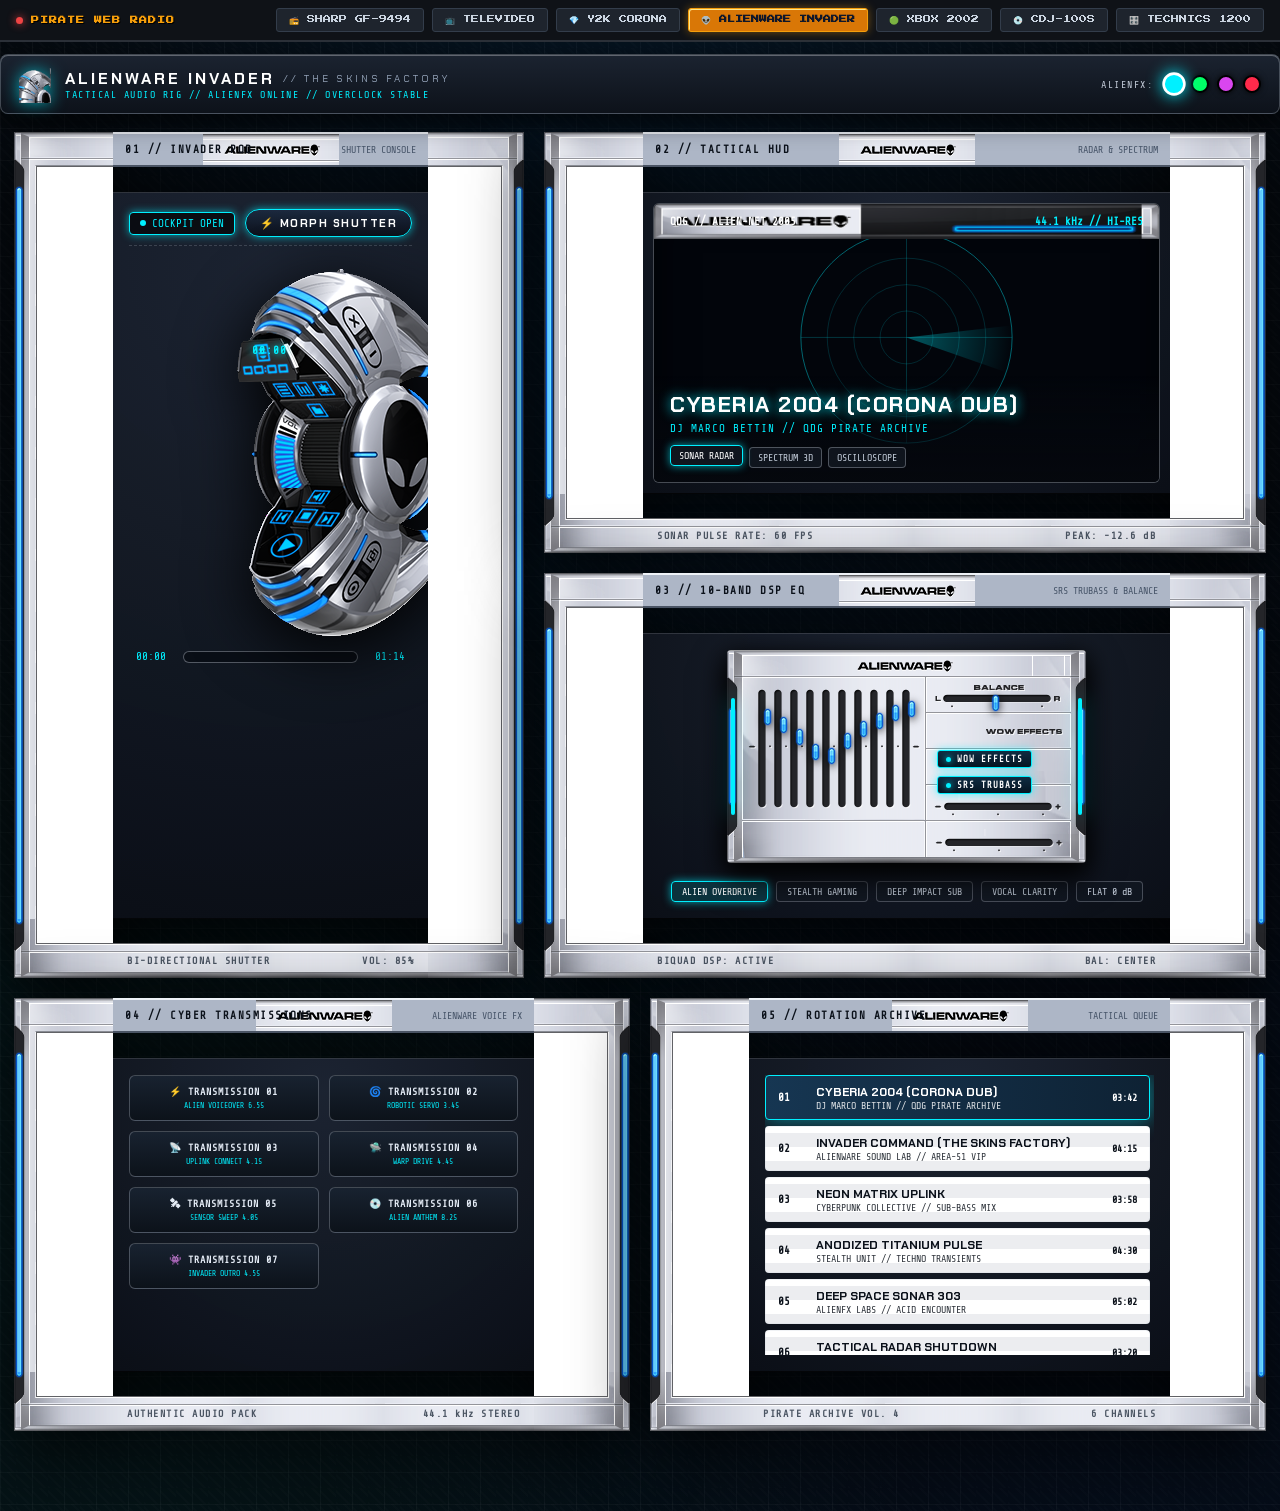
<file: alienware.html>
<!DOCTYPE html>
<html lang="it">
<head>
<meta charset="UTF-8">
<meta name="viewport" content="width=device-width, initial-scale=1.0">
<title>ALIENWARE INVADER // THE SKINS FACTORY</title>
<link href="https://fonts.googleapis.com/css2?family=Chakra+Petch:ital,wght@0,500;0,700;1,700&family=Press+Start+2P&family=Share+Tech+Mono&display=swap" rel="stylesheet">
<link rel="stylesheet" href="css/nav.css">
<link rel="stylesheet" href="css/alienware.css">
</head>
<body class="alienware-body" data-alienfx="cyan">

<!-- RETRO NAV SWITCHER -->
<nav class="retro-nav-bar">
    <div class="retro-nav-brand"><span class="live-dot"></span> PIRATE WEB RADIO</div>
    <div class="retro-nav-links">
        <a href="index.html" class="retro-nav-pill">📻 SHARP GF-9494</a>
        <a href="televideo.html" class="retro-nav-pill">📺 TELEVIDEO</a>
        <a href="corona.html" class="retro-nav-pill">💎 Y2K CORONA</a>
        <a href="alienware.html" class="retro-nav-pill active">👽 ALIENWARE INVADER</a>
        <a href="xbox.html" class="retro-nav-pill">🟢 XBOX 2002</a>
        <a href="cdj100s.html" class="retro-nav-pill">💿 CDJ-100S</a>
        <a href="technics.html" class="retro-nav-pill">🎛️ TECHNICS 1200</a>
    </div>
</nav>

<!-- CORE AUDIO STREAM -->
<audio id="alienware-audio" src="test-track.mp3" preload="auto" crossorigin="anonymous"></audio>

<!-- ==========================================================================
     ALIENWARE SYSTEM STATUS & ALIENFX LIGHTING COMMAND BAR
     ========================================================================== -->
<header class="alienware-header-bar">
    <div class="alienware-brand-cluster">
        <div class="alien-head-badge" id="alien-logo-head" title="Alienware Command Center // Clicca per sound test"></div>
        <div class="alienware-title-group">
            <h1>ALIENWARE INVADER <span style="font-size:10px; color:#94a3b8; font-weight:normal;">// THE SKINS FACTORY</span></h1>
            <div class="subline" id="alien-rig-status">TACTICAL AUDIO RIG // ALIENFX ONLINE // OVERCLOCK STABLE</div>
        </div>
    </div>

    <!-- AlienFX RGB Lighting Selector -->
    <div class="alienfx-control-cluster">
        <span class="alienfx-label">ALIENFX:</span>
        <div class="alienfx-swatches" role="group" aria-label="AlienFX Colorway">
            <button type="button" class="alienfx-swatch swatch-cyan active" data-color="cyan" title="Cyan Pulse"></button>
            <button type="button" class="alienfx-swatch swatch-green" data-color="green" title="Area-51 Matrix Green"></button>
            <button type="button" class="alienfx-swatch swatch-purple" data-color="purple" title="Aurora Plasma Purple"></button>
            <button type="button" class="alienfx-swatch swatch-red" data-color="red" title="Stealth Thermal Red"></button>
        </div>
    </div>
</header>

<!-- ==========================================================================
     MAIN BENTO GRID SHELL FRAMED IN ALIENWARE 9-SLICE LAPTOP ARMOR
     ========================================================================== -->
<main class="aw-grid-shell">

    <!-- ======================================================================
         MODULE 01: HERO INTERACTIVE INVADER POD (SHUTTER MORPH CONSOLE)
         ====================================================================== -->
    <section class="aw-armor-card bento-hero-pod" id="card-invader-pod">
        <div class="aw-frame-top">
            <div class="aw-top-l"></div>
            <div class="aw-top-m">
                <span class="aw-card-badge">01 // INVADER POD</span>
                <span style="font-family:'Share Tech Mono'; font-size:10px; color:#475569;">SHUTTER CONSOLE</span>
            </div>
            <div class="aw-top-r"></div>
        </div>

        <div class="aw-side-l"></div>
        <div class="aw-body-interior">
            <div class="invader-hero-stage">
                <!-- Pod Shutter Mode Bar -->
                <div class="pod-mode-bar">
                    <span class="pod-status-chip" id="pod-mode-status">
                        <span style="width:6px; height:6px; border-radius:50%; background:currentColor;"></span>
                        COCKPIT OPEN
                    </span>
                    <button type="button" class="pod-toggle-btn" id="btn-toggle-pod">
                        <span>⚡ MORPH SHUTTER</span>
                    </button>
                </div>

                <!-- Invader Pod (Toggles between closed preview.png and open main_back.png) -->
                <div class="invader-pod-chassis is-open" id="invader-pod-chassis">
                    <!-- Closed Shutter View (preview.png 253x378) -->
                    <div class="pod-closed-view" id="pod-shutter-closed" title="Clicca per aprire la console di comando"></div>

                    <!-- Open Cockpit Console (main_back.png 406x380) -->
                    <div class="pod-open-view" id="pod-cockpit-open">
                        <!-- Digital LCD Time Display -->
                        <div class="cockpit-lcd-time" id="pod-lcd-time">00:00</div>

                        <!-- 16-Step Curved Volume Arch (volume.png 560x85) -->
                        <div class="cockpit-volume-arch" id="pod-volume-arch" title="Clicca o trascina per regolare il volume"></div>

                        <!-- Transport Button Cluster over m_bot_no.png -->
                        <div class="cockpit-transport-group" id="pod-transports">
                            <button type="button" class="cockpit-btn btn-hit-mute" id="btn-pod-mute" title="Mute / Unmute"></button>
                            <button type="button" class="cockpit-btn btn-hit-prev" id="btn-pod-prev" title="Traccia Precedente"></button>
                            <button type="button" class="cockpit-btn btn-hit-stop" id="btn-pod-stop" title="Stop"></button>
                            <button type="button" class="cockpit-btn btn-hit-next" id="btn-pod-next" title="Traccia Successiva"></button>
                            <button type="button" class="cockpit-btn btn-hit-play" id="btn-pod-play" title="Play"></button>
                        </div>

                        <!-- Pause Overlay (m_pause_no.png) -->
                        <div class="cockpit-pause-overlay" id="pod-pause-overlay" title="Pausa"></div>
                    </div>
                </div>

                <!-- Scrubber Seek Bar below Pod -->
                <div class="invader-scrubber-bar">
                    <span class="time-readout" id="scrubber-time-cur">00:00</span>
                    <div class="scrubber-track-outer" id="invader-scrubber" title="Scrubbing traccia">
                        <div class="scrubber-track-fill" id="invader-scrubber-fill"></div>
                    </div>
                    <span class="time-readout" id="scrubber-time-tot">03:42</span>
                </div>
            </div>
        </div>
        <div class="aw-side-r"></div>

        <div class="aw-frame-bot">
            <div class="aw-bot-l"></div>
            <div class="aw-bot-m">
                <span class="aw-footer-telemetry">BI-DIRECTIONAL SHUTTER</span>
                <span class="aw-footer-telemetry" id="volume-pct-label">VOL: 85%</span>
            </div>
            <div class="aw-bot-r"></div>
        </div>
    </section>

    <!-- ======================================================================
         MODULE 02: TACTICAL HUD & RADAR VISUALIZER
         ====================================================================== -->
    <section class="aw-armor-card bento-tactical-hud" id="card-tactical-hud">
        <div class="aw-frame-top">
            <div class="aw-top-l"></div>
            <div class="aw-top-m">
                <span class="aw-card-badge">02 // TACTICAL HUD</span>
                <span style="font-family:'Share Tech Mono'; font-size:10px; color:#475569;">RADAR & SPECTRUM</span>
            </div>
            <div class="aw-top-r"></div>
        </div>

        <div class="aw-side-l"></div>
        <div class="aw-body-interior" style="padding:10px;">
            <div class="visualizer-hud-container" id="tactical-hud-stage">
                <!-- Authentic Alienware Metadata Bar (meta_back.png) -->
                <div class="hud-meta-header">
                    <span id="hud-stream-callsign">QDG // ALIEN-NET 2005</span>
                    <span id="hud-sample-rate" style="color:var(--fx-primary);">44.1 kHz // HI-RES</span>
                </div>

                <!-- Reactive 60FPS Canvas -->
                <canvas id="alien-radar-canvas"></canvas>

                <!-- Track Metadata & Mode Selector Bar -->
                <div class="hud-track-meta">
                    <div>
                        <h2 class="hud-title-line" id="hud-track-title">CYBERIA 2004 (CORONA DUB)</h2>
                        <div class="hud-artist-line" id="hud-track-artist">DJ MARCO BETTIN // QDG PIRATE ARCHIVE</div>
                    </div>

                    <div class="viz-mode-group">
                        <button type="button" class="viz-mode-chip active" data-mode="radar">SONAR RADAR</button>
                        <button type="button" class="viz-mode-chip" data-mode="spectrum">SPECTRUM 3D</button>
                        <button type="button" class="viz-mode-chip" data-mode="scope">OSCILLOSCOPE</button>
                    </div>
                </div>
            </div>
        </div>
        <div class="aw-side-r"></div>

        <div class="aw-frame-bot">
            <div class="aw-bot-l"></div>
            <div class="aw-bot-m">
                <span class="aw-footer-telemetry">SONAR PULSE RATE: 60 FPS</span>
                <span class="aw-footer-telemetry" id="hud-peak-db">PEAK: -INF dB</span>
            </div>
            <div class="aw-bot-r"></div>
        </div>
    </section>

    <!-- ======================================================================
         MODULE 03: 10-BAND BIQUAD EQUALIZER & SPATIAL PROCESSOR (eq_back.png)
         ====================================================================== -->
    <section class="aw-armor-card bento-hardware-eq" id="card-equalizer">
        <div class="aw-frame-top">
            <div class="aw-top-l"></div>
            <div class="aw-top-m">
                <span class="aw-card-badge">03 // 10-BAND DSP EQ</span>
                <span style="font-family:'Share Tech Mono'; font-size:10px; color:#475569;">SRS TRUBASS & BALANCE</span>
            </div>
            <div class="aw-top-r"></div>
        </div>

        <div class="aw-side-l"></div>
        <div class="aw-body-interior">
            <div class="eq-bay-wrapper">
                <!-- Authentic Alienware 359x213 Hardware Bay (eq_back.png) -->
                <div class="eq-hardware-panel" id="eq-hardware-panel">
                    <!-- 10 Vertical Fader Slots (populated by JS) -->
                    <div id="eq-slots-rack"></div>

                    <!-- Stereo Balance Slot -->
                    <div class="balance-slider-slot" id="eq-balance-slot" title="Bilanciamento Stereo L/R (Doppio click per centrare)">
                        <div class="balance-slider-thumb" id="balance-thumb"></div>
                    </div>

                    <!-- WOW Effects & SRS TruBass Toggles -->
                    <div class="eq-hardware-toggles">
                        <button type="button" class="eq-chip-btn active" id="btn-toggle-wow" title="Attiva/Disattiva WOW Spatial Enhancer">
                            <span class="eq-chip-dot"></span> WOW EFFECTS
                        </button>
                        <button type="button" class="eq-chip-btn active" id="btn-toggle-trubass" title="Attiva/Disattiva SRS TruBass Sub-Bass Boost">
                            <span class="eq-chip-dot"></span> SRS TRUBASS
                        </button>
                    </div>
                </div>

                <!-- Equalizer Presets Ribbon -->
                <div class="eq-preset-ribbon">
                    <button type="button" class="eq-preset-pill active" data-preset="0">ALIEN OVERDRIVE</button>
                    <button type="button" class="eq-preset-pill" data-preset="1">STEALTH GAMING</button>
                    <button type="button" class="eq-preset-pill" data-preset="2">DEEP IMPACT SUB</button>
                    <button type="button" class="eq-preset-pill" data-preset="3">VOCAL CLARITY</button>
                    <button type="button" class="eq-preset-pill" data-preset="4">FLAT 0 dB</button>
                </div>
            </div>
        </div>
        <div class="aw-side-r"></div>

        <div class="aw-frame-bot">
            <div class="aw-bot-l"></div>
            <div class="aw-bot-m">
                <span class="aw-footer-telemetry">BIQUAD DSP: ACTIVE</span>
                <span class="aw-footer-telemetry" id="eq-balance-readout">BAL: CENTER</span>
            </div>
            <div class="aw-bot-r"></div>
        </div>
    </section>

    <!-- ======================================================================
         MODULE 04: AUTHENTIC ALIENWARE VOICE FX / CYBER TRANSMISSIONS
         ====================================================================== -->
    <section class="aw-armor-card bento-voice-fx" id="card-voice-fx">
        <div class="aw-frame-top">
            <div class="aw-top-l"></div>
            <div class="aw-top-m">
                <span class="aw-card-badge">04 // CYBER TRANSMISSIONS</span>
                <span style="font-family:'Share Tech Mono'; font-size:10px; color:#475569;">ALIENWARE VOICE FX</span>
            </div>
            <div class="aw-top-r"></div>
        </div>

        <div class="aw-side-l"></div>
        <div class="aw-body-interior">
            <div class="voice-fx-grid">
                <button type="button" class="voice-fx-btn" data-sound="1">
                    <span class="voice-fx-title">⚡ TRANSMISSION 01</span>
                    <span class="voice-fx-badge">ALIEN VOICEOVER 6.5s</span>
                </button>
                <button type="button" class="voice-fx-btn" data-sound="2">
                    <span class="voice-fx-title">🌀 TRANSMISSION 02</span>
                    <span class="voice-fx-badge">ROBOTIC SERVO 3.4s</span>
                </button>
                <button type="button" class="voice-fx-btn" data-sound="3">
                    <span class="voice-fx-title">📡 TRANSMISSION 03</span>
                    <span class="voice-fx-badge">UPLINK CONNECT 4.1s</span>
                </button>
                <button type="button" class="voice-fx-btn" data-sound="4">
                    <span class="voice-fx-title">🛸 TRANSMISSION 04</span>
                    <span class="voice-fx-badge">WARP DRIVE 4.4s</span>
                </button>
                <button type="button" class="voice-fx-btn" data-sound="5">
                    <span class="voice-fx-title">🛰 TRANSMISSION 05</span>
                    <span class="voice-fx-badge">SENSOR SWEEP 4.0s</span>
                </button>
                <button type="button" class="voice-fx-btn" data-sound="6">
                    <span class="voice-fx-title">💿 TRANSMISSION 06</span>
                    <span class="voice-fx-badge">ALIEN ANTHEM 8.2s</span>
                </button>
                <button type="button" class="voice-fx-btn" data-sound="7">
                    <span class="voice-fx-title">👾 TRANSMISSION 07</span>
                    <span class="voice-fx-badge">INVADER OUTRO 4.5s</span>
                </button>
            </div>
        </div>
        <div class="aw-side-r"></div>

        <div class="aw-frame-bot">
            <div class="aw-bot-l"></div>
            <div class="aw-bot-m">
                <span class="aw-footer-telemetry">AUTHENTIC AUDIO PACK</span>
                <span class="aw-footer-telemetry">44.1 kHz STEREO</span>
            </div>
            <div class="aw-bot-r"></div>
        </div>
    </section>

    <!-- ======================================================================
         MODULE 05: TACTICAL ARCHIVE / ROTATION QUEUE
         ====================================================================== -->
    <section class="aw-armor-card bento-playlist" id="card-playlist">
        <div class="aw-frame-top">
            <div class="aw-top-l"></div>
            <div class="aw-top-m">
                <span class="aw-card-badge">05 // ROTATION ARCHIVE</span>
                <span style="font-family:'Share Tech Mono'; font-size:10px; color:#475569;">TACTICAL QUEUE</span>
            </div>
            <div class="aw-top-r"></div>
        </div>

        <div class="aw-side-l"></div>
        <div class="aw-body-interior">
            <div class="tactical-playlist-container" id="playlist-container">
                <!-- Populated dynamically by js/alienware/alienware.js -->
            </div>
        </div>
        <div class="aw-side-r"></div>

        <div class="aw-frame-bot">
            <div class="aw-bot-l"></div>
            <div class="aw-bot-m">
                <span class="aw-footer-telemetry">PIRATE ARCHIVE VOL. 4</span>
                <span class="aw-footer-telemetry">6 CHANNELS</span>
            </div>
            <div class="aw-bot-r"></div>
        </div>
    </section>

</main>

<script type="module" src="js/alienware/alienware.js"></script>
</body>
</html>
</file>
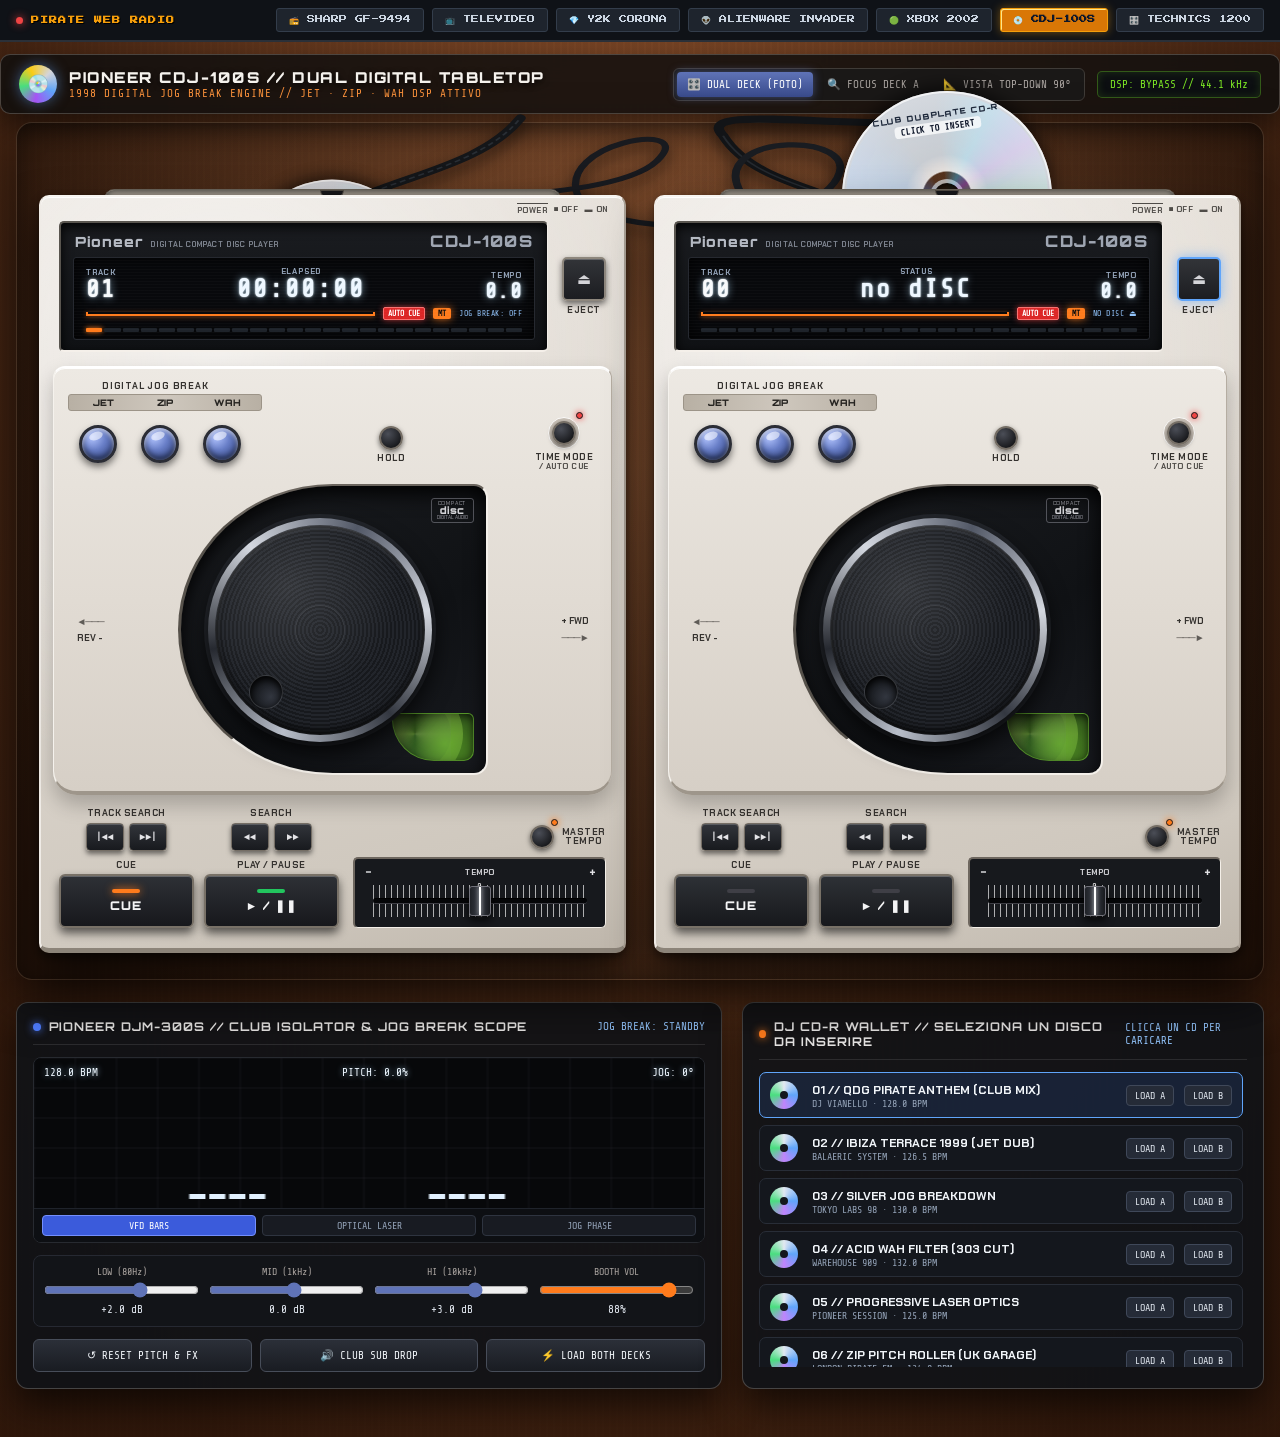
<file: cdj100s.html>
<!DOCTYPE html>
<html lang="it">
<head>
<meta charset="UTF-8">
<meta name="viewport" content="width=device-width, initial-scale=1.0">
<title>PIONEER CDJ-100S (1998) // DIGITAL COMPACT DISC PLAYER</title>
<link href="https://fonts.googleapis.com/css2?family=Chakra+Petch:ital,wght@0,500;0,700;1,700&family=Orbitron:wght@500;700;900&family=Press+Start+2P&family=Share+Tech+Mono&display=swap" rel="stylesheet">
<link rel="stylesheet" href="css/nav.css">
<link rel="stylesheet" href="css/cdj100s.css">
</head>
<body class="cdj-body">

<!-- RETRO NAV SWITCHER -->
<nav class="retro-nav-bar">
    <div class="retro-nav-brand"><span class="live-dot"></span> PIRATE WEB RADIO</div>
    <div class="retro-nav-links">
        <a href="index.html" class="retro-nav-pill">📻 SHARP GF-9494</a>
        <a href="televideo.html" class="retro-nav-pill">📺 TELEVIDEO</a>
        <a href="corona.html" class="retro-nav-pill">💎 Y2K CORONA</a>
        <a href="alienware.html" class="retro-nav-pill">👽 ALIENWARE INVADER</a>
        <a href="xbox.html" class="retro-nav-pill">🟢 XBOX 2002</a>
        <a href="cdj100s.html" class="retro-nav-pill active">💿 CDJ-100S</a>
        <a href="technics.html" class="retro-nav-pill">🎛️ TECHNICS 1200</a>
    </div>
</nav>

<!-- CORE WEB AUDIO ELEMENT -->
<audio id="cdj-audio" src="test-track.mp3" preload="auto" crossorigin="anonymous"></audio>

<!-- ==========================================================================
     TOP CLUB BOOTH SYSTEM HEADER
     ========================================================================== -->
<header class="cdj-booth-header">
    <div class="cdj-header-brand">
        <div class="cdj-badge-icon" id="cdj-laser-badge" title="Impulso Laser Ottico CDJ-100S">💿</div>
        <div class="cdj-title-group">
            <h1>PIONEER CDJ-100S // DUAL DIGITAL TABLETOP</h1>
            <div class="cdj-subtitle" id="cdj-booth-status">1998 DIGITAL JOG BREAK ENGINE // JET · ZIP · WAH DSP ATTIVO</div>
        </div>
    </div>

    <div class="cdj-header-controls">
        <div class="cdj-view-switcher" role="group" aria-label="Modalità Vista Console">
            <button type="button" class="cdj-view-btn active" data-layout="dual" id="btn-layout-dual">🎛️ DUAL DECK (FOTO)</button>
            <button type="button" class="cdj-view-btn" data-layout="single" id="btn-layout-single">🔍 FOCUS DECK A</button>
            <button type="button" class="cdj-view-btn" data-layout="rotated" id="btn-layout-rotated">📐 VISTA TOP-DOWN 90°</button>
        </div>
        <span class="cdj-telemetry-tag" id="cdj-dsp-readout">DSP: BYPASS // 44.1 kHz</span>
    </div>
</header>

<!-- ==========================================================================
     MAIN CLUB BOOTH WORKSPACE
     Includes Wooden Tabletop, Rear Power/RCA Cables, Dual Pioneer CDJ-100S Units,
     and Club Mixer / CD-R Wallet Console
     ========================================================================== -->
<main class="cdj-booth-stage" id="cdj-booth-stage">

    <!-- MOBILE QUICK DECK SWITCHER -->
    <div class="cdj-mobile-tabs">
        <button type="button" class="cdj-mob-tab active" data-mob-target="deckA">💿 DECK A (MASTER)</button>
        <button type="button" class="cdj-mob-tab" data-mob-target="deckB">💿 DECK B (TWIN)</button>
        <button type="button" class="cdj-mob-tab" data-mob-target="mixer">🎚️ MIXER & CD WALLET</button>
    </div>

    <!-- ======================================================================
         DUAL PIONEER CDJ-100S TABLETOP STAGE (Inspired by the Reference Photo)
         ====================================================================== -->
    <section class="cdj-twins-tabletop" id="cdj-twins-tabletop">

        <!-- AMBIENT REAR CABLES SVG (Black Power Cords & White/Red RCA Plugs like in Photo) -->
        <svg class="cdj-rear-cables-svg" viewBox="0 0 1200 220" preserveAspectRatio="none" aria-hidden="true">
            <!-- Black AC Power Cable Deck A -->
            <path d="M 280 210 C 280 95, 430 110, 485 10" fill="none" stroke="#141619" stroke-width="10" stroke-linecap="round"/>
            <path d="M 280 210 C 280 95, 430 110, 485 10" fill="none" stroke="#383e47" stroke-width="2" stroke-dasharray="6 4" opacity="0.6"/>
            <!-- White RCA Line Out Plug & Cable Deck A -->
            <rect x="332" y="175" width="14" height="36" rx="3" fill="#f1ece1" stroke="#b5ada0" stroke-width="1.5"/>
            <line x1="335" y1="184" x2="343" y2="184" stroke="#9c9283" stroke-width="1.5"/>
            <line x1="335" y1="190" x2="343" y2="190" stroke="#9c9283" stroke-width="1.5"/>
            <path d="M 339 175 C 345 105, 580 140, 620 65 C 650 15, 520 45, 540 120" fill="none" stroke="#181a1f" stroke-width="7" stroke-linecap="round"/>
            <!-- Black AC Power Cable Deck B -->
            <path d="M 850 210 C 855 110, 720 130, 680 35 C 650 -10, 790 25, 890 15" fill="none" stroke="#121417" stroke-width="10" stroke-linecap="round"/>
            <path d="M 850 210 C 855 110, 720 130, 680 35" fill="none" stroke="#383e47" stroke-width="2" opacity="0.5"/>
            <!-- Tangled Loop on Right (Matches Photo Cable Loops) -->
            <path d="M 540 120 C 565 185, 760 175, 790 95 C 815 30, 670 30, 695 110 C 715 170, 920 160, 980 65" fill="none" stroke="#191c21" stroke-width="7.5" stroke-linecap="round"/>
        </svg>

        <!-- ==================================================================
             UNIT 01 // PIONEER CDJ-100S — DECK A (MASTER STREAM)
             ================================================================== -->
        <article class="cdj100s-unit active-mobile-pane" id="cdj-unit-a" data-deck="A">

            <!-- FRONT/TOP SLOT-IN CD ANIMATION BAY -->
            <div class="cdj-slot-bay">
                <div class="cdj-slot-bezel">
                    <div class="cdj-slot-notch"></div>
                    <div class="cdj-slot-lip"></div>
                </div>
                <!-- Animated Iridescent Optical CD-R Disc -->
                <div class="cdj-optical-disc inserted" id="cdj-disc-a" title="Clicca per Inserire / Espellere il CD dal Deck A">
                    <div class="cd-rainbow-sheen"></div>
                    <div class="cd-label-ring">
                        <span class="cd-print-brand">QDG PIRATE CD-R</span>
                        <span class="cd-print-track" id="cd-disc-label-a">TRK 01 // 80 MIN</span>
                    </div>
                    <div class="cd-spindle-hole"></div>
                </div>
            </div>

            <!-- MAIN PEARL-SILVER CHAMPAGNE CHASSIS -->
            <div class="cdj-chassis">

                <!-- REAR POWER SWITCH CALLOUT (Top-Right Silkscreen like Photo) -->
                <div class="cdj-power-legend">
                    <span class="pwr-title">POWER</span>
                    <span class="pwr-state">■ OFF</span>
                    <span class="pwr-state">▬ ON</span>
                </div>

                <!-- ==========================================================
                     TOP SECTION: VFD DISPLAY + EJECT + TRANSPORT + PITCH
                     ========================================================== -->
                <div class="cdj-upper-deck">

                    <!-- VFD SCREEN MODULE (Pioneer DIGITAL COMPACT DISC PLAYER CDJ-100S) -->
                    <div class="cdj-vfd-housing">
                        <div class="cdj-vfd-branding">
                            <div class="pioneer-brand-left">
                                <span class="pioneer-wordmark">Pioneer</span>
                                <span class="pioneer-subtext">DIGITAL COMPACT DISC PLAYER</span>
                            </div>
                            <div class="cdj-model-wordmark">CDJ-100S</div>
                        </div>

                        <!-- RECESSED SMOKED VFD GLASS -->
                        <div class="cdj-vfd-screen" id="vfd-screen-a">
                            <div class="vfd-scanlines"></div>

                            <!-- VFD Top Row: TRACK | TIME / no DISC | TEMPO -->
                            <div class="vfd-main-row">
                                <div class="vfd-col-track">
                                    <span class="vfd-micro-label">TRACK</span>
                                    <span class="vfd-seg-digits track-digits" id="vfd-track-a">01</span>
                                </div>

                                <div class="vfd-col-time">
                                    <span class="vfd-micro-label" id="vfd-timemode-label-a">ELAPSED</span>
                                    <div class="vfd-seg-digits time-digits" id="vfd-time-a">00:00:00</div>
                                </div>

                                <div class="vfd-col-tempo">
                                    <span class="vfd-micro-label">TEMPO</span>
                                    <span class="vfd-seg-digits tempo-digits" id="vfd-tempo-a">0.0</span>
                                </div>
                            </div>

                            <!-- VFD Orange Accent Bracket + AUTO CUE + MT Badges -->
                            <div class="vfd-status-row">
                                <div class="vfd-orange-bracket"></div>
                                <span class="vfd-badge-autocue active" id="vfd-autocue-a">AUTO CUE</span>
                                <span class="vfd-badge-mt active" id="vfd-mt-a">MT</span>
                                <span class="vfd-badge-fx" id="vfd-fx-badge-a">JOG BREAK: OFF</span>
                            </div>

                            <!-- VFD Playing Address Dot-Matrix Bar / Mini Spectrum -->
                            <div class="vfd-address-bar" id="vfd-bar-a">
                                <!-- 24 LED segments generated/updated by JS -->
                            </div>
                        </div>
                    </div>

                    <!-- EJECT BUTTON (Next to VFD Screen) -->
                    <div class="cdj-eject-zone">
                        <button type="button" class="cdj-btn-eject" id="btn-eject-a" title="EJECT CD (Inserisci / Espelli Disco)">
                            <span class="eject-icon">⏏</span>
                        </button>
                        <span class="cdj-silk-label">EJECT</span>
                    </div>
                </div>

                <!-- ==========================================================
                     RAISED SCULPTED CENTRAL JOG & DIGITAL JOG BREAK HOUSING
                     ========================================================== -->
                <div class="cdj-sculpted-center">

                    <!-- DIGITAL JOG BREAK ROW (JET, ZIP, WAH + HOLD + TIME MODE/AUTO CUE) -->
                    <div class="cdj-jog-break-strip">
                        <div class="jog-break-header">
                            <span class="jb-title">DIGITAL JOG BREAK</span>
                            <div class="jb-metallic-bar">
                                <span>JET</span>
                                <span>ZIP</span>
                                <span>WAH</span>
                            </div>
                        </div>

                        <div class="jog-break-buttons-row">
                            <!-- 3 Signature Translucent Periwinkle-Blue Convex Buttons -->
                            <div class="jb-blue-trio">
                                <button type="button" class="cdj-jb-blue-btn" data-deck="A" data-fx="jet" id="btn-jet-a" title="JET (Flanger Doppler Sweep controllato dalla Jog Wheel)">
                                    <span class="jb-dome-shine"></span>
                                </button>
                                <button type="button" class="cdj-jb-blue-btn" data-deck="A" data-fx="zip" id="btn-zip-a" title="ZIP (Pitch-Bend / Time Warp controllato dalla Jog Wheel)">
                                    <span class="jb-dome-shine"></span>
                                </button>
                                <button type="button" class="cdj-jb-blue-btn" data-deck="A" data-fx="wah" id="btn-wah-a" title="WAH (Filtro Risonante Passa-Banda controllato dalla Jog Wheel)">
                                    <span class="jb-dome-shine"></span>
                                </button>
                            </div>

                            <!-- HOLD Button -->
                            <div class="jb-aux-group">
                                <button type="button" class="cdj-round-black-btn sm" id="btn-hold-a" title="HOLD (Congela il parametro dell'effetto Digital Jog Break)"></button>
                                <span class="cdj-silk-label">HOLD</span>
                            </div>

                            <!-- TIME MODE / AUTO CUE Button with White Ring & Red LED -->
                            <div class="jb-aux-group">
                                <div class="cdj-white-ring-bezel">
                                    <span class="cdj-micro-led on" id="led-autocue-a"></span>
                                    <button type="button" class="cdj-round-black-btn sm" id="btn-timemode-a" title="TIME MODE (Elapsed / Remain) & AUTO CUE"></button>
                                </div>
                                <span class="cdj-silk-label stacked">TIME MODE<br><em>/ AUTO CUE</em></span>
                            </div>
                        </div>
                    </div>

                    <!-- RECESSED BLACK JOG WELL + GREEN CD PRISM WINDOW + 10CM JOG DIAL -->
                    <div class="cdj-jog-section">
                        <!-- Left REV - Silkscreen Arrow -->
                        <div class="cdj-jog-dir left">
                            <span class="dir-arrow">◄───</span>
                            <span class="dir-text">REV <strong>-</strong></span>
                        </div>

                        <!-- Black Contoured Platter Well -->
                        <div class="cdj-jog-black-well">
                            <!-- Compact Disc Digital Audio Emblem -->
                            <div class="cdj-compact-disc-logo">
                                <span class="disc-word">COMPACT</span>
                                <span class="disc-big">disc</span>
                                <span class="disc-sub">DIGITAL AUDIO</span>
                            </div>

                            <!-- Iconic Green Translucent CD Reflection Window (Bottom Right of Well) -->
                            <div class="cdj-green-prism-window" id="prism-window-a" title="Finestra Ottica Verde CDJ-100S">
                                <div class="prism-cd-edge spinning" id="prism-disc-a"></div>
                                <div class="prism-green-glow"></div>
                            </div>

                            <!-- 10CM TACTILE JOG WHEEL -->
                            <div class="cdj-jog-wheel" id="jog-wheel-a" data-deck="A" role="slider" aria-label="Jog Dial Deck A" tabindex="0">
                                <div class="jog-chrome-rim"></div>
                                <div class="jog-grooved-platter" id="jog-rotor-a">
                                    <!-- Finger Dimple -->
                                    <div class="jog-finger-dimple"></div>
                                    <div class="jog-center-cap"></div>
                                </div>
                            </div>
                        </div>

                        <!-- Right FWD + Silkscreen Arrow -->
                        <div class="cdj-jog-dir right">
                            <span class="dir-text"><strong>+</strong> FWD</span>
                            <span class="dir-arrow">───►</span>
                        </div>
                    </div>
                </div>

                <!-- ==========================================================
                     BOTTOM / SIDE TRANSPORT & TEMPO CONTROLS
                     Left: Track Search, Search, Cue, Play/Pause
                     Right: Master Tempo + High-Precision Tempo Slider
                     ========================================================== -->
                <div class="cdj-bottom-controls">

                    <!-- LEFT TRANSPORT CLUSTER -->
                    <div class="cdj-transport-cluster">
                        <!-- Search & Track Search 2x2 Matrix -->
                        <div class="cdj-search-matrix">
                            <div class="search-pair-group">
                                <span class="cdj-silk-label">TRACK SEARCH</span>
                                <div class="search-btn-pair">
                                    <button type="button" class="cdj-sq-btn" id="btn-prev-a" title="Traccia Precedente |◄◄">|◄◄</button>
                                    <button type="button" class="cdj-sq-btn" id="btn-next-a" title="Traccia Successiva ►►|">►►|</button>
                                </div>
                            </div>

                            <div class="search-pair-group">
                                <span class="cdj-silk-label">SEARCH</span>
                                <div class="search-btn-pair">
                                    <button type="button" class="cdj-sq-btn" id="btn-rew-a" title="Scrub Indietro ◄◄">◄◄</button>
                                    <button type="button" class="cdj-sq-btn" id="btn-ff-a" title="Scrub Avanti ►►">►►</button>
                                </div>
                            </div>
                        </div>

                        <!-- Large Rectangular CUE & PLAY/PAUSE Tactile Buttons -->
                        <div class="cdj-main-transport-pair">
                            <div class="transport-big-wrap">
                                <span class="cdj-silk-label">CUE</span>
                                <button type="button" class="cdj-big-rect-btn cue-btn" id="btn-cue-a" title="CUE (Memorizza / Torna al Punto di Cue)">
                                    <span class="btn-led-strip cue-led" id="led-cue-a"></span>
                                    <span class="btn-caption">CUE</span>
                                </button>
                            </div>

                            <div class="transport-big-wrap">
                                <span class="cdj-silk-label">PLAY / PAUSE</span>
                                <button type="button" class="cdj-big-rect-btn play-btn" id="btn-play-a" title="PLAY / PAUSE ►/❚❚">
                                    <span class="btn-led-strip play-led" id="led-play-a"></span>
                                    <span class="btn-caption">► / ❚❚</span>
                                </button>
                            </div>
                        </div>
                    </div>

                    <!-- RIGHT TEMPO & MASTER TEMPO SECTION -->
                    <div class="cdj-tempo-cluster">
                        <!-- Master Tempo Round Button -->
                        <div class="cdj-mt-wrap">
                            <div class="mt-btn-holder">
                                <span class="cdj-micro-led orange on" id="led-mt-btn-a"></span>
                                <button type="button" class="cdj-round-black-btn" id="btn-mt-a" title="MASTER TEMPO (Blocca la tonalità musicale mentre cambi i BPM)"></button>
                            </div>
                            <span class="cdj-silk-label stacked">MASTER<br>TEMPO</span>
                        </div>

                        <!-- Precision Slotted Tempo Fader (±10%) -->
                        <div class="cdj-pitch-fader-box">
                            <div class="pitch-scale-header">
                                <span class="pitch-sign">−</span>
                                <span class="cdj-silk-label">TEMPO</span>
                                <span class="pitch-sign">+</span>
                            </div>

                            <div class="cdj-fader-well" id="pitch-well-a">
                                <div class="fader-tick-scale">
                                    <span class="center-zero-mark">0</span>
                                </div>
                                <div class="fader-slot-groove"></div>
                                <input type="range" class="cdj-pitch-input" id="pitch-slider-a" min="-10" max="10" step="0.1" value="0" aria-label="Pitch Tempo Deck A">
                                <div class="cdj-fader-cap" id="pitch-cap-a" style="left: 50%;">
                                    <span class="cap-white-line"></span>
                                </div>
                            </div>
                        </div>
                    </div>

                </div><!-- /.cdj-bottom-controls -->

            </div><!-- /.cdj-chassis -->
        </article>

        <!-- ==================================================================
             UNIT 02 // PIONEER CDJ-100S — DECK B (PHOTO TWIN / DUB SAMPLER)
             Starts in iconic "00 no dISC 0.0" mode just like the reference photo,
             and can load any CD track or trigger live DJ Dub Samples!
             ================================================================== -->
        <article class="cdj100s-unit" id="cdj-unit-b" data-deck="B">

            <!-- FRONT/TOP SLOT-IN CD ANIMATION BAY -->
            <div class="cdj-slot-bay">
                <div class="cdj-slot-bezel">
                    <div class="cdj-slot-notch"></div>
                    <div class="cdj-slot-lip"></div>
                </div>
                <!-- Animated Iridescent Optical CD-R Disc (Starts Ejected like Photo!) -->
                <div class="cdj-optical-disc ejected" id="cdj-disc-b" title="Clicca per Inserire il CD nel Deck B!">
                    <div class="cd-rainbow-sheen"></div>
                    <div class="cd-label-ring">
                        <span class="cd-print-brand">CLUB DUBPLATE CD-R</span>
                        <span class="cd-print-track" id="cd-disc-label-b">CLICK TO INSERT</span>
                    </div>
                    <div class="cd-spindle-hole"></div>
                </div>
            </div>

            <!-- MAIN PEARL-SILVER CHAMPAGNE CHASSIS -->
            <div class="cdj-chassis">

                <!-- REAR POWER SWITCH CALLOUT -->
                <div class="cdj-power-legend">
                    <span class="pwr-title">POWER</span>
                    <span class="pwr-state">■ OFF</span>
                    <span class="pwr-state">▬ ON</span>
                </div>

                <!-- TOP SECTION: VFD DISPLAY + EJECT -->
                <div class="cdj-upper-deck">

                    <!-- VFD SCREEN MODULE -->
                    <div class="cdj-vfd-housing">
                        <div class="cdj-vfd-branding">
                            <div class="pioneer-brand-left">
                                <span class="pioneer-wordmark">Pioneer</span>
                                <span class="pioneer-subtext">DIGITAL COMPACT DISC PLAYER</span>
                            </div>
                            <div class="cdj-model-wordmark">CDJ-100S</div>
                        </div>

                        <!-- RECESSED SMOKED VFD GLASS (Shows exact "00 no dISC 0.0" from photo until loaded!) -->
                        <div class="cdj-vfd-screen" id="vfd-screen-b">
                            <div class="vfd-scanlines"></div>

                            <div class="vfd-main-row">
                                <div class="vfd-col-track">
                                    <span class="vfd-micro-label">TRACK</span>
                                    <span class="vfd-seg-digits track-digits" id="vfd-track-b">00</span>
                                </div>

                                <div class="vfd-col-time">
                                    <span class="vfd-micro-label" id="vfd-timemode-label-b">STATUS</span>
                                    <div class="vfd-seg-digits time-digits" id="vfd-time-b">no dISC</div>
                                </div>

                                <div class="vfd-col-tempo">
                                    <span class="vfd-micro-label">TEMPO</span>
                                    <span class="vfd-seg-digits tempo-digits" id="vfd-tempo-b">0.0</span>
                                </div>
                            </div>

                            <div class="vfd-status-row">
                                <div class="vfd-orange-bracket"></div>
                                <span class="vfd-badge-autocue active" id="vfd-autocue-b">AUTO CUE</span>
                                <span class="vfd-badge-mt active" id="vfd-mt-b">MT</span>
                                <span class="vfd-badge-fx" id="vfd-fx-badge-b">INSERT CD ⏏</span>
                            </div>

                            <div class="vfd-address-bar" id="vfd-bar-b"></div>
                        </div>
                    </div>

                    <!-- EJECT / INSERT BUTTON -->
                    <div class="cdj-eject-zone">
                        <button type="button" class="cdj-btn-eject pulse-hint" id="btn-eject-b" title="Inserisci / Espelli CD nel Deck B">
                            <span class="eject-icon">⏏</span>
                        </button>
                        <span class="cdj-silk-label">EJECT</span>
                    </div>
                </div>

                <!-- RAISED SCULPTED CENTRAL JOG & DIGITAL JOG BREAK HOUSING -->
                <div class="cdj-sculpted-center">

                    <!-- DIGITAL JOG BREAK ROW -->
                    <div class="cdj-jog-break-strip">
                        <div class="jog-break-header">
                            <span class="jb-title">DIGITAL JOG BREAK</span>
                            <div class="jb-metallic-bar">
                                <span>JET</span>
                                <span>ZIP</span>
                                <span>WAH</span>
                            </div>
                        </div>

                        <div class="jog-break-buttons-row">
                            <div class="jb-blue-trio">
                                <button type="button" class="cdj-jb-blue-btn" data-deck="B" data-fx="jet" id="btn-jet-b" title="JET (Flanger Doppler Sweep)">
                                    <span class="jb-dome-shine"></span>
                                </button>
                                <button type="button" class="cdj-jb-blue-btn" data-deck="B" data-fx="zip" id="btn-zip-b" title="ZIP (Pitch-Bend / Time Warp)">
                                    <span class="jb-dome-shine"></span>
                                </button>
                                <button type="button" class="cdj-jb-blue-btn" data-deck="B" data-fx="wah" id="btn-wah-b" title="WAH (Filtro Risonante Passa-Banda)">
                                    <span class="jb-dome-shine"></span>
                                </button>
                            </div>

                            <div class="jb-aux-group">
                                <button type="button" class="cdj-round-black-btn sm" id="btn-hold-b" title="HOLD DSP"></button>
                                <span class="cdj-silk-label">HOLD</span>
                            </div>

                            <div class="jb-aux-group">
                                <div class="cdj-white-ring-bezel">
                                    <span class="cdj-micro-led on" id="led-autocue-b"></span>
                                    <button type="button" class="cdj-round-black-btn sm" id="btn-timemode-b" title="TIME MODE / AUTO CUE"></button>
                                </div>
                                <span class="cdj-silk-label stacked">TIME MODE<br><em>/ AUTO CUE</em></span>
                            </div>
                        </div>
                    </div>

                    <!-- RECESSED BLACK JOG WELL + GREEN CD PRISM WINDOW + 10CM JOG DIAL -->
                    <div class="cdj-jog-section">
                        <div class="cdj-jog-dir left">
                            <span class="dir-arrow">◄───</span>
                            <span class="dir-text">REV <strong>-</strong></span>
                        </div>

                        <div class="cdj-jog-black-well">
                            <div class="cdj-compact-disc-logo">
                                <span class="disc-word">COMPACT</span>
                                <span class="disc-big">disc</span>
                                <span class="disc-sub">DIGITAL AUDIO</span>
                            </div>

                            <!-- Iconic Green Translucent CD Reflection Window -->
                            <div class="cdj-green-prism-window" id="prism-window-b" title="Finestra Ottica Verde CDJ-100S">
                                <div class="prism-cd-edge" id="prism-disc-b"></div>
                                <div class="prism-green-glow"></div>
                            </div>

                            <!-- 10CM TACTILE JOG WHEEL -->
                            <div class="cdj-jog-wheel" id="jog-wheel-b" data-deck="B" role="slider" aria-label="Jog Dial Deck B" tabindex="0">
                                <div class="jog-chrome-rim"></div>
                                <div class="jog-grooved-platter" id="jog-rotor-b">
                                    <div class="jog-finger-dimple"></div>
                                    <div class="jog-center-cap"></div>
                                </div>
                            </div>
                        </div>

                        <div class="cdj-jog-dir right">
                            <span class="dir-text"><strong>+</strong> FWD</span>
                            <span class="dir-arrow">───►</span>
                        </div>
                    </div>
                </div>

                <!-- BOTTOM TRANSPORT & TEMPO CONTROLS -->
                <div class="cdj-bottom-controls">
                    <div class="cdj-transport-cluster">
                        <div class="cdj-search-matrix">
                            <div class="search-pair-group">
                                <span class="cdj-silk-label">TRACK SEARCH</span>
                                <div class="search-btn-pair">
                                    <button type="button" class="cdj-sq-btn" id="btn-prev-b" title="Traccia Precedente |◄◄">|◄◄</button>
                                    <button type="button" class="cdj-sq-btn" id="btn-next-b" title="Traccia Successiva ►►|">►►|</button>
                                </div>
                            </div>

                            <div class="search-pair-group">
                                <span class="cdj-silk-label">SEARCH</span>
                                <div class="search-btn-pair">
                                    <button type="button" class="cdj-sq-btn" id="btn-rew-b" title="Scrub Indietro ◄◄">◄◄</button>
                                    <button type="button" class="cdj-sq-btn" id="btn-ff-b" title="Scrub Avanti ►►">►►</button>
                                </div>
                            </div>
                        </div>

                        <div class="cdj-main-transport-pair">
                            <div class="transport-big-wrap">
                                <span class="cdj-silk-label">CUE</span>
                                <button type="button" class="cdj-big-rect-btn cue-btn" id="btn-cue-b" title="CUE / Synth Dub Siren">
                                    <span class="btn-led-strip cue-led" id="led-cue-b"></span>
                                    <span class="btn-caption">CUE</span>
                                </button>
                            </div>

                            <div class="transport-big-wrap">
                                <span class="cdj-silk-label">PLAY / PAUSE</span>
                                <button type="button" class="cdj-big-rect-btn play-btn" id="btn-play-b" title="PLAY / PAUSE Deck B">
                                    <span class="btn-led-strip play-led" id="led-play-b"></span>
                                    <span class="btn-caption">► / ❚❚</span>
                                </button>
                            </div>
                        </div>
                    </div>

                    <div class="cdj-tempo-cluster">
                        <div class="cdj-mt-wrap">
                            <div class="mt-btn-holder">
                                <span class="cdj-micro-led orange on" id="led-mt-btn-b"></span>
                                <button type="button" class="cdj-round-black-btn" id="btn-mt-b" title="MASTER TEMPO Deck B"></button>
                            </div>
                            <span class="cdj-silk-label stacked">MASTER<br>TEMPO</span>
                        </div>

                        <div class="cdj-pitch-fader-box">
                            <div class="pitch-scale-header">
                                <span class="pitch-sign">−</span>
                                <span class="cdj-silk-label">TEMPO</span>
                                <span class="pitch-sign">+</span>
                            </div>

                            <div class="cdj-fader-well" id="pitch-well-b">
                                <div class="fader-tick-scale">
                                    <span class="center-zero-mark">0</span>
                                </div>
                                <div class="fader-slot-groove"></div>
                                <input type="range" class="cdj-pitch-input" id="pitch-slider-b" min="-10" max="10" step="0.1" value="0" aria-label="Pitch Tempo Deck B">
                                <div class="cdj-fader-cap" id="pitch-cap-b" style="left: 50%;">
                                    <span class="cap-white-line"></span>
                                </div>
                            </div>
                        </div>
                    </div>
                </div><!-- /.cdj-bottom-controls -->

            </div><!-- /.cdj-chassis -->
        </article>

    </section><!-- /.cdj-twins-tabletop -->

    <!-- ======================================================================
         LOWER BENTO CONSOLE:
         1. DJM-300 CLUB MIXER & DIGITAL JOG BREAK OSCILLOSCOPE
         2. PIONEER CD WALLET CASE (8 COMPACT DISCS READY TO SLIDE IN)
         ====================================================================== -->
    <section class="cdj-club-console-grid" id="cdj-mixer-pane">

        <!-- MODULE A: DJM-300 2-CHANNEL ISOLATOR MIXER & VFD SPECTRUM -->
        <div class="cdj-console-card mixer-card">
            <div class="console-card-header">
                <div class="cc-title-wrap">
                    <span class="cc-led-dot"></span>
                    <h2>PIONEER DJM-300S // CLUB ISOLATOR &amp; JOG BREAK SCOPE</h2>
                </div>
                <div class="cc-mode-Readout" id="scope-fx-status">JOG BREAK: STANDBY</div>
            </div>

            <div class="mixer-console-body">
                <!-- REAL-TIME VFD SPECTRUM & JOG BREAK WAVEFORM CANVAS -->
                <div class="cdj-vfd-scope-box">
                    <canvas id="cdj-scope-canvas" width="520" height="150"></canvas>
                    <div class="scope-overlay-hud">
                        <span id="hud-bpm-readout">128.0 BPM</span>
                        <span id="hud-pitch-readout">PITCH: +0.0%</span>
                        <span id="hud-jog-angle">JOG: 0°</span>
                    </div>
                    <div class="scope-mode-Row">
                        <button type="button" class="scope-mode-btn active" data-viz="vfd">VFD BARS</button>
                        <button type="button" class="scope-mode-btn" data-viz="laser">OPTICAL LASER</button>
                        <button type="button" class="scope-mode-btn" data-viz="phase">JOG PHASE</button>
                    </div>
                </div>

                <!-- 3-BAND ROTARY ISOLATOR EQ + MASTER VOLUME + DUB SIREN PADS -->
                <div class="djm-controls-strip">
                    <div class="djm-eq-knobs">
                        <div class="djm-knob-col">
                            <label for="eq-low">LOW (80Hz)</label>
                            <input type="range" id="eq-low" class="djm-slider" min="-15" max="12" step="0.5" value="2">
                            <span class="djm-val" id="val-eq-low">+2.0 dB</span>
                        </div>
                        <div class="djm-knob-col">
                            <label for="eq-mid">MID (1kHz)</label>
                            <input type="range" id="eq-mid" class="djm-slider" min="-15" max="12" step="0.5" value="0">
                            <span class="djm-val" id="val-eq-mid">0.0 dB</span>
                        </div>
                        <div class="djm-knob-col">
                            <label for="eq-high">HI (10kHz)</label>
                            <input type="range" id="eq-high" class="djm-slider" min="-15" max="12" step="0.5" value="3">
                            <span class="djm-val" id="val-eq-high">+3.0 dB</span>
                        </div>
                        <div class="djm-knob-col">
                            <label for="master-vol">BOOTH VOL</label>
                            <input type="range" id="master-vol" class="djm-slider vol" min="0" max="100" step="1" value="88">
                            <span class="djm-val" id="val-master-vol">88%</span>
                        </div>
                    </div>

                    <!-- Club Booth Sound FX & Quick Reset Row -->
                    <div class="djm-utility-row">
                        <button type="button" class="djm-action-btn" id="btn-reset-dsp">↺ RESET PITCH &amp; FX</button>
                        <button type="button" class="djm-action-btn" id="btn-club-horn">🔊 CLUB SUB DROP</button>
                        <button type="button" class="djm-action-btn" id="btn-sync-decks">⚡ LOAD BOTH DECKS</button>
                    </div>
                </div>
            </div>
        </div>

        <!-- MODULE B: CD-R DJ WALLET (8 COMPACT DISCS) -->
        <div class="cdj-console-card wallet-card">
            <div class="console-card-header">
                <div class="cc-title-wrap">
                    <span class="cc-led-dot orange"></span>
                    <h2>DJ CD-R WALLET // SELEZIONA UN DISCO DA INSERIRE</h2>
                </div>
                <span class="wallet-hint">CLICCA UN CD PER CARICARE</span>
            </div>

            <div class="cd-wallet-list" id="cd-wallet-list">
                <!-- Populated dynamically by js/cdj100s/cdj100s.js -->
            </div>
        </div>

    </section>

</main>

<script src="js/cdj100s/cdj100s.js"></script>
</body>
</html>
</file>
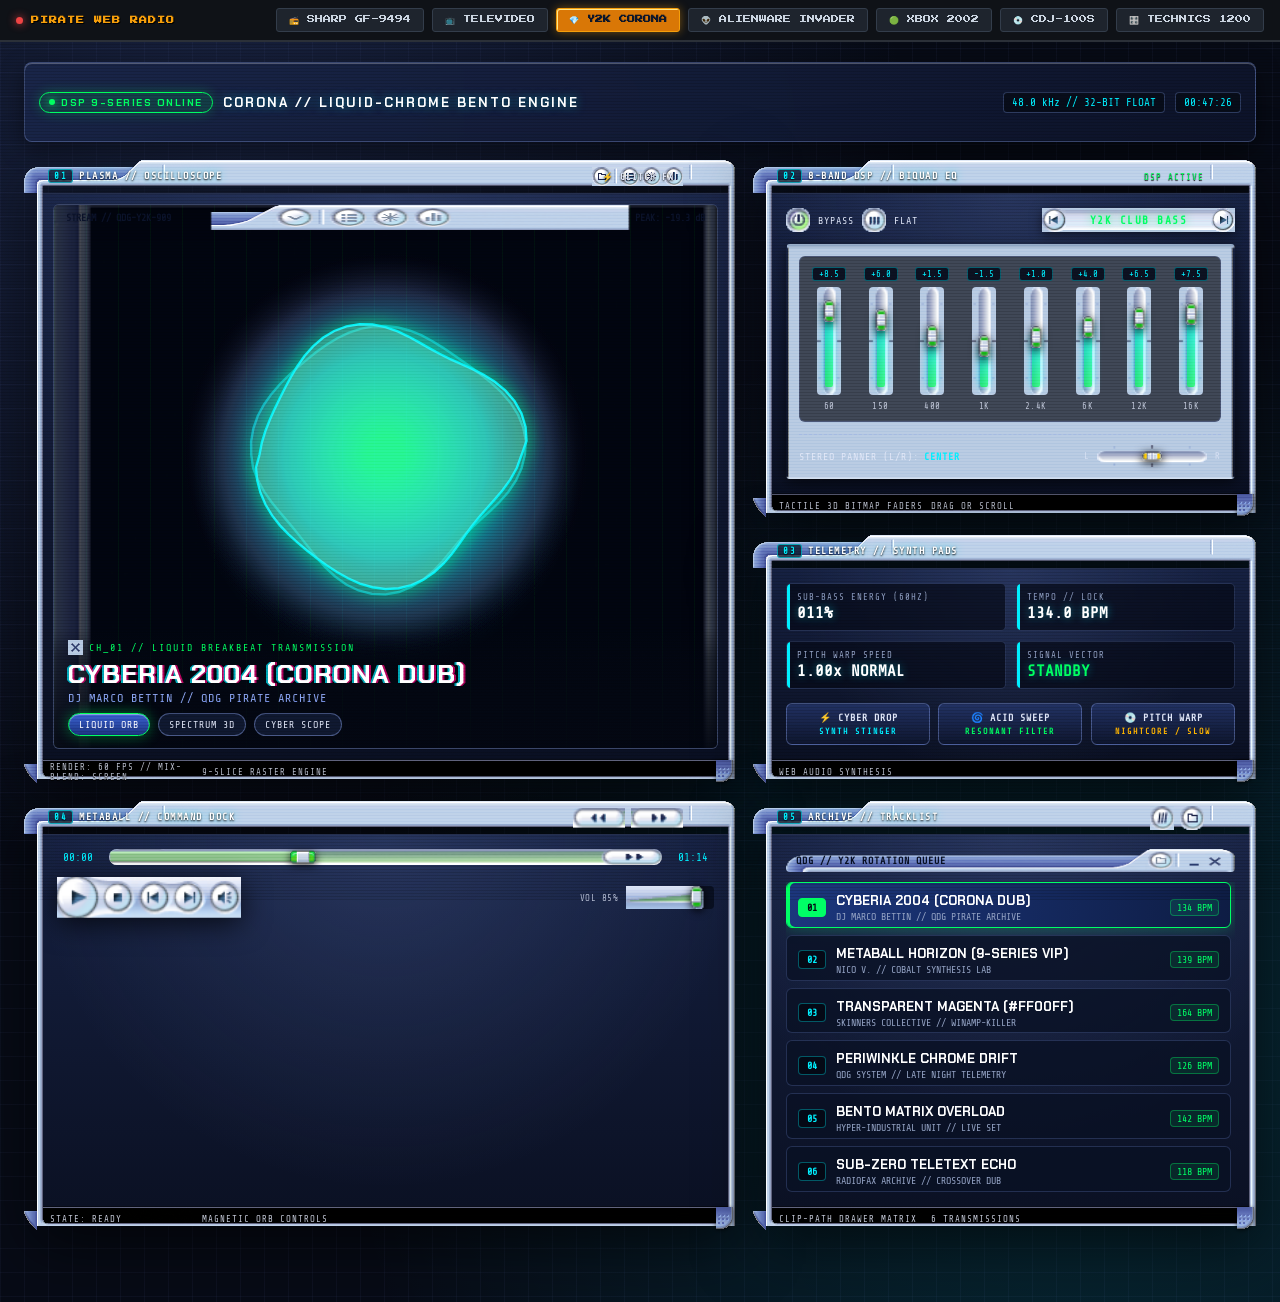
<file: corona.html>
<!DOCTYPE html>
<html lang="it">
<head>
<meta charset="UTF-8">
<meta name="viewport" content="width=device-width, initial-scale=1.0">
<title>Y2K CORONA // 9-SERIES LIQUID CHROME BENTO RADIO</title>
<link href="https://fonts.googleapis.com/css2?family=Chakra+Petch:ital,wght@0,500;0,700;1,700&family=Press+Start+2P&family=Share+Tech+Mono&display=swap" rel="stylesheet">
<link rel="stylesheet" href="css/nav.css">
<link rel="stylesheet" href="css/corona.css">
</head>
<body class="corona-body">

<!-- RETRO NAV SWITCHER -->
<nav class="retro-nav-bar">
    <div class="retro-nav-brand"><span class="live-dot"></span> PIRATE WEB RADIO</div>
    <div class="retro-nav-links">
        <a href="index.html" class="retro-nav-pill">📻 SHARP GF-9494</a>
        <a href="televideo.html" class="retro-nav-pill">📺 TELEVIDEO</a>
        <a href="corona.html" class="retro-nav-pill active">💎 Y2K CORONA</a>
        <a href="alienware.html" class="retro-nav-pill">👽 ALIENWARE INVADER</a>
        <a href="xbox.html" class="retro-nav-pill">🟢 XBOX 2002</a>
        <a href="cdj100s.html" class="retro-nav-pill">💿 CDJ-100S</a>
        <a href="technics.html" class="retro-nav-pill">🎛️ TECHNICS 1200</a>
    </div>
</nav>

<!-- CORE WEB AUDIO STREAM SOURCE -->
<audio id="corona-audio" src="test-track.mp3" preload="auto" crossorigin="anonymous"></audio>

<!-- ==========================================================================
     MOBILE-FIRST Y2K BENTO GRID SHELL
     Assembled from authentic 2004 WMP9 "Corona" 9-Slice Bitmap Fragments
     ========================================================================== -->
<main class="y2k-bento-shell" id="bento-shell">

    <!-- SYSTEM TELEMETRY BAR -->
    <header class="y2k-system-bar">
        <div class="sys-brand-cluster">
            <span class="sys-badge-pill"><span class="sys-badge-dot"></span> DSP 9-SERIES ONLINE</span>
            <span class="sys-title-glitch" id="sys-header-status">CORONA // LIQUID-CHROME BENTO ENGINE</span>
        </div>
        <div class="sys-telemetry-cluster">
            <span class="sys-telemetry-chip" id="sys-sample-rate">48.0 kHz // 32-BIT FLOAT</span>
            <span class="sys-telemetry-chip" id="sys-clock-readout">00:00:00</span>
        </div>
    </header>

    <!-- ======================================================================
         MODULE 01: HOLOGRAPHIC PLASMA & CYBER-OSCILLOSCOPE STAGE
         Framed with 9-Slice Corona Chrome Rails + minimize_video_background.png
         ====================================================================== -->
    <section class="corona-9slice-card bento-visualizer-card" id="card-visualizer">
        <!-- 9-SLICE TOP CHROME RAIL -->
        <div class="c9-top-bar">
            <div class="c9-top-left">
                <span class="c9-card-tag"><span class="c9-card-index">01</span> PLASMA // OSCILLOSCOPE</span>
            </div>
            <div class="c9-top-middle">
                <button type="button" class="bitmap-capsule-left magnetic-target" id="btn-glitch-burst" title="Innesca Glitch Cromatica & Bass Drop">
                    ⚡ GLITCH FX
                </button>
            </div>
            <div class="c9-top-right"></div>
        </div>

        <!-- 9-SLICE MIDDLE ROW -->
        <div class="c9-mid-left"></div>
        <div class="c9-mid-body" style="padding: 10px;">
            <div class="visualizer-stage-wrap" id="visualizer-stage">
                <!-- Authentic Corona Slide-In Top Metallic Bar -->
                <div class="visualizer-top-slide-bar">
                    <span id="viz-stream-code">STREAM // QDG-Y2K-909</span>
                    <span id="viz-peak-db">PEAK: -INF dB</span>
                </div>

                <!-- High-FPS Web Audio Reactive Canvas -->
                <canvas id="y2k-plasma-canvas"></canvas>

                <!-- Original Corona Video Bezel Slice (mix-blend-mode: screen) -->
                <div class="visualizer-corona-bezel"></div>

                <!-- Interactive Cursor-Tracking Holographic Grid (mix-blend-mode: color-dodge) -->
                <div class="visualizer-holo-grid" id="viz-holo-grid"></div>

                <!-- Floating Glitch HUD & Mode Selector -->
                <div class="visualizer-hud-overlay">
                    <div class="hud-station-row">
                        <div>
                            <div class="hud-now-playing-kicker">
                                <img src="assets/corona/equalizer_feature.png" alt="" width="15" height="15">
                                <span id="hud-channel-tag">CH_01 // LIQUID BREAKBEAT TRANSMISSION</span>
                            </div>
                            <h1 class="hud-track-title" id="hud-track-title">CYBERIA 2004 (CORONA DUB)</h1>
                            <div class="hud-artist-sub" id="hud-artist-sub">DJ MARCO BETTIN // QDG PIRATE ARCHIVE</div>
                        </div>

                        <div class="viz-mode-bar" role="group" aria-label="Modalità Visualizzatore">
                            <button type="button" class="viz-mode-btn active magnetic-target" data-viz-mode="plasma">LIQUID ORB</button>
                            <button type="button" class="viz-mode-btn magnetic-target" data-viz-mode="matrix">SPECTRUM 3D</button>
                            <button type="button" class="viz-mode-btn magnetic-target" data-viz-mode="scope">CYBER SCOPE</button>
                        </div>
                    </div>
                </div>
            </div>
        </div>
        <div class="c9-mid-right"></div>

        <!-- 9-SLICE BOTTOM CHROME RAIL + GRIPPY -->
        <div class="c9-bottom-bar">
            <div class="c9-bottom-left">
                <span class="c9-footer-meta" id="viz-fps-counter">RENDER: 60 FPS // MIX-BLEND: SCREEN</span>
            </div>
            <div class="c9-bottom-middle">
                <span class="c9-footer-meta">9-SLICE RASTER ENGINE</span>
            </div>
            <div class="c9-bottom-right">
                <div class="c9-corner-grippy"></div>
            </div>
        </div>
    </section>

    <!-- ======================================================================
         MODULE 02: 8-BAND TACTILE BITMAP EQUALIZER & STEREO BALANCE MATRIX
         Framed with 9-Slice Corona Rails + Recessed equalizer_pane_* Slices
         ====================================================================== -->
    <section class="corona-9slice-card bento-eq-card" id="card-equalizer">
        <div class="c9-top-bar">
            <div class="c9-top-left">
                <span class="c9-card-tag"><span class="c9-card-index">02</span> 8-BAND DSP // BIQUAD EQ</span>
            </div>
            <div class="c9-top-middle">
                <span class="c9-footer-meta" id="eq-status-badge" style="color: var(--y2k-acid-green);">DSP ACTIVE</span>
            </div>
            <div class="c9-top-right"></div>
        </div>

        <div class="c9-mid-left"></div>
        <div class="c9-mid-body">
            <!-- EQ Power, Reset & Authentic Corona LCD Preset Bar -->
            <div class="eq-header-controls">
                <div class="eq-power-group">
                    <button type="button" class="bitmap-orb-19 orb-eq-power active magnetic-target" id="btn-eq-power" title="Attiva/Bypass DSP Equalizer"></button>
                    <span class="eq-btn-label">BYPASS</span>
                    <button type="button" class="bitmap-orb-19 orb-eq-reset magnetic-target" id="btn-eq-reset" title="Reset Flat 0 dB"></button>
                    <span class="eq-btn-label">FLAT</span>
                </div>

                <!-- Original equalizer_preset_track_fill.png + Left/Right Bitmap Arrows -->
                <div class="corona-preset-selector">
                    <button type="button" class="preset-arrow-btn left magnetic-target" id="btn-preset-prev" title="Preset Precedente"></button>
                    <div class="preset-lcd-screen" id="eq-preset-lcd">Y2K CLUB BASS</div>
                    <button type="button" class="preset-arrow-btn right magnetic-target" id="btn-preset-next" title="Preset Successivo"></button>
                </div>
            </div>

            <!-- Recessed Hardware Sub-Pane using equalizer_pane_left / middle / right.png -->
            <div class="corona-recessed-pane">
                <div class="crp-left"></div>
                <div class="crp-middle">
                    <!-- 8 Interactive Bitmap Faders (equalizer_track.png + equalizer_thumb.png) -->
                    <div class="eq-fader-matrix" id="eq-fader-matrix">
                        <!-- Populated & wired to real Web Audio BiquadFilterNodes by corona.js -->
                    </div>

                    <!-- Stereo Panner Balance Bar (equalizer_balance_track.png) -->
                    <div class="stereo-balance-row">
                        <div class="eq-btn-label">
                            <span>STEREO PANNER (L/R):</span>
                            <strong id="balance-readout" style="color: var(--y2k-cyber-cyan);">CENTER</strong>
                        </div>
                        <div class="balance-fader-wrap">
                            <span class="eq-freq-label">L</span>
                            <div class="balance-bitmap-track" id="balance-track" title="Trascina per bilanciamento Stereo L/R (Doppio click per centrare)">
                                <div class="balance-bitmap-thumb" id="balance-thumb"></div>
                            </div>
                            <span class="eq-freq-label">R</span>
                        </div>
                    </div>
                </div>
                <div class="crp-right"></div>
            </div>
        </div>
        <div class="c9-mid-right"></div>

        <div class="c9-bottom-bar">
            <div class="c9-bottom-left">
                <span class="c9-footer-meta">TACTILE 3D BITMAP FADERS</span>
            </div>
            <div class="c9-bottom-middle">
                <span class="c9-footer-meta">DRAG OR SCROLL</span>
            </div>
            <div class="c9-bottom-right">
                <div class="c9-corner-grippy"></div>
            </div>
        </div>
    </section>

    <!-- ======================================================================
         MODULE 03: GLITCH TELEMETRY & CYBER SYNTHESIS MATRIX
         ====================================================================== -->
    <section class="corona-9slice-card bento-telemetry-card" id="card-telemetry">
        <div class="c9-top-bar">
            <div class="c9-top-left">
                <span class="c9-card-tag"><span class="c9-card-index">03</span> TELEMETRY // SYNTH PADS</span>
            </div>
            <div class="c9-top-middle"></div>
            <div class="c9-top-right"></div>
        </div>

        <div class="c9-mid-left"></div>
        <div class="c9-mid-body">
            <div class="telemetry-bento-inner">
                <div class="telemetry-stat-box">
                    <div class="stat-label">SUB-BASS ENERGY (60Hz)</div>
                    <div class="stat-value" id="stat-bass-energy">000%</div>
                </div>
                <div class="telemetry-stat-box">
                    <div class="stat-label">TEMPO // LOCK</div>
                    <div class="stat-value" id="stat-bpm-val">134.0 BPM</div>
                </div>
                <div class="telemetry-stat-box">
                    <div class="stat-label">PITCH WARP SPEED</div>
                    <div class="stat-value" id="stat-pitch-val">1.00x NORMAL</div>
                </div>
                <div class="telemetry-stat-box">
                    <div class="stat-label">SIGNAL VECTOR</div>
                    <div class="stat-value" id="stat-vector-state" style="color: var(--y2k-acid-green);">STANDBY</div>
                </div>

                <!-- Interactive Y2K Cyber Audio Stingers & Pitch Warp Controls -->
                <div class="cyber-fx-pads">
                    <button type="button" class="cyber-pad-btn magnetic-target" id="pad-laser-drop">
                        <span>⚡ CYBER DROP</span>
                        <small style="color: var(--y2k-cyber-cyan);">SYNTH STINGER</small>
                    </button>
                    <button type="button" class="cyber-pad-btn magnetic-target" id="pad-acid-sweep">
                        <span>🌀 ACID SWEEP</span>
                        <small style="color: var(--y2k-acid-green);">RESONANT FILTER</small>
                    </button>
                    <button type="button" class="cyber-pad-btn magnetic-target" id="pad-tape-warp">
                        <span>💿 PITCH WARP</span>
                        <small style="color: var(--y2k-warning-amber);">NIGHTCORE / SLOW</small>
                    </button>
                </div>
            </div>
        </div>
        <div class="c9-mid-right"></div>

        <div class="c9-bottom-bar">
            <div class="c9-bottom-left">
                <span class="c9-footer-meta">WEB AUDIO SYNTHESIS</span>
            </div>
            <div class="c9-bottom-middle"></div>
            <div class="c9-bottom-right">
                <div class="c9-corner-grippy"></div>
            </div>
        </div>
    </section>

    <!-- ======================================================================
         MODULE 04: METABALL LIQUID-CHROME TRANSPORT & SCRUBBER COMMAND DOCK
         Anchored at bottom on Mobile, integrated in Bento Grid on Desktop.
         Uses authentic transports.png (Play/Pause, Stop, Prev, Next, Mute),
         track_bar.png + track_bar_filled.png, and volume_bar_filled.png
         ====================================================================== -->
    <section class="corona-9slice-card bento-transport-dock" id="card-transport-dock">
        <div class="c9-top-bar">
            <div class="c9-top-left">
                <span class="c9-card-tag"><span class="c9-card-index">04</span> METABALL // COMMAND DOCK</span>
            </div>
            <div class="c9-top-middle">
                <div style="display:flex; align-items:center; gap:6px;">
                    <button type="button" class="bitmap-seek-btn left magnetic-target" id="btn-seek-back" title="-5 Secondi"></button>
                    <button type="button" class="bitmap-seek-btn right magnetic-target" id="btn-seek-fwd" title="+5 Secondi"></button>
                </div>
            </div>
            <div class="c9-top-right"></div>
        </div>

        <div class="c9-mid-left"></div>
        <div class="c9-mid-body">
            <div class="transport-command-grid">
                <!-- Authentic Bitmap Seek Scrubber (track_bar.png + track_bar_filled.png + track_bar_slider.png) -->
                <div class="corona-scrubber-row">
                    <span class="scrubber-time" id="time-current">00:00</span>
                    <div class="corona-track-bar" id="scrubber-track" title="Trascina per fare scrubbing nella traccia">
                        <div class="corona-track-bar-fill" id="scrubber-fill"></div>
                        <div class="corona-track-slider" id="scrubber-thumb"></div>
                    </div>
                    <span class="scrubber-time" id="time-total">03:42</span>
                </div>

                <!-- Main Metaball Transport Strip + Volume Ramp + Mobile Drawer Trigger -->
                <div class="transport-main-controls">
                    <!-- Original WMP9 Metaball Cluster (transports.png: Play/Pause, Stop, Prev, Next, Mute) -->
                    <div class="metaball-transport-pod magnetic-target" id="metaball-pod">
                        <button type="button" class="metaball-hit-btn" id="btn-meta-play" title="Play / Pause"></button>
                        <button type="button" class="metaball-hit-btn" id="btn-meta-stop" title="Stop"></button>
                        <button type="button" class="metaball-hit-btn" id="btn-meta-prev" title="Traccia Precedente"></button>
                        <button type="button" class="metaball-hit-btn" id="btn-meta-next" title="Traccia Successiva"></button>
                        <button type="button" class="metaball-hit-btn" id="btn-meta-mute" title="Mute / Unmute"></button>
                    </div>

                    <!-- Authentic Bitmap Volume Ramp (volume_bar_filled.png + volume_slider.png) -->
                    <div class="corona-volume-pod">
                        <span class="eq-freq-label" id="vol-label-pct">VOL 85%</span>
                        <div class="corona-volume-ramp" id="volume-ramp" title="Trascina per regolare il Volume Master">
                            <div class="corona-volume-fill" id="volume-fill"></div>
                            <div class="corona-volume-thumb" id="volume-thumb"></div>
                        </div>
                    </div>

                    <!-- Mobile-First Clip-Path Tracklist Drawer Trigger -->
                    <button type="button" class="drawer-toggle-pill magnetic-target" id="btn-drawer-toggle">
                        <span>☰ TRACKLIST</span>
                    </button>
                </div>
            </div>
        </div>
        <div class="c9-mid-right"></div>

        <div class="c9-bottom-bar">
            <div class="c9-bottom-left">
                <span class="c9-footer-meta" id="dock-footer-state">STATE: READY</span>
            </div>
            <div class="c9-bottom-middle">
                <span class="c9-footer-meta">MAGNETIC ORB CONTROLS</span>
            </div>
            <div class="c9-bottom-right">
                <div class="c9-corner-grippy"></div>
            </div>
        </div>
    </section>

    <!-- ======================================================================
         MODULE 05: PIRATE ARCHIVE & TRACKLIST MATRIX
         On Mobile: Revealed via animated clip-path circle/polygon transition!
         On Desktop: Framed inside the right Bento column.
         ====================================================================== -->
    <section class="corona-9slice-card bento-tracklist-drawer" id="card-tracklist-drawer">
        <div class="c9-top-bar">
            <div class="c9-top-left">
                <span class="c9-card-tag"><span class="c9-card-index">05</span> ARCHIVE // TRACKLIST</span>
            </div>
            <div class="c9-top-middle">
                <div style="display:flex; align-items:center; gap:6px;">
                    <button type="button" class="bitmap-orb-19 orb-shuffle magnetic-target" id="btn-shuffle-tracks" title="Shuffle / Randomizza"></button>
                    <button type="button" class="bitmap-orb-19 orb-file-open magnetic-target" id="btn-next-station" title="Salta a Nuova Stazione"></button>
                </div>
            </div>
            <div class="c9-top-right"></div>
        </div>

        <div class="c9-mid-left"></div>
        <div class="c9-mid-body">
            <div class="tracklist-header-bar">
                <span class="eq-btn-label" style="color:#081026; font-weight:700;">QDG // Y2K ROTATION QUEUE</span>
                <button type="button" class="viz-mode-btn drawer-close-mobile" id="btn-drawer-close" style="padding:2px 8px;">✕ CHIUDI</button>
            </div>

            <div class="tracklist-items-container" id="tracklist-container">
                <!-- Populated dynamically by js/corona/corona.js -->
            </div>
        </div>
        <div class="c9-mid-right"></div>

        <div class="c9-bottom-bar">
            <div class="c9-bottom-left">
                <span class="c9-footer-meta">CLIP-PATH DRAWER MATRIX</span>
            </div>
            <div class="c9-bottom-middle">
                <span class="c9-footer-meta" id="queue-count-label">6 TRANSMISSIONS</span>
            </div>
            <div class="c9-bottom-right">
                <div class="c9-corner-grippy"></div>
            </div>
        </div>
    </section>

</main>

<script type="module" src="js/corona/corona.js"></script>
</body>
</html>
</file>
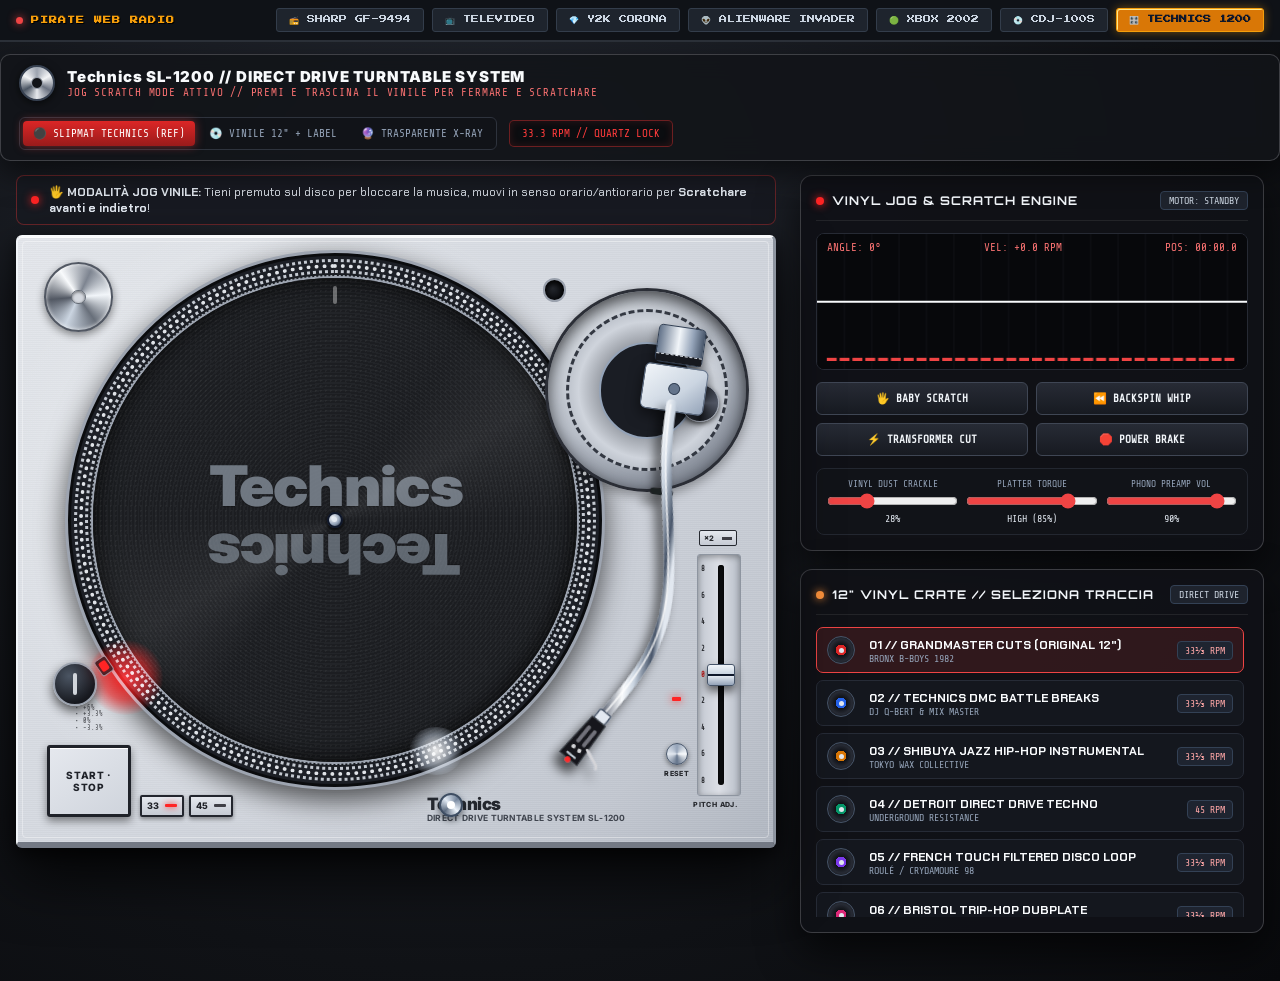
<file: technics.html>
<!DOCTYPE html>
<html lang="it">
<head>
<meta charset="UTF-8">
<meta name="viewport" content="width=device-width, initial-scale=1.0">
<title>TECHNICS SL-1200MK7 // DIRECT DRIVE TURNTABLE SYSTEM</title>
<link href="https://fonts.googleapis.com/css2?family=Chakra+Petch:ital,wght@0,500;0,700;1,700&family=Inter:wght@600;800;900&family=Orbitron:wght@600;800;900&family=Press+Start+2P&family=Share+Tech+Mono&display=swap" rel="stylesheet">
<link rel="stylesheet" href="css/nav.css">
<link rel="stylesheet" href="css/technics.css">
</head>
<body class="technics-body">

<!-- RETRO NAV SWITCHER -->
<nav class="retro-nav-bar">
    <div class="retro-nav-brand"><span class="live-dot"></span> PIRATE WEB RADIO</div>
    <div class="retro-nav-links">
        <a href="index.html" class="retro-nav-pill">📻 SHARP GF-9494</a>
        <a href="televideo.html" class="retro-nav-pill">📺 TELEVIDEO</a>
        <a href="corona.html" class="retro-nav-pill">💎 Y2K CORONA</a>
        <a href="alienware.html" class="retro-nav-pill">👽 ALIENWARE INVADER</a>
        <a href="xbox.html" class="retro-nav-pill">🟢 XBOX 2002</a>
        <a href="cdj100s.html" class="retro-nav-pill">💿 CDJ-100S</a>
        <a href="technics.html" class="retro-nav-pill active">🎛️ TECHNICS 1200</a>
    </div>
</nav>

<!-- CORE WEB AUDIO ELEMENT -->
<audio id="technics-audio" src="test-track.mp3" preload="auto" crossorigin="anonymous"></audio>

<!-- ==========================================================================
     TOP ANALOG DIRECT-DRIVE SYSTEM HEADER
     ========================================================================== -->
<header class="sl-header-bar">
    <div class="sl-brand-left">
        <div class="sl-45-icon" id="btn-header-45adapter" title="Adattatore 45 Giri in Alluminio Tornito"></div>
        <div class="sl-title-group">
            <h1>Technics SL-1200 // DIRECT DRIVE TURNTABLE SYSTEM</h1>
            <div class="sl-sub" id="sl-status-banner">JOG SCRATCH MODE ATTIVO // PREMI E TRASCINA IL VINILE PER FERMARE E SCRATCHARE</div>
        </div>
    </div>

    <div class="sl-header-actions">
        <div class="sl-slipmat-switcher" role="group" aria-label="Stile Piatto e Slipmat">
            <button type="button" class="sl-style-btn active" data-mat="reference" id="btn-mat-ref">⚫ SLIPMAT TECHNICS (REF)</button>
            <button type="button" class="sl-style-btn" data-mat="vinyl" id="btn-mat-vinyl">💿 VINILE 12" + LABEL</button>
            <button type="button" class="sl-style-btn" data-mat="dubplate" id="btn-mat-dub">🔮 TRASPARENTE X-RAY</button>
        </div>
        <span class="sl-telemetry-pill" id="sl-rpm-readout">33.3 RPM // QUARTZ LOCK</span>
    </div>
</header>

<!-- ==========================================================================
     MAIN WORKSPACE:
     LEFT: AUTHENTIC TECHNICS SL-1200 TURNTABLE CHASSIS (1:1 Reference Layout)
     RIGHT: SCRATCH TELEMETRY, TRANSFORMER FADER & VINYL CRATE
     ========================================================================== -->
<main class="sl-main-stage">

    <!-- ======================================================================
         MODULE 01: TECHNICS SL-1200 DIE-CAST ALUMINUM TURNTABLE
         ====================================================================== -->
    <section class="sl-turntable-wrapper">

        <!-- Interactive Instruction Toast above Turntable -->
        <div class="sl-scratch-hint-bar" id="sl-scratch-hint">
            <span class="hint-dot"></span>
            <span id="scratch-live-text">🖐️ <strong>MODALITÀ JOG VINILE:</strong> Tieni premuto sul disco per bloccare la musica, muovi in senso orario/antiorario per <strong>Scratchare avanti e indietro</strong>!</span>
        </div>

        <!-- DIE-CAST BRUSHED SILVER ALUMINUM PLINTH -->
        <div class="sl1200-plinth" id="sl1200-plinth">

            <!-- Four Corner Brushed Screws / Subtle Industrial Depth -->
            <div class="plinth-chamfer-border"></div>

            <!-- 1. TOP-LEFT: MACHINED ALUMINUM 45-RPM ADAPTER POCKET -->
            <button type="button" class="sl-45-adapter-well" id="btn-45-adapter" title="Adattatore 45 RPM in Alluminio Spazzolato (Clicca per Backspin!)">
                <div class="adapter-concentric-shine"></div>
                <div class="adapter-center-bore"></div>
            </button>

            <!-- 2. TOP-RIGHT (LEFT OF TONEARM): AUX HEADSHELL STAND HOLE -->
            <div class="sl-headshell-hole" title="Supporto Portatestina Ausiliario"></div>

            <!-- ==============================================================
                 3. DIRECT-DRIVE PLATTER + STROBE DOTS + TECHNICS SLIPMAT/VINYL
                 ============================================================== -->
            <div class="sl-platter-bezel" id="sl-platter-bezel">

                <!-- Outer Bevelled Black Rim with 4 Concentric Stroboscopic Dot Rings -->
                <div class="sl-strobe-rim" id="sl-strobe-rim">
                    <div class="strobe-ring r1"></div>
                    <div class="strobe-ring r2"></div>
                    <div class="strobe-ring r3"></div>
                    <div class="strobe-ring r4"></div>
                </div>

                <!-- Red Stroboscopic Reflection Glow at 7:30-8:00 o'clock (Matches Reference!) -->
                <div class="sl-strobe-red-reflection" id="sl-strobe-glow">
                    <div class="red-dot-matrix"></div>
                </div>

                <!-- White Stylus Target Light Reflection at 5:30 o'clock (Matches Reference!) -->
                <div class="sl-target-light-reflection" id="sl-target-glow"></div>

                <!-- Chrome Platter Lip -->
                <div class="sl-platter-chrome-lip"></div>

                <!-- INTERACTIVE ROTATING VINYL & TECHNICS SLIPMAT SURFACE -->
                <div class="sl-vinyl-disc" id="sl-vinyl-disc" role="slider" aria-label="Disco in Vinile Interattivo Jog e Scratch" tabindex="0">

                    <!-- Micro-Grooves & Anisotropic Vinyl Sheen (Rotates with Record) -->
                    <div class="vinyl-grooves-layer"></div>
                    <div class="vinyl-specular-sheen"></div>

                    <!-- Iconic Mirrored "Technics / Technics" Slipmat Graphic from Reference Photo -->
                    <div class="technics-slipmat-graphic" id="technics-slipmat-graphic">
                        <div class="slipmat-felt-texture"></div>
                        <span class="slipmat-logo upright">Technics</span>
                        <span class="slipmat-logo inverted">Technics</span>
                    </div>

                    <!-- Optional Classic 12" Center Record Label (Visible in Vinyl/Dubplate modes) -->
                    <div class="vinyl-center-label" id="vinyl-center-label">
                        <span class="label-brand">QDG PIRATE WAX</span>
                        <span class="label-title" id="vinyl-label-title">SIDE A // 33⅓ RPM</span>
                    </div>

                    <!-- Visual Scratch / Cue Marker Sticker on Vinyl Edge (Helps track rotation angle) -->
                    <div class="vinyl-cue-marker"></div>

                    <!-- Center Chrome Spindle (Fixed axis with rotating collar) -->
                    <div class="sl-center-spindle">
                        <div class="spindle-tip"></div>
                    </div>
                </div>

                <!-- Hand Contact Visual Ring when user is pressing/scratching the vinyl -->
                <div class="vinyl-touch-halo" id="vinyl-touch-halo"></div>
            </div>

            <!-- ==============================================================
                 4. BOTTOM-LEFT: POWER ROTARY SWITCH + STROBE ILLUMINATOR TOWER
                    + START/STOP + 33 / 45 RPM BUTTONS
                 ============================================================== -->

            <!-- Strobe Illuminator & Rotary ON/OFF Switch -->
            <div class="sl-strobe-tower-assembly">
                <button type="button" class="sl-power-knob" id="btn-sl-power" title="Interruttore Rotativo ON/OFF & Luce Stroboscopica">
                    <span class="knob-fin"></span>
                </button>
                <div class="strobe-prism-housing">
                    <div class="strobe-red-emitter on" id="strobe-emitter-led"></div>
                </div>
                <!-- Silkscreened Pitch Dot Legend below Strobe Tower -->
                <div class="sl-strobe-legend">
                    <span>• +6%</span>
                    <span>• +3.3%</span>
                    <span>• 0%</span>
                    <span>• -3.3%</span>
                </div>
            </div>

            <!-- Large Rectangular START · STOP Button -->
            <button type="button" class="sl-start-stop-btn" id="btn-start-stop" title="START · STOP (Avvia / Ferma il Motore Direct Drive)">
                <span>START · STOP</span>
            </button>

            <!-- 33 & 45 RPM Speed Selector Buttons with Red LED Strips -->
            <div class="sl-rpm-buttons">
                <button type="button" class="sl-rpm-btn active" id="btn-rpm-33" data-rpm="33.3" title="33⅓ Giri al Minuto">
                    <span class="rpm-num">33</span>
                    <span class="rpm-led on" id="led-rpm-33"></span>
                </button>
                <button type="button" class="sl-rpm-btn" id="btn-rpm-45" data-rpm="45" title="45 Giri al Minuto (+35% Pitch)">
                    <span class="rpm-num">45</span>
                    <span class="rpm-led" id="led-rpm-45"></span>
                </button>
            </div>

            <!-- ==============================================================
                 5. BOTTOM-CENTER: POP-UP STYLUS TARGET LIGHT
                 ============================================================== -->
            <button type="button" class="sl-stylus-light-cylinder on" id="btn-stylus-light" title="Luce Puntamento Puntina Pop-Up (Accendi / Spegni)">
                <div class="stylus-bulb-glow"></div>
            </button>

            <!-- ==============================================================
                 6. RIGHT: GIMBAL S-SHAPED TONEARM ASSEMBLY
                 ============================================================== -->
            <div class="sl-tonearm-assembly">
                <!-- Circular Recessed Brushed Base -->
                <div class="tonearm-base-well">
                    <div class="tonearm-height-ring">
                        <div class="tonearm-inner-dark-ring"></div>
                        <!-- Anti-Skating Dial -->
                        <div class="antiskate-knob" title="Controllo Anti-Skating"></div>
                        <!-- Cueing Lever -->
                        <div class="cue-lever" id="btn-tonearm-cue" title="Leva Alzabraccio (Cueing Lever)"></div>
                    </div>
                </div>

                <!-- Rotating Gimbal + Counterweight + S-Shaped Chrome Tube + Headshell -->
                <div class="tonearm-pivot-group" id="tonearm-pivot-group">
                    <!-- Rear Cylindrical Counterweight -->
                    <div class="tonearm-counterweight">
                        <div class="cw-scale-ring"></div>
                    </div>

                    <!-- Center Gimbal Housing Bridge -->
                    <div class="tonearm-gimbal-bridge">
                        <div class="gimbal-screw-top"></div>
                    </div>

                    <!-- SVG S-Shaped Tubular Chrome Arm & Slotted Black Technics Headshell -->
                    <svg class="tonearm-svg" viewBox="0 0 180 420" overflow="visible">
                        <defs>
                            <linearGradient id="chromeArmGrad" x1="0%" y1="0%" x2="100%" y2="0%">
                                <stop offset="0%" stop-color="#6b7280"/>
                                <stop offset="35%" stop-color="#f8fafc"/>
                                <stop offset="55%" stop-color="#cbd5e1"/>
                                <stop offset="85%" stop-color="#475569"/>
                                <stop offset="100%" stop-color="#e2e8f0"/>
                            </linearGradient>
                            <filter id="armDropShadow" x="-30%" y="-10%" width="160%" height="130%">
                                <feDropShadow dx="-6" dy="10" stdDeviation="6" flood-color="rgba(0,0,0,0.62)"/>
                            </filter>
                        </defs>

                        <g filter="url(#armDropShadow)">
                            <!-- Arm Rest Clip on the Plinth -->
                            <path d="M 86 115 L 104 115" stroke="#1e2024" stroke-width="7" stroke-linecap="round"/>

                            <!-- Iconic S-Shaped Tubular Tonearm Curve -->
                            <path d="M 92 20 C 90 95, 114 155, 118 220 C 122 280, 95 322, 68 364"
                                  fill="none"
                                  stroke="url(#chromeArmGrad)"
                                  stroke-width="11"
                                  stroke-linecap="round"/>
                            <!-- Specular Highlight Line along the S-Arm -->
                            <path d="M 91 20 C 89 95, 113 155, 117 220 C 121 280, 94 322, 67 364"
                                  fill="none"
                                  stroke="#ffffff"
                                  stroke-width="2"
                                  opacity="0.7"/>

                            <!-- Chrome Locking Collar (SME Connector) -->
                            <g transform="translate(68, 364) rotate(31)">
                                <rect x="-7" y="-6" width="14" height="12" rx="2" fill="#e2e8f0" stroke="#475569" stroke-width="1.5"/>

                                <!-- Black Die-Cast Technics Headshell with Slots -->
                                <path d="M -9 6 L 9 6 L 12 58 L -12 58 Z" fill="#18191c" stroke="#3f434a" stroke-width="1.2"/>
                                <!-- Headshell Weight Slots -->
                                <rect x="-6" y="16" width="4" height="22" rx="1.5" fill="#71717a"/>
                                <rect x="2" y="16" width="4" height="22" rx="1.5" fill="#71717a"/>
                                <!-- Cartridge Mounting Screws -->
                                <circle cx="-4" cy="44" r="2.2" fill="#d4d4d8"/>
                                <circle cx="4" cy="44" r="2.2" fill="#d4d4d8"/>
                                <!-- Technics White Print on Headshell Front -->
                                <line x1="-6" y1="53" x2="6" y2="53" stroke="#cbd5e1" stroke-width="1.8"/>
                                <!-- Finger Lift Arm -->
                                <path d="M 10 38 L 28 45 L 30 48" fill="none" stroke="#d4d4d8" stroke-width="2.8" stroke-linecap="round"/>
                                <!-- Glowing Stylus Tip Indicator -->
                                <circle cx="0" cy="59" r="3" fill="#ff2a2a" id="stylus-tip-led"/>
                            </g>
                        </g>
                    </svg>
                </div>
            </div>

            <!-- ==============================================================
                 7. RIGHT-BOTTOM: PITCH ADJ. VERTICAL SLIDER + ×2 + RESET
                 ============================================================== -->
            <div class="sl-pitch-assembly">
                <!-- [ ×2 ] Pitch Range Doubler Button (±8% / ±16%) -->
                <button type="button" class="sl-x2-btn" id="btn-pitch-x2" title="×2 Pitch Range (±8% / ±16%)">
                    <span class="x2-text">×2</span>
                    <span class="x2-led" id="led-pitch-x2"></span>
                </button>

                <div class="sl-pitch-main-row">
                    <!-- RESET Quartz Lock Round Silver Button + Red Zero LED -->
                    <div class="sl-reset-col">
                        <div class="pitch-zero-led on" id="led-pitch-zero" title="Quartz Lock 0%"></div>
                        <button type="button" class="sl-reset-btn" id="btn-pitch-reset" title="RESET (Quartz Lock 0.0%)"></button>
                        <span class="sl-silk-tiny">RESET</span>
                    </div>

                    <!-- Recessed Vertical Slotted Pitch Fader -->
                    <div class="sl-pitch-slot-bezel">
                        <div class="pitch-tick-labels">
                            <span>8</span>
                            <span>6</span>
                            <span>4</span>
                            <span>2</span>
                            <span class="zero">0</span>
                            <span>2</span>
                            <span>4</span>
                            <span>6</span>
                            <span>8</span>
                        </div>

                        <div class="pitch-black-groove"></div>

                        <input type="range" class="sl-pitch-range-input" id="sl-pitch-slider" min="-8" max="8" step="0.1" value="0" aria-label="Pitch Adjust">

                        <!-- Sculpted Silver/Black Pitch Knob -->
                        <div class="sl-pitch-knob-cap" id="sl-pitch-cap" style="top: 50%;">
                            <div class="knob-center-line"></div>
                        </div>
                    </div>
                </div>

                <span class="sl-silk-tiny pitch-footer-label">PITCH ADJ.</span>
            </div>

            <!-- ==============================================================
                 8. BOTTOM-RIGHT BRANDING SILKSCREEN
                    "Technics DIRECT DRIVE TURNTABLE SYSTEM SL-1200MK7"
                 ============================================================== -->
            <div class="sl-bottom-branding">
                <div class="sl-logo-word">Technics</div>
                <div class="sl-logo-sub">DIRECT DRIVE TURNTABLE SYSTEM <strong>SL-1200</strong></div>
            </div>

        </div><!-- /.sl1200-plinth -->
    </section>

    <!-- ======================================================================
         MODULE 02: SCRATCH TELEMETRY, BATTLE FADER & VINYL RECORD CRATE
         ====================================================================== -->
    <aside class="sl-side-console">

        <!-- CARD A: REAL-TIME JOG / SCRATCH PHYSICS & BATTLE CONTROLS -->
        <div class="sl-console-card">
            <div class="sl-card-head">
                <div class="head-left">
                    <span class="status-led red"></span>
                    <h2>VINYL JOG &amp; SCRATCH ENGINE</h2>
                </div>
                <span class="card-badge" id="scratch-state-badge">MOTOR: STANDBY</span>
            </div>

            <!-- Live Scratch Velocity & Groove Oscilloscope -->
            <div class="sl-scope-container">
                <canvas id="sl-scratch-canvas" width="440" height="135"></canvas>
                <div class="scope-hud-top">
                    <span id="hud-angle-deg">ANGLE: 0.0°</span>
                    <span id="hud-velocity-rpm">VEL: 0.0 RPM</span>
                    <span id="hud-time-pos">POS: 00:00.0</span>
                </div>
            </div>

            <!-- Quick Turntablist Scratch & Battle Macros -->
            <div class="sl-battle-grid">
                <button type="button" class="sl-battle-btn" id="btn-macro-baby" title="Esegue uno scratch ritmico avanti/indietro sul vinile">
                    🖐️ BABY SCRATCH
                </button>
                <button type="button" class="sl-battle-btn" id="btn-macro-backspin" title="Lancia il disco all'indietro ad alta velocità (Backspin)">
                    ⏪ BACKSPIN WHIP
                </button>
                <button type="button" class="sl-battle-btn" id="btn-macro-transformer" title="Taglia ritmicamente il volume come un crossfader da gara">
                    ⚡ TRANSFORMER CUT
                </button>
                <button type="button" class="sl-battle-btn" id="btn-macro-brake" title="Frenata progressiva del motore Direct Drive">
                    🛑 POWER BRAKE
                </button>
            </div>

            <!-- Torque, Vinyl Crackle & Volume Sliders -->
            <div class="sl-analog-sliders">
                <div class="analog-slider-col">
                    <label for="sl-crackle-vol">VINYL DUST CRACKLE</label>
                    <input type="range" id="sl-crackle-vol" min="0" max="100" value="28">
                    <span id="val-crackle">28%</span>
                </div>
                <div class="analog-slider-col">
                    <label for="sl-torque-feel">PLATTER TORQUE</label>
                    <input type="range" id="sl-torque-feel" min="20" max="100" value="85">
                    <span id="val-torque">HIGH (85%)</span>
                </div>
                <div class="analog-slider-col">
                    <label for="sl-master-vol">PHONO PREAMP VOL</label>
                    <input type="range" id="sl-master-vol" min="0" max="100" value="90">
                    <span id="val-phono-vol">90%</span>
                </div>
            </div>
        </div>

        <!-- CARD B: 12" VINYL RECORD CRATE (SELEZIONA IL DISCO DA METTERE SUL PIATTO) -->
        <div class="sl-console-card crate-card">
            <div class="sl-card-head">
                <div class="head-left">
                    <span class="status-led orange"></span>
                    <h2>12" VINYL CRATE // SELEZIONA TRACCIA</h2>
                </div>
                <span class="card-badge">DIRECT DRIVE</span>
            </div>

            <div class="sl-vinyl-crate-list" id="sl-vinyl-crate-list">
                <!-- Populated dynamically by js/technics/technics.js -->
            </div>
        </div>

    </aside>

</main>

<script src="js/technics/technics.js"></script>
</body>
</html>
</file>
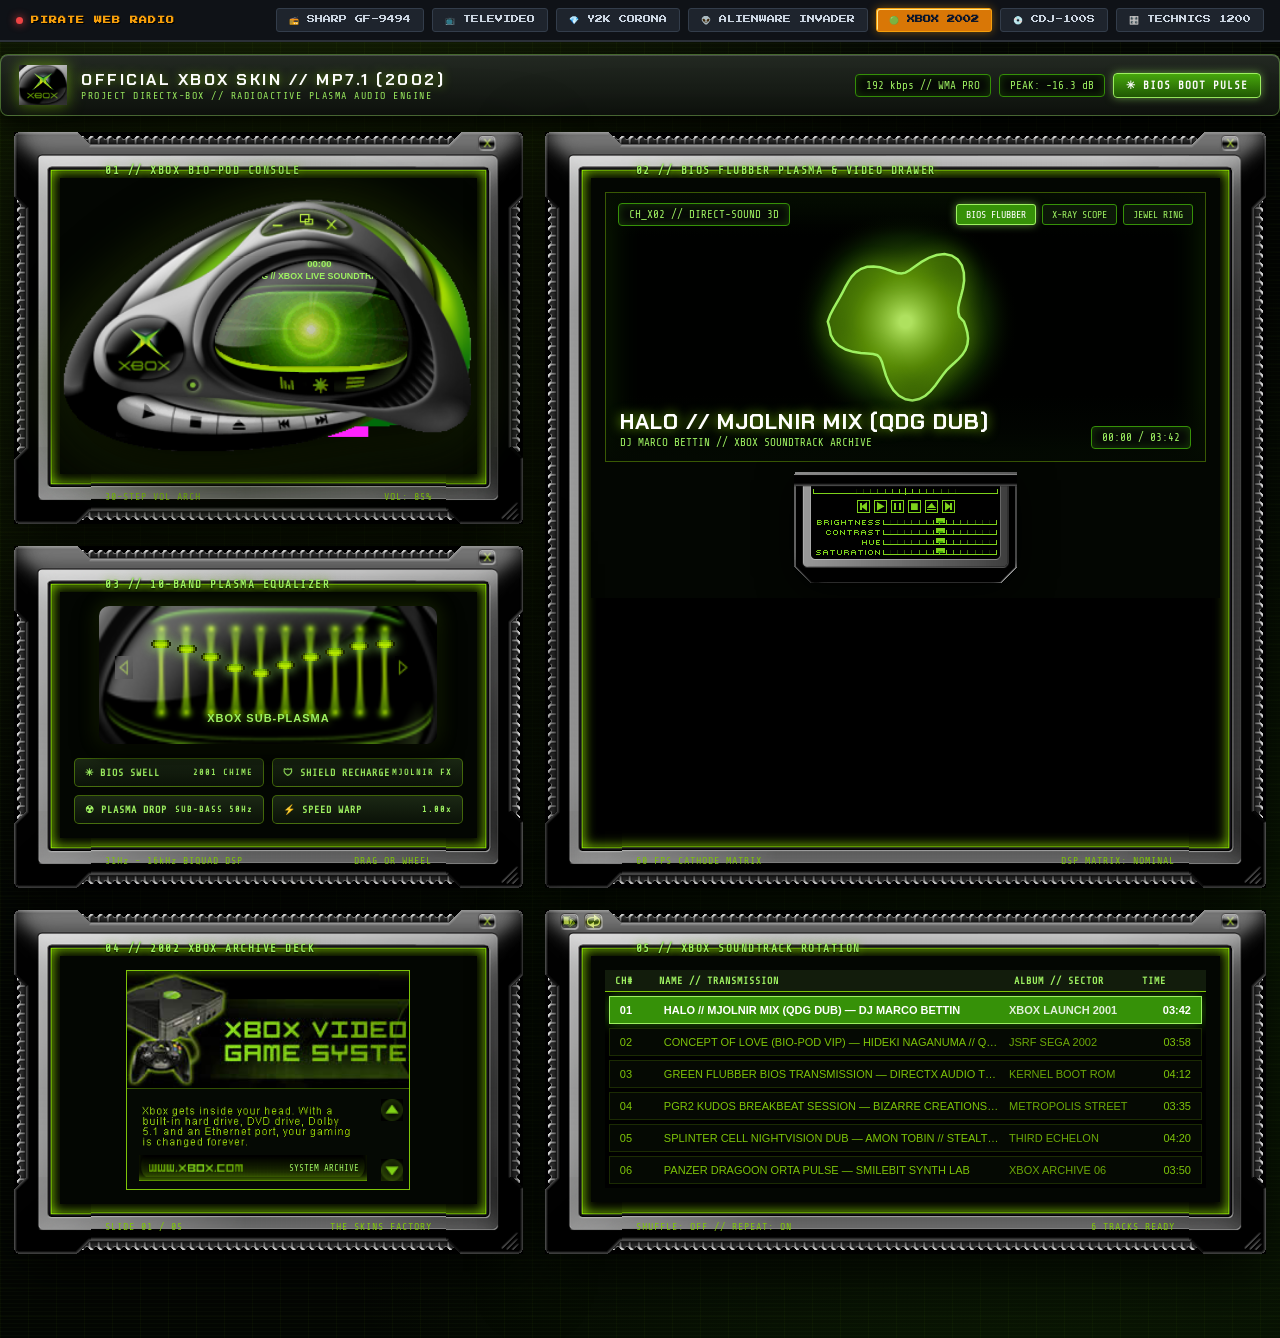
<file: xbox.html>
<!DOCTYPE html>
<html lang="it">
<head>
<meta charset="UTF-8">
<meta name="viewport" content="width=device-width, initial-scale=1.0">
<title>OFFICIAL XBOX MP7.1 (2002) // BIO-PLASMA CONSOLE</title>
<link href="https://fonts.googleapis.com/css2?family=Chakra+Petch:ital,wght@0,500;0,700;1,700&family=Press+Start+2P&family=Share+Tech+Mono&display=swap" rel="stylesheet">
<link rel="stylesheet" href="css/nav.css">
<link rel="stylesheet" href="css/xbox.css">
</head>
<body class="xbox-body">

<!-- RETRO NAV SWITCHER -->
<nav class="retro-nav-bar">
    <div class="retro-nav-brand"><span class="live-dot"></span> PIRATE WEB RADIO</div>
    <div class="retro-nav-links">
        <a href="index.html" class="retro-nav-pill">📻 SHARP GF-9494</a>
        <a href="televideo.html" class="retro-nav-pill">📺 TELEVIDEO</a>
        <a href="corona.html" class="retro-nav-pill">💎 Y2K CORONA</a>
        <a href="alienware.html" class="retro-nav-pill">👽 ALIENWARE INVADER</a>
        <a href="xbox.html" class="retro-nav-pill active">🟢 XBOX 2002</a>
        <a href="cdj100s.html" class="retro-nav-pill">💿 CDJ-100S</a>
        <a href="technics.html" class="retro-nav-pill">🎛️ TECHNICS 1200</a>
    </div>
</nav>

<!-- CORE WEB AUDIO ELEMENT -->
<audio id="xbox-audio" src="test-track.mp3" preload="auto" crossorigin="anonymous"></audio>

<!-- ==========================================================================
     TOP XBOX 2002 DASHBOARD SYSTEM BAR
     ========================================================================== -->
<header class="xbox-sys-header">
    <div class="xbox-brand-left">
        <div class="xbox-jewel-mini" id="header-xbox-jewel" title="Clicca per Xbox BIOS Boot Sound"></div>
        <div class="xbox-title-block">
            <h1>OFFICIAL XBOX SKIN // MP7.1 (2002)</h1>
            <div class="sub" id="xbox-header-status">PROJECT DIRECTX-BOX // RADIOACTIVE PLASMA AUDIO ENGINE</div>
        </div>
    </div>

    <div class="xbox-telemetry-pills">
        <span class="xbox-stat-pill" id="xbox-bit-rate">192 kbps // WMA PRO</span>
        <span class="xbox-stat-pill" id="xbox-peak-meter">PEAK: -INF dB</span>
        <button type="button" class="xbox-boot-btn" id="btn-xbox-boot-chime">✳ BIOS BOOT PULSE</button>
    </div>
</header>

<!-- ==========================================================================
     MAIN 12-COLUMN XBOX HEATSINK BENTO GRID
     Framed with authentic 2002 Xbox 9-Slice Heatsink & Brushed-Steel Slices
     ========================================================================== -->
<main class="xbox-bento-grid">

    <!-- ======================================================================
         MODULE 01: AUTHENTIC XBOX BIO-POD CONSOLE (main.png 350x216)
         ====================================================================== -->
    <section class="xbox-heatsink-card bento-xbox-pod">
        <!-- 9-Slice Outer Heatsink + Inner Brushed Steel Bevel -->
        <div class="xh-edge-top"></div>
        <div class="xh-edge-bot"></div>
        <div class="xh-edge-left"></div>
        <div class="xh-edge-right"></div>
        <div class="xh-inner-top">
            <span class="xh-card-title">01 // XBOX BIO-POD CONSOLE</span>
        </div>
        <div class="xh-inner-bot">
            <span class="xh-card-footer-tag">30-STEP VOL ARCH</span>
            <span class="xh-card-footer-tag" id="pod-footer-vol">VOL: 85%</span>
        </div>
        <div class="xh-inner-left"></div>
        <div class="xh-inner-right"></div>
        <div class="xh-corner-tl"></div>
        <div class="xh-corner-tr"><button type="button" class="xh-close-led-btn" title="Reset Pod"></button></div>
        <div class="xh-corner-bl"></div>
        <div class="xh-corner-br"></div>

        <!-- Card Interior -->
        <div class="xh-card-body">
            <div class="biopod-stage-container">
                <!-- Exact 350x216 Assembly of mainBox from xbox.wms -->
                <div class="xbox-biopod-unit" id="xbox-biopod">
                    <!-- Main Bio-Pod Shell (main.png) -->
                    <div class="biopod-main-shell"></div>

                    <!-- Top Window Micro-Buttons -->
                    <button type="button" class="biopod-win-btn min" id="btn-pod-min" title="Toggle Dome Shutter"></button>
                    <button type="button" class="biopod-win-btn full" id="btn-pod-full" title="Cycle Lens Mode"></button>
                    <button type="button" class="biopod-win-btn close" id="btn-pod-close" title="Stop Playback"></button>

                    <!-- Pulsing Xbox Jewel (x_pulse.png / x_pulse.gif) -->
                    <button type="button" class="biopod-xbox-jewel" id="btn-pod-jewel" title="XBOX Jewel // Trigger Plasma Pulse"></button>

                    <!-- Shutter Reverse Button (reverse_no.png at left:102, top:149) -->
                    <button type="button" class="biopod-shutter-btn" id="btn-pod-shutter" title="Open / Close Green Dome Shutter"></button>

                    <!-- Internal Lens Backdrop (screen_back_blur.jpg + nobang2.gif) -->
                    <div class="biopod-lens-backdrop">
                        <div class="biopod-nobang-gif" id="pod-nobang-layer"></div>
                    </div>

                    <!-- Embedded Lens EQ View (eq_back.png 169x69) -->
                    <div class="biopod-lens-eq" id="pod-lens-eq"></div>

                    <!-- Top Metadata & 32-Step Seek Arch (time_meta_back.png + seek.png) -->
                    <div class="biopod-meta-arch">
                        <div class="biopod-time-text" id="pod-time-readout">00:00</div>
                        <div class="biopod-marquee-text" id="pod-marquee-text">QDG // XBOX LIVE SOUNDTRACK</div>
                        <div class="biopod-seek-arch" id="pod-seek-arch" title="Trascina per fare Seek nella traccia (32 step)"></div>
                    </div>

                    <!-- Bottom Control Cradle & 30-Step Volume Arch (screen_buttons_back.png + vol.png) -->
                    <div class="biopod-buttons-cradle">
                        <div class="biopod-vol-arch" id="pod-vol-arch" title="Trascina per regolare il Volume (30 step)"></div>
                        <button type="button" class="cradle-micro-btn cradle-eq-btn" id="btn-cradle-eq" title="Toggle Lens Equalizer"></button>
                        <button type="button" class="cradle-micro-btn cradle-vis-btn" id="btn-cradle-vis" title="Cambia Effetto Visualizzatore"></button>
                        <button type="button" class="cradle-micro-btn cradle-pl-btn" id="btn-cradle-pl" title="Salta a Traccia Casuale"></button>
                    </div>

                    <!-- Curved Lens Screen Cover & Translucent Green Dome Shutter (screen_cover.png + intro_anim.png) -->
                    <div class="biopod-screen-cover">
                        <div class="biopod-dome-iris" id="pod-dome-iris"></div>
                    </div>

                    <!-- Lower Transport Bar (up.gif / hover.gif / down.gif + pause_no.gif) -->
                    <div class="biopod-transport-bar" id="pod-transport-bar">
                        <div class="biopod-pause-overlay" id="pod-pause-overlay"></div>
                        <button type="button" class="biopod-hit-btn play" id="btn-pod-play" title="Play / Pause"></button>
                        <button type="button" class="biopod-hit-btn stop" id="btn-pod-stop" title="Stop"></button>
                        <button type="button" class="biopod-hit-btn open" id="btn-pod-open" title="Next Radio Transmission"></button>
                        <button type="button" class="biopod-hit-btn prev" id="btn-pod-prev" title="Previous Track"></button>
                        <button type="button" class="biopod-hit-btn next" id="btn-pod-next" title="Next Track"></button>
                    </div>
                </div>
            </div>
        </div>
    </section>

    <!-- ======================================================================
         MODULE 02: XBOX BIOS PLASMA VISUALIZER & TACTICAL SETTINGS DRAWER
         Framed with 9-Slice Heatsink + x_vid_drawer.png (Brightness/Contrast/Hue/Sat)
         ====================================================================== -->
    <section class="xbox-heatsink-card bento-xbox-viz">
        <div class="xh-edge-top"></div>
        <div class="xh-edge-bot"></div>
        <div class="xh-edge-left"></div>
        <div class="xh-edge-right"></div>
        <div class="xh-inner-top">
            <span class="xh-card-title">02 // BIOS FLUBBER PLASMA & VIDEO DRAWER</span>
        </div>
        <div class="xh-inner-bot">
            <span class="xh-card-footer-tag">60 FPS CATHODE MATRIX</span>
            <span class="xh-card-footer-tag" id="viz-filter-readout">DSP MATRIX: NOMINAL</span>
        </div>
        <div class="xh-inner-left"></div>
        <div class="xh-inner-right"></div>
        <div class="xh-corner-tl"></div>
        <div class="xh-corner-tr"><button type="button" class="xh-close-led-btn" id="btn-reset-viz-filters" title="Reset Matrix Sliders"></button></div>
        <div class="xh-corner-bl"></div>
        <div class="xh-corner-br"></div>

        <div class="xh-card-body">
            <!-- Main 60FPS Plasma Viewport -->
            <div class="xbox-viz-viewport" id="xbox-viz-stage">
                <canvas id="xbox-plasma-canvas"></canvas>

                <div class="xbox-viz-hud-top">
                    <span class="xbox-stat-pill">CH_X02 // DIRECT-SOUND 3D</span>
                    <div class="viz-mode-pills">
                        <button type="button" class="xbox-mode-pill active" data-vmode="flubber">BIOS FLUBBER</button>
                        <button type="button" class="xbox-mode-pill" data-vmode="xray">X-RAY SCOPE</button>
                        <button type="button" class="xbox-mode-pill" data-vmode="ring">JEWEL RING</button>
                    </div>
                </div>

                <div class="xbox-viz-hud-bottom">
                    <div>
                        <h2 class="viz-track-headline" id="xbox-now-title">HALO // MJOLNIR MIX (QDG DUB)</h2>
                        <div class="viz-track-subline" id="xbox-now-artist">DJ MARCO BETTIN // XBOX SOUNDTRACK ARCHIVE</div>
                    </div>
                    <span class="xbox-stat-pill" id="xbox-time-chip">00:00 / 03:42</span>
                </div>
            </div>

            <!-- Authentic Xbox Video/DSP Settings Drawer (x_vid_drawer.png 223x112) -->
            <div class="xbox-drawer-dock">
                <div class="xbox-vid-drawer" id="xbox-vid-drawer">
                    <!-- 6-Button Mini Transport Strip (x_d_no.png at left:60, top:25) -->
                    <div class="drawer-mini-transport">
                        <button type="button" class="drawer-mini-hit" data-dact="prev" title="Previous"></button>
                        <button type="button" class="drawer-mini-hit" data-dact="play" title="Play"></button>
                        <button type="button" class="drawer-mini-hit" data-dact="pause" title="Pause"></button>
                        <button type="button" class="drawer-mini-hit" data-dact="stop" title="Stop"></button>
                        <button type="button" class="drawer-mini-hit" data-dact="open" title="Next Station"></button>
                        <button type="button" class="drawer-mini-hit" data-dact="next" title="Next"></button>
                    </div>

                    <!-- 4 Interactive Matrix Sliders (BRIGHTNESS, CONTRAST, HUE, SATURATION) -->
                    <button type="button" class="drawer-reset-hit" style="top:45px;" data-reset="brightness" title="Reset Brightness"></button>
                    <div class="drawer-slider-track" style="top:45px;" data-param="brightness" title="Trascina per regolare Brightness">
                        <div class="drawer-slider-thumb" id="dthumb-brightness"></div>
                    </div>

                    <button type="button" class="drawer-reset-hit" style="top:55px;" data-reset="contrast" title="Reset Contrast"></button>
                    <div class="drawer-slider-track" style="top:55px;" data-param="contrast" title="Trascina per regolare Contrast">
                        <div class="drawer-slider-thumb" id="dthumb-contrast"></div>
                    </div>

                    <button type="button" class="drawer-reset-hit" style="top:65px;" data-reset="hue" title="Reset Hue"></button>
                    <div class="drawer-slider-track" style="top:65px;" data-param="hue" title="Trascina per regolare Hue Shift">
                        <div class="drawer-slider-thumb" id="dthumb-hue"></div>
                    </div>

                    <button type="button" class="drawer-reset-hit" style="top:75px;" data-reset="saturation" title="Reset Saturation"></button>
                    <div class="drawer-slider-track" style="top:75px;" data-param="saturation" title="Trascina per regolare Saturation & Sub-Drive">
                        <div class="drawer-slider-thumb" id="dthumb-saturation"></div>
                    </div>
                </div>
            </div>
        </div>
    </section>

    <!-- ======================================================================
         MODULE 03: 10-BAND RADIOACTIVE PLASMA EQUALIZER (eq_back.png + thumb.png)
         ====================================================================== -->
    <section class="xbox-heatsink-card bento-xbox-eq">
        <div class="xh-edge-top"></div>
        <div class="xh-edge-bot"></div>
        <div class="xh-edge-left"></div>
        <div class="xh-edge-right"></div>
        <div class="xh-inner-top">
            <span class="xh-card-title">03 // 10-BAND PLASMA EQUALIZER</span>
        </div>
        <div class="xh-inner-bot">
            <span class="xh-card-footer-tag">31Hz - 16kHz BIQUAD DSP</span>
            <span class="xh-card-footer-tag">DRAG OR WHEEL</span>
        </div>
        <div class="xh-inner-left"></div>
        <div class="xh-inner-right"></div>
        <div class="xh-corner-tl"></div>
        <div class="xh-corner-tr"><button type="button" class="xh-close-led-btn" id="btn-eq-flat" title="Reset Flat 0 dB"></button></div>
        <div class="xh-corner-bl"></div>
        <div class="xh-corner-br"></div>

        <div class="xh-card-body">
            <div class="xbox-eq-deck">
                <!-- Authentic eq_back.png (2x magnified to 338x138) -->
                <div class="xbox-eq-plasma-box" id="xbox-eq-box">
                    <button type="button" class="xbox-eq-arrow prev" id="btn-eq-prev" title="Preset Precedente"></button>
                    <div id="xbox-eq-bands-container"></div>
                    <div class="xbox-eq-preset-label" id="xbox-eq-preset-name">XBOX SUB-PLASMA</div>
                    <button type="button" class="xbox-eq-arrow next" id="btn-eq-next" title="Preset Successivo"></button>
                </div>

                <!-- Interactive Xbox Synth Sound Stingers -->
                <div class="xbox-synth-pads">
                    <button type="button" class="xbox-synth-pad" id="pad-bios-swell">
                        <span>✳ BIOS SWELL</span>
                        <small>2001 CHIME</small>
                    </button>
                    <button type="button" class="xbox-synth-pad" id="pad-shield-charge">
                        <span>🛡 SHIELD RECHARGE</span>
                        <small>MJOLNIR FX</small>
                    </button>
                    <button type="button" class="xbox-synth-pad" id="pad-plasma-drop">
                        <span>☢ PLASMA DROP</span>
                        <small>SUB-BASS 50Hz</small>
                    </button>
                    <button type="button" class="xbox-synth-pad" id="pad-overclock-pitch">
                        <span>⚡ SPEED WARP</span>
                        <small id="warp-rate-label">1.00x</small>
                    </button>
                </div>
            </div>
        </div>
    </section>

    <!-- ======================================================================
         MODULE 04: 2002 XBOX CONTENT SHOWCASE DECK (c_xbox.jpg / c_games.jpg / c_web.jpg)
         ====================================================================== -->
    <section class="xbox-heatsink-card bento-xbox-content">
        <div class="xh-edge-top"></div>
        <div class="xh-edge-bot"></div>
        <div class="xh-edge-left"></div>
        <div class="xh-edge-right"></div>
        <div class="xh-inner-top">
            <span class="xh-card-title">04 // 2002 XBOX ARCHIVE DECK</span>
        </div>
        <div class="xh-inner-bot">
            <span class="xh-card-footer-tag" id="content-slide-counter">SLIDE 01 / 05</span>
            <span class="xh-card-footer-tag">THE SKINS FACTORY</span>
        </div>
        <div class="xh-inner-left"></div>
        <div class="xh-inner-right"></div>
        <div class="xh-corner-tl"></div>
        <div class="xh-corner-tr"><button type="button" class="xh-close-led-btn" id="btn-content-next-top" title="Next Card"></button></div>
        <div class="xh-corner-bl"></div>
        <div class="xh-corner-br"></div>

        <div class="xh-card-body">
            <div class="xbox-content-deck">
                <div class="xbox-content-screen">
                    <div class="xbox-content-banner" id="xbox-content-banner"></div>
                    <div class="xbox-content-text-area">
                        <div class="xbox-content-gif-text" id="xbox-content-gif"></div>
                        <div class="xbox-content-nav-strip">
                            <img src="assets/xbox/xbox_text.png" alt="XBOX.COM" height="14">
                            <span style="font-family:'Share Tech Mono'; font-size:9px; color:#9ef161;" id="xbox-content-tag">SYSTEM ARCHIVE</span>
                        </div>
                        <div class="xbox-content-arrows">
                            <button type="button" class="xbox-c-arrow up" id="btn-c-up" title="Slide Precedente"></button>
                            <button type="button" class="xbox-c-arrow down" id="btn-c-down" title="Slide Successiva"></button>
                        </div>
                    </div>
                </div>
            </div>
        </div>
    </section>

    <!-- ======================================================================
         MODULE 05: XBOX SOUNDTRACK PLAYLIST (plBox with shuff_no.png & rep_no.png)
         ====================================================================== -->
    <section class="xbox-heatsink-card bento-xbox-playlist">
        <div class="xh-edge-top"></div>
        <div class="xh-edge-bot"></div>
        <div class="xh-edge-left"></div>
        <div class="xh-edge-right"></div>
        <div class="xh-inner-top">
            <span class="xh-card-title">05 // XBOX SOUNDTRACK ROTATION</span>
        </div>
        <div class="xh-inner-bot">
            <span class="xh-card-footer-tag" id="pl-mode-readout">SHUFFLE: OFF // REPEAT: ON</span>
            <span class="xh-card-footer-tag">6 TRACKS READY</span>
        </div>
        <div class="xh-inner-left"></div>
        <div class="xh-inner-right"></div>
        <!-- Authentic Shuffle & Repeat Buttons inside Top-Left Heatsink Corner (from xbox.wms L251-259) -->
        <div class="xh-corner-tl">
            <button type="button" class="xh-shuff-btn" id="btn-pl-shuffle" title="Enable / Disable Shuffle"></button>
            <button type="button" class="xh-rep-btn active" id="btn-pl-repeat" title="Enable / Disable Repeat"></button>
        </div>
        <div class="xh-corner-tr"><button type="button" class="xh-close-led-btn" title="Playlist Ready"></button></div>
        <div class="xh-corner-bl"></div>
        <div class="xh-corner-br"></div>

        <div class="xh-card-body">
            <div class="xbox-playlist-header">
                <span>CH#</span>
                <span>NAME // TRANSMISSION</span>
                <span class="xbox-pl-header-album">ALBUM // SECTOR</span>
                <span>TIME</span>
            </div>
            <div class="xbox-playlist-table" id="xbox-playlist-rows">
                <!-- Populated dynamically by js/xbox/xbox.js -->
            </div>
        </div>
    </section>

</main>

<script type="module" src="js/xbox/xbox.js"></script>
</body>
</html>
</file>
<file: css/nav.css>
/* ============================================================================
   RADIO INTERFACE SWITCHER (css/nav.css)
   Allows seamless toggling between:
   1. 📻 SHARP GF-9494 STEREO BOOMBOX
   2. 📺 TELEVIDEO RADIOFAX ARCHIVE
   ============================================================================ */

.retro-nav-bar {
    width: 100%;
    background: #0f1217;
    border-bottom: 2px solid #2b3038;
    padding: 8px 16px;
    display: flex;
    justify-content: space-between;
    align-items: center;
    gap: 12px;
    font-family: 'Press Start 2P', monospace, sans-serif;
    font-size: 8px;
    color: #94a3b8;
    z-index: 9999;
    box-sizing: border-box;
    position: relative;
    user-select: none;
}

.retro-nav-brand {
    color: #f59e0b;
    letter-spacing: 1px;
    font-weight: bold;
    display: flex;
    align-items: center;
    gap: 8px;
    text-shadow: 1px 1px 0 #000;
}

.retro-nav-brand span.live-dot {
    width: 7px;
    height: 7px;
    border-radius: 50%;
    background: #ef4444;
    box-shadow: 0 0 8px #ef4444;
    display: inline-block;
    animation: nav-pulse 1s infinite alternate;
}

@keyframes nav-pulse {
    from { opacity: 0.35; transform: scale(0.9); }
    to   { opacity: 1;    transform: scale(1.1); }
}

.retro-nav-links {
    display: flex;
    align-items: center;
    gap: 8px;
    flex-wrap: wrap;
}

.retro-nav-pill {
    padding: 6px 12px;
    background: #1e242d;
    color: #cbd5e1;
    border: 1px solid #333d4b;
    text-decoration: none;
    font-size: 8px;
    border-radius: 3px;
    transition: all 0.15s ease;
    display: inline-flex;
    align-items: center;
    gap: 6px;
}

.retro-nav-pill:hover {
    background: #333d4b;
    color: #ffffff;
    border-color: #64748b;
}

.retro-nav-pill.active {
    background: #d97706;
    color: #0f172a;
    border-color: #f59e0b;
    font-weight: bold;
    box-shadow: inset 1px 1px 0 #fde68a, 0 0 10px rgba(245, 158, 11, 0.45);
}

@media (max-width: 640px) {
    .retro-nav-bar {
        flex-direction: column;
        gap: 8px;
        padding: 6px 8px;
    }
    .retro-nav-pill {
        font-size: 7px;
        padding: 4px 8px;
    }
}
</file>
<file: css/alienware.css>
/* ============================================================================
   ALIENWARE INVADER // THE SKINS FACTORY (css/alienware.css)
   Art Direction & UI Architecture:
   - Iconic Alienware Laptop Stealth Armor & Anodized Titanium Finish
   - Dynamic AlienFX RGB Lighting System (Cyan Pulse, Area-51 Green, Aurora Purple, Stealth Red)
   - 9-Slice Armor Frames (f_top_*, f_bot_*, f_left_*, f_right_*) with side LED light bars
   - Interactive Invader Pod (preview.png shutter <-> main_back.png cockpit console)
   - 16-Step Curved Volume Arch Sprite (volume.png)
   - 10-Band BiquadFilter Equalizer (eq_back.png + eq_thumb.png) + Spatial Balance + SRS TruBass
   ============================================================================ */

:root {
    /* Alienware Dark Gunmetal / Titanium Armor Palette */
    --aw-bg-deep: #05070a;
    --aw-bg-carbon: #0c1017;
    --aw-chassis-dark: #121822;
    --aw-chassis-mid: #1c2432;
    --aw-alloy-silver: #c2cbd8;
    --aw-alloy-bright: #e4ebf5;
    --aw-bezel-shadow: #06090e;

    /* Dynamic AlienFX Lighting (Default: Alienware Cyan Pulse) */
    --fx-primary: #00f0ff;
    --fx-secondary: #0077ff;
    --fx-glow-sm: 0 0 8px rgba(0, 240, 255, 0.6);
    --fx-glow-md: 0 0 18px rgba(0, 240, 255, 0.45);
    --fx-glow-lg: 0 0 32px rgba(0, 240, 255, 0.35);
    --fx-filter-hue: hue-rotate(0deg);

    /* Physics & Transition curves */
    --spring-snappy: cubic-bezier(0.22, 1, 0.36, 1);
    --spring-bounce: cubic-bezier(0.34, 1.56, 0.64, 1);
}

/* AlienFX Colorway Overrides */
body.alienware-body[data-alienfx="cyan"] {
    --fx-primary: #00f0ff;
    --fx-secondary: #0088ff;
    --fx-glow-sm: 0 0 8px rgba(0, 240, 255, 0.65);
    --fx-glow-md: 0 0 20px rgba(0, 240, 255, 0.5);
    --fx-filter-hue: hue-rotate(0deg);
}

body.alienware-body[data-alienfx="green"] {
    --fx-primary: #00ff66;
    --fx-secondary: #00aa33;
    --fx-glow-sm: 0 0 8px rgba(0, 255, 102, 0.65);
    --fx-glow-md: 0 0 20px rgba(0, 255, 102, 0.5);
    --fx-filter-hue: hue-rotate(115deg);
}

body.alienware-body[data-alienfx="purple"] {
    --fx-primary: #d946ef;
    --fx-secondary: #9333ea;
    --fx-glow-sm: 0 0 8px rgba(217, 70, 239, 0.65);
    --fx-glow-md: 0 0 20px rgba(217, 70, 239, 0.5);
    --fx-filter-hue: hue-rotate(270deg);
}

body.alienware-body[data-alienfx="red"] {
    --fx-primary: #ff2a4b;
    --fx-secondary: #d90429;
    --fx-glow-sm: 0 0 8px rgba(255, 42, 75, 0.65);
    --fx-glow-md: 0 0 20px rgba(255, 42, 75, 0.5);
    --fx-filter-hue: hue-rotate(170deg) invert(1) saturate(3);
}

*, *::before, *::after {
    box-sizing: border-box;
}

body.alienware-body {
    margin: 0;
    padding: 0;
    min-height: 100vh;
    background-color: var(--aw-bg-deep);
    background-image:
        radial-gradient(circle at 50% 20%, rgba(0, 140, 255, 0.12) 0%, transparent 60%),
        radial-gradient(circle at 10% 80%, rgba(0, 240, 255, 0.08) 0%, transparent 50%),
        radial-gradient(circle at 90% 85%, rgba(0, 80, 200, 0.1) 0%, transparent 50%),
        repeating-linear-gradient(45deg, rgba(255, 255, 255, 0.012) 0px, rgba(255, 255, 255, 0.012) 2px, transparent 2px, transparent 8px),
        linear-gradient(rgba(255, 255, 255, 0.03) 1px, transparent 1px),
        linear-gradient(90deg, rgba(255, 255, 255, 0.03) 1px, transparent 1px);
    background-size: 100% 100%, 100% 100%, 100% 100%, 16px 16px, 32px 32px, 32px 32px;
    color: var(--aw-alloy-bright);
    font-family: 'Chakra Petch', 'Share Tech Mono', sans-serif;
    overflow-x: hidden;
    padding-bottom: 40px;
}

/* ============================================================================
   1. TOP ALIENWARE RIG STATUS BAR & ALIENFX COLORWAY SELECTOR
   ============================================================================ */

.alienware-header-bar {
    max-width: 1400px;
    margin: 12px auto 6px;
    padding: 10px 18px;
    background: linear-gradient(180deg, #1b2330 0%, #0d121a 100%);
    border: 1px solid rgba(194, 203, 216, 0.28);
    border-radius: 8px;
    box-shadow: 0 8px 24px rgba(0, 0, 0, 0.7), inset 0 1px 0 rgba(255, 255, 255, 0.3);
    display: flex;
    flex-wrap: wrap;
    align-items: center;
    justify-content: space-between;
    gap: 12px;
    position: relative;
    z-index: 100;
}

.alienware-brand-cluster {
    display: flex;
    align-items: center;
    gap: 14px;
}

.alien-head-badge {
    width: 32px;
    height: 38px;
    background-image: url('../assets/alienware/preview.png');
    background-repeat: no-repeat;
    background-size: auto 65px;
    background-position: center 3px;
    filter: drop-shadow(var(--fx-glow-sm));
    animation: alien-pulse 2.2s infinite ease-in-out alternate;
    cursor: pointer;
}

@keyframes alien-pulse {
    0%   { filter: drop-shadow(0 0 4px var(--fx-primary)); transform: scale(0.97); }
    100% { filter: drop-shadow(0 0 14px var(--fx-primary)); transform: scale(1.03); }
}

.alienware-title-group h1 {
    margin: 0;
    font-size: 16px;
    font-weight: 700;
    letter-spacing: 3px;
    color: #fff;
    text-transform: uppercase;
    display: flex;
    align-items: center;
    gap: 8px;
}

.alienware-title-group .subline {
    font-family: 'Share Tech Mono', monospace;
    font-size: 10px;
    color: var(--fx-primary);
    letter-spacing: 1.5px;
    text-transform: uppercase;
}

.alienfx-control-cluster {
    display: flex;
    align-items: center;
    gap: 12px;
}

.alienfx-label {
    font-family: 'Share Tech Mono', monospace;
    font-size: 10px;
    color: var(--aw-alloy-silver);
    letter-spacing: 1.5px;
    text-transform: uppercase;
}

.alienfx-swatches {
    display: flex;
    align-items: center;
    gap: 8px;
}

.alienfx-swatch {
    width: 18px;
    height: 18px;
    border-radius: 50%;
    border: 2px solid #000;
    cursor: pointer;
    box-shadow: 0 0 6px rgba(0, 0, 0, 0.8);
    transition: transform 0.25s var(--spring-bounce), box-shadow 0.2s;
}

.alienfx-swatch:hover {
    transform: scale(1.25);
}

.alienfx-swatch.active {
    transform: scale(1.3);
    border-color: #fff;
    box-shadow: 0 0 12px currentColor;
}

.swatch-cyan   { background: #00f0ff; color: #00f0ff; }
.swatch-green  { background: #00ff66; color: #00ff66; }
.swatch-purple { background: #d946ef; color: #d946ef; }
.swatch-red    { background: #ff2a4b; color: #ff2a4b; }

/* ============================================================================
   2. 9-SLICE LAPTOP ARMOR FRAME (.aw-armor-card)
   Constructed from authentic Alienware Invader frame raster slices:
   - Top-Left:  f_top_left.png (99x60)
   - Top-Mid:   f_top_mid.png (136x35 with Alienware logo & Alien head)
   - Top-Right: f_top_right.png (96x60)
   - Left-Rail: f_left_tile.png (99x51 repeat-y with neon cyan vertical light bar)
   - Right-Rail: f_right_tile.png (96x51 repeat-y with neon cyan light bar)
   - Bot-Left:  f_bot_left.png (99x59)
   - Bot-Mid:   f_bot_mid.png (136x35)
   - Bot-Right: f_bot_right.png (96x59)
   ============================================================================ */

.aw-grid-shell {
    max-width: 1400px;
    margin: 0 auto;
    padding: 12px 14px 40px;
    display: grid;
    grid-template-columns: 1fr;
    gap: 18px;
}

.aw-armor-card {
    display: grid;
    grid-template-columns: 99px 1fr 96px;
    grid-template-rows: 60px 1fr 59px;
    position: relative;
    filter: drop-shadow(0 18px 36px rgba(0, 0, 0, 0.85));
    transition: transform 0.35s var(--spring-snappy), filter 0.35s ease;
    isolation: isolate;
}

.aw-armor-card:hover {
    filter: drop-shadow(0 22px 42px rgba(0, 0, 0, 0.9)) drop-shadow(var(--fx-glow-sm));
}

/* TOP RAIL */
.aw-frame-top {
    grid-column: 1 / 4;
    grid-row: 1 / 2;
    display: flex;
    align-items: stretch;
    height: 60px;
    user-select: none;
    z-index: 3;
}

.aw-top-l {
    width: 99px;
    flex-shrink: 0;
    background-image: url('../assets/alienware/f_top_left.png');
    background-repeat: no-repeat;
    background-size: 99px 60px;
}

.aw-top-m {
    flex: 1;
    min-width: 20px;
    background-image: url('../assets/alienware/f_top_mid.png');
    background-repeat: no-repeat;
    background-position: center top;
    background-size: 136px 35px;
    background-color: #adb6c6;
    display: flex;
    align-items: center;
    justify-content: space-between;
    padding: 0 12px;
    border-top: 2px solid #eef2f7;
    border-bottom: 2px solid #4a5464;
    height: 35px;
}

.aw-top-r {
    width: 96px;
    flex-shrink: 0;
    background-image: url('../assets/alienware/f_top_right.png');
    background-repeat: no-repeat;
    background-size: 96px 60px;
}

.aw-card-badge {
    font-family: 'Share Tech Mono', monospace;
    font-size: 11px;
    font-weight: 700;
    color: #0b111a;
    letter-spacing: 1.5px;
    text-transform: uppercase;
}

/* SIDE RAILS with Authentic AlienFX Glowing Vertical Light Strips */
.aw-side-l {
    grid-column: 1 / 2;
    grid-row: 2 / 3;
    background-image: url('../assets/alienware/f_left_tile.png');
    background-repeat: repeat-y;
    background-size: 99px 51px;
    z-index: 2;
    filter: var(--fx-filter-hue);
}

.aw-body-interior {
    grid-column: 2 / 3;
    grid-row: 2 / 3;
    background:
        radial-gradient(circle at 50% 10%, rgba(28, 36, 50, 0.95), rgba(11, 15, 23, 0.98)),
        linear-gradient(180deg, #151d2a 0%, #0a0d14 100%);
    position: relative;
    z-index: 1;
    padding: 16px;
    border-top: 1px solid rgba(194, 203, 216, 0.2);
    border-bottom: 1px solid rgba(0, 0, 0, 0.8);
    overflow: hidden;
}

.aw-side-r {
    grid-column: 3 / 4;
    grid-row: 2 / 3;
    background-image: url('../assets/alienware/f_right_tile.png');
    background-repeat: repeat-y;
    background-size: 96px 51px;
    z-index: 2;
    filter: var(--fx-filter-hue);
}

/* BOTTOM RAIL */
.aw-frame-bot {
    grid-column: 1 / 4;
    grid-row: 3 / 4;
    display: flex;
    align-items: flex-end;
    height: 59px;
    user-select: none;
    z-index: 3;
}

.aw-bot-l {
    width: 99px;
    height: 59px;
    flex-shrink: 0;
    background-image: url('../assets/alienware/f_bot_left.png');
    background-repeat: no-repeat;
    background-size: 99px 59px;
    filter: var(--fx-filter-hue);
}

.aw-bot-m {
    flex: 1;
    min-width: 20px;
    height: 35px;
    background-image: url('../assets/alienware/f_bot_mid.png');
    background-repeat: repeat-x;
    background-size: 136px 35px;
    display: flex;
    align-items: center;
    justify-content: space-between;
    padding: 0 14px;
}

.aw-bot-r {
    width: 96px;
    height: 59px;
    flex-shrink: 0;
    background-image: url('../assets/alienware/f_bot_right.png');
    background-repeat: no-repeat;
    background-size: 96px 59px;
    filter: var(--fx-filter-hue);
}

.aw-footer-telemetry {
    font-family: 'Share Tech Mono', monospace;
    font-size: 10px;
    color: #4b5563;
    letter-spacing: 1.5px;
    font-weight: 700;
}

/* ============================================================================
   3. MODULE 01: HERO INTERACTIVE INVADER POD (SHUTTER MORPH CONSOLE)
   Switches between closed Pod (preview.png) & open cockpit (main_back.png)
   ============================================================================ */

.invader-hero-stage {
    display: flex;
    flex-direction: column;
    align-items: center;
    position: relative;
    min-height: 420px;
}

/* Shutter Toggle Action Bar */
.pod-mode-bar {
    display: flex;
    align-items: center;
    justify-content: space-between;
    width: 100%;
    margin-bottom: 12px;
    padding-bottom: 8px;
    border-bottom: 1px dashed rgba(194, 203, 216, 0.2);
}

.pod-status-chip {
    font-family: 'Share Tech Mono', monospace;
    font-size: 11px;
    color: var(--fx-primary);
    background: rgba(0, 0, 0, 0.6);
    border: 1px solid var(--fx-primary);
    padding: 4px 10px;
    border-radius: 4px;
    box-shadow: var(--fx-glow-sm);
    display: inline-flex;
    align-items: center;
    gap: 6px;
}

.pod-toggle-btn {
    appearance: none;
    border: 1px solid var(--fx-primary);
    background: linear-gradient(180deg, rgba(28, 42, 64, 0.9), rgba(11, 16, 26, 0.95));
    color: #fff;
    font-family: 'Chakra Petch', sans-serif;
    font-size: 11px;
    font-weight: 700;
    letter-spacing: 1.5px;
    padding: 6px 14px;
    border-radius: 999px;
    cursor: pointer;
    box-shadow: var(--fx-glow-sm);
    transition: transform 0.25s var(--spring-bounce), box-shadow 0.2s;
    display: inline-flex;
    align-items: center;
    gap: 8px;
}

.pod-toggle-btn:hover {
    transform: scale(1.05);
    box-shadow: var(--fx-glow-md);
}

.pod-toggle-btn:active {
    transform: scale(0.95);
}

/* The Invader Pod Outer Container */
.invader-pod-chassis {
    position: relative;
    width: 406px;
    height: 380px;
    margin: 0 auto;
    user-select: none;
    transition: transform 0.4s var(--spring-bounce), filter 0.3s;
}

/* Closed Pod Mode View (preview.png 253x378) */
.pod-closed-view {
    position: absolute;
    top: 0;
    left: 50%;
    transform: translateX(-50%);
    width: 253px;
    height: 378px;
    background-image: url('../assets/alienware/preview.png');
    background-repeat: no-repeat;
    background-size: 253px 378px;
    cursor: pointer;
    filter: drop-shadow(0 12px 28px rgba(0, 0, 0, 0.9));
    transition: opacity 0.5s ease, transform 0.5s var(--spring-bounce);
    z-index: 5;
}

.pod-closed-view:hover {
    transform: translateX(-50%) scale(1.03);
    filter: drop-shadow(var(--fx-glow-md));
}

/* Open Pod Cockpit Console (main_back.png 406x380) */
.pod-open-view {
    position: absolute;
    inset: 0;
    background-image: url('../assets/alienware/main_back.png');
    background-repeat: no-repeat;
    background-size: 406px 380px;
    filter: drop-shadow(0 14px 32px rgba(0, 0, 0, 0.95));
    transition: opacity 0.5s ease, transform 0.5s var(--spring-bounce);
    z-index: 4;
}

/* Shutter State Machine */
.invader-pod-chassis.is-closed .pod-closed-view {
    opacity: 1;
    pointer-events: auto;
}
.invader-pod-chassis.is-closed .pod-open-view {
    opacity: 0;
    pointer-events: none;
    transform: scale(0.92);
}

.invader-pod-chassis.is-open .pod-closed-view {
    opacity: 0;
    pointer-events: none;
    transform: translateX(-50%) scale(1.1);
}
.invader-pod-chassis.is-open .pod-open-view {
    opacity: 1;
    pointer-events: auto;
    transform: scale(1);
}

/* ============================================================================
   4. INTERACTIVE COCKPIT CONTROLS INSIDE THE OPEN POD
   - 16-Step Curved Volume Arch: volume.png (560x85)
   - Transport Buttons: Mute, Prev, Stop, Next, Play inside m_bot_no.png
   - Digital Blue Time LCD
   ============================================================================ */

/* 16-Step Curved Volume Arch (volume.png) */
.cockpit-volume-arch {
    position: absolute;
    left: 142px;
    top: 158px;
    width: 35px;
    height: 85px;
    background-image: url('../assets/alienware/volume.png');
    background-repeat: no-repeat;
    background-size: 560px 85px;
    background-position: -490px 0; /* default 85% vol */
    cursor: pointer;
    z-index: 10;
    filter: var(--fx-filter-hue) drop-shadow(0 2px 6px rgba(0, 0, 0, 0.8));
    transition: transform 0.2s var(--spring-bounce);
}

.cockpit-volume-arch:hover {
    transform: scale(1.08);
}

/* Glowing Transport Button Group (left: 137px, top: 230px) */
.cockpit-transport-group {
    position: absolute;
    left: 137px;
    top: 230px;
    width: 78px;
    height: 72px;
    background-image: url('../assets/alienware/m_bot_no.png');
    background-repeat: no-repeat;
    background-size: 78px 72px;
    z-index: 10;
    filter: var(--fx-filter-hue);
}

.cockpit-transport-group:hover {
    background-image: url('../assets/alienware/m_bot_hov.gif');
    filter: var(--fx-filter-hue) drop-shadow(0 0 10px var(--fx-primary));
}

/* Transparent Hit Zones positioned over the buttons */
.cockpit-btn {
    position: absolute;
    background: transparent;
    border: none;
    padding: 0;
    cursor: pointer;
    border-radius: 4px;
    transition: background 0.15s, transform 0.2s var(--spring-bounce);
}

.cockpit-btn:hover {
    background: rgba(0, 240, 255, 0.25);
    box-shadow: 0 0 8px var(--fx-primary);
}

.cockpit-btn:active {
    transform: scale(0.9);
}

/* Hit zones over m_bot_no.png */
.btn-hit-mute { left: 34px; top: 0px; width: 26px; height: 18px; }
.btn-hit-prev { left: 4px; top: 22px; width: 24px; height: 20px; }
.btn-hit-stop { left: 29px; top: 20px; width: 22px; height: 20px; }
.btn-hit-next { left: 52px; top: 22px; width: 24px; height: 20px; }
.btn-hit-play { left: 24px; top: 43px; width: 30px; height: 28px; }

/* Pause overlay (left: 140px, top: 274px) */
.cockpit-pause-overlay {
    position: absolute;
    left: 140px;
    top: 274px;
    width: 35px;
    height: 27px;
    background-image: url('../assets/alienware/m_pause_no.png');
    background-repeat: no-repeat;
    background-size: 35px 27px;
    cursor: pointer;
    z-index: 12;
    display: none;
    filter: var(--fx-filter-hue);
}

.cockpit-pause-overlay.active {
    display: block;
}

.cockpit-pause-overlay:hover {
    background-image: url('../assets/alienware/m_pause_hov.gif');
    filter: var(--fx-filter-hue) drop-shadow(0 0 12px var(--fx-primary));
}

/* Digital Time LCD Display on Cockpit Screen */
.cockpit-lcd-time {
    position: absolute;
    left: 110px;
    top: 86px;
    width: 60px;
    font-family: 'Share Tech Mono', monospace;
    font-size: 11px;
    font-weight: 700;
    color: #00f0ff;
    letter-spacing: 1px;
    text-shadow: 0 0 8px #00f0ff;
    text-align: center;
    z-index: 10;
    filter: var(--fx-filter-hue);
}

/* Track Scrubber below Pod */
.invader-scrubber-bar {
    width: 100%;
    max-width: 420px;
    margin: 12px auto 0;
    display: flex;
    align-items: center;
    gap: 10px;
}

.scrubber-track-outer {
    position: relative;
    flex: 1;
    height: 12px;
    background: #090e16;
    border: 1px solid rgba(194, 203, 216, 0.4);
    border-radius: 999px;
    cursor: pointer;
    overflow: hidden;
}

.scrubber-track-fill {
    position: absolute;
    left: 0;
    top: 0;
    bottom: 0;
    width: 0%;
    background: linear-gradient(90deg, var(--fx-secondary) 0%, var(--fx-primary) 100%);
    box-shadow: var(--fx-glow-sm);
    pointer-events: none;
}

.time-readout {
    font-family: 'Share Tech Mono', monospace;
    font-size: 11px;
    color: var(--fx-primary);
    min-width: 44px;
    text-align: center;
}

/* ============================================================================
   5. MODULE 02: 10-BAND BIQUAD EQUALIZER & SPATIAL PROCESSOR (eq_back.png)
   359x213 Alienware Laptop Hardware Bay with Neon Blue Side Lightbars
   ============================================================================ */

.eq-bay-wrapper {
    display: flex;
    flex-direction: column;
    align-items: center;
    gap: 12px;
}

/* The Original 359x213 eq_back.png panel container */
.eq-hardware-panel {
    position: relative;
    width: 359px;
    height: 213px;
    background-image: url('../assets/alienware/eq_back.png');
    background-repeat: no-repeat;
    background-size: 359px 213px;
    border-radius: 4px;
    box-shadow: 0 10px 24px rgba(0, 0, 0, 0.9), inset 0 1px 0 rgba(255, 255, 255, 0.4);
    user-select: none;
    filter: drop-shadow(0 4px 12px rgba(0, 0, 0, 0.6));
}

/* Neon Edge Glow Lightbars on eq_back.png */
.eq-hardware-panel::before,
.eq-hardware-panel::after {
    content: "";
    position: absolute;
    top: 48px;
    bottom: 48px;
    width: 4px;
    background: var(--fx-primary);
    box-shadow: var(--fx-glow-md);
    border-radius: 2px;
    pointer-events: none;
}
.eq-hardware-panel::before { left: 4px; }
.eq-hardware-panel::after  { right: 4px; }

/* 10 Vertical Fader Slots inside eq_back.png (x: 34 to 178, y: 41 to 155) */
.eq-slider-slot {
    position: absolute;
    width: 14px;
    height: 114px;
    top: 41px;
    cursor: ns-resize;
    touch-action: none;
}

.eq-slider-thumb {
    position: absolute;
    left: 2px;
    width: 9px;
    height: 19px;
    top: calc(50% - 9px);
    background-image: url('../assets/alienware/eq_thumb.png');
    background-repeat: no-repeat;
    background-size: 9px 19px;
    pointer-events: none;
    filter: drop-shadow(0 2px 4px rgba(0, 0, 0, 0.9));
    transition: transform 0.2s var(--spring-bounce);
}

.eq-slider-slot:hover .eq-slider-thumb {
    transform: scale(1.25);
    filter: drop-shadow(0 0 8px var(--fx-primary));
}

.eq-slider-slot.dragging .eq-slider-thumb {
    background-image: url('../assets/alienware/eq_thumb_do.png');
    transform: scale(1.35);
    filter: drop-shadow(0 0 12px var(--fx-primary));
}

/* Balance Fader Slot in eq_back.png (x: 209 to 327, y: 42 to 62) */
.balance-slider-slot {
    position: absolute;
    left: 209px;
    top: 42px;
    width: 118px;
    height: 20px;
    cursor: ew-resize;
    touch-action: none;
}

.balance-slider-thumb {
    position: absolute;
    top: 1px;
    left: calc(50% - 4px);
    width: 9px;
    height: 19px;
    background-image: url('../assets/alienware/eq_thumb.png');
    background-repeat: no-repeat;
    background-size: 9px 19px;
    pointer-events: none;
    filter: drop-shadow(0 2px 4px rgba(0, 0, 0, 0.8));
    transition: transform 0.2s var(--spring-bounce);
}

.balance-slider-slot:hover .balance-slider-thumb,
.balance-slider-slot.dragging .balance-slider-thumb {
    transform: scale(1.3);
    filter: drop-shadow(0 0 10px var(--fx-primary));
}

/* WOW Effects & SRS TruBass Interactive Toggles in eq_back.png */
.eq-hardware-toggles {
    position: absolute;
    left: 210px;
    top: 100px;
    display: flex;
    flex-direction: column;
    gap: 8px;
}

.eq-chip-btn {
    appearance: none;
    border: 1px solid rgba(194, 203, 216, 0.4);
    background: linear-gradient(180deg, #1b2330 0%, #0d121a 100%);
    color: var(--aw-alloy-silver);
    font-family: 'Share Tech Mono', monospace;
    font-size: 9px;
    font-weight: 700;
    letter-spacing: 1px;
    padding: 3px 8px;
    border-radius: 3px;
    cursor: pointer;
    display: inline-flex;
    align-items: center;
    gap: 6px;
    transition: transform 0.2s var(--spring-bounce), color 0.2s, box-shadow 0.2s;
}

.eq-chip-btn.active {
    background: linear-gradient(180deg, #0f2c42 0%, #061522 100%);
    border-color: var(--fx-primary);
    color: #fff;
    box-shadow: var(--fx-glow-sm);
}

.eq-chip-dot {
    width: 5px;
    height: 5px;
    border-radius: 50%;
    background: #475569;
}
.eq-chip-btn.active .eq-chip-dot {
    background: var(--fx-primary);
    box-shadow: 0 0 6px var(--fx-primary);
}

/* Equalizer Preset Row below Hardware Bay */
.eq-preset-ribbon {
    display: flex;
    flex-wrap: wrap;
    align-items: center;
    justify-content: center;
    gap: 8px;
    margin-top: 6px;
}

.eq-preset-pill {
    padding: 4px 10px;
    border: 1px solid rgba(194, 203, 216, 0.3);
    background: rgba(18, 24, 34, 0.8);
    color: var(--aw-alloy-silver);
    font-family: 'Share Tech Mono', monospace;
    font-size: 10px;
    border-radius: 4px;
    cursor: pointer;
    transition: all 0.2s;
}

.eq-preset-pill:hover,
.eq-preset-pill.active {
    border-color: var(--fx-primary);
    color: #fff;
    background: rgba(0, 240, 255, 0.15);
    box-shadow: var(--fx-glow-sm);
}

/* ============================================================================
   6. MODULE 03: ALIENWARE RADAR & TACTICAL HUD VISUALIZER
   ============================================================================ */

.visualizer-hud-container {
    position: relative;
    border-radius: 6px;
    overflow: hidden;
    background: #03060c;
    border: 1px solid rgba(194, 203, 216, 0.35);
    box-shadow: inset 0 0 40px rgba(0, 0, 0, 0.95);
    min-height: 280px;
    display: flex;
    flex-direction: column;
    justify-content: space-between;
}

/* Canvas element */
#alien-radar-canvas {
    position: absolute;
    inset: 0;
    width: 100%;
    height: 100%;
    z-index: 1;
}

/* Top LCD Metadata Bar (meta_back.png 359x35) */
.hud-meta-header {
    position: relative;
    z-index: 3;
    height: 35px;
    background-image: url('../assets/alienware/meta_back.png');
    background-repeat: no-repeat;
    background-size: 100% 35px;
    display: flex;
    align-items: center;
    justify-content: space-between;
    padding: 0 16px;
    font-family: 'Share Tech Mono', monospace;
    font-size: 11px;
    color: #fff;
    font-weight: 700;
}

.hud-track-meta {
    position: relative;
    z-index: 3;
    padding: 14px 16px;
    background: linear-gradient(0deg, rgba(5, 8, 14, 0.94) 0%, rgba(5, 8, 14, 0.4) 80%, transparent 100%);
    display: flex;
    flex-wrap: wrap;
    align-items: flex-end;
    justify-content: space-between;
    gap: 12px;
}

.hud-title-line {
    font-size: clamp(16px, 2.5vw, 22px);
    font-weight: 700;
    letter-spacing: 1.5px;
    color: #fff;
    margin: 0;
    text-shadow: 0 0 12px var(--fx-primary);
}

.hud-artist-line {
    font-family: 'Share Tech Mono', monospace;
    font-size: 11px;
    color: var(--fx-primary);
    margin-top: 3px;
    letter-spacing: 1px;
}

.viz-mode-group {
    display: flex;
    align-items: center;
    gap: 6px;
}

.viz-mode-chip {
    padding: 4px 8px;
    background: rgba(18, 24, 34, 0.85);
    border: 1px solid rgba(194, 203, 216, 0.35);
    color: var(--aw-alloy-silver);
    font-family: 'Share Tech Mono', monospace;
    font-size: 10px;
    border-radius: 4px;
    cursor: pointer;
    transition: transform 0.2s var(--spring-bounce), border-color 0.2s, box-shadow 0.2s;
}

.viz-mode-chip:hover,
.viz-mode-chip.active {
    border-color: var(--fx-primary);
    color: #fff;
    box-shadow: var(--fx-glow-sm);
    transform: translateY(-2px);
}

/* ============================================================================
   7. MODULE 04: AUTHENTIC ALIENWARE VOICE FX / CYBER TRANSMISSION MATRIX
   Plays authentic alienskin_mix03_part01v2.wav - part07v2.wav
   ============================================================================ */

.voice-fx-grid {
    display: grid;
    grid-template-columns: repeat(auto-fit, minmax(130px, 1fr));
    gap: 10px;
}

.voice-fx-btn {
    padding: 10px 8px;
    background: linear-gradient(180deg, #182230 0%, #0c121a 100%);
    border: 1px solid rgba(194, 203, 216, 0.3);
    border-radius: 6px;
    color: var(--aw-alloy-bright);
    font-family: 'Share Tech Mono', monospace;
    font-size: 10px;
    cursor: pointer;
    display: flex;
    flex-direction: column;
    align-items: center;
    gap: 4px;
    transition: transform 0.25s var(--spring-bounce), border-color 0.2s, box-shadow 0.2s;
}

.voice-fx-btn:hover {
    transform: translateY(-3px) scale(1.04);
    border-color: var(--fx-primary);
    box-shadow: var(--fx-glow-md);
    color: #fff;
}

.voice-fx-btn:active,
.voice-fx-btn.playing {
    transform: scale(0.95);
    background: linear-gradient(180deg, #0e3048 0%, #061724 100%);
    border-color: var(--fx-primary);
    box-shadow: var(--fx-glow-md);
}

.voice-fx-title {
    font-weight: 700;
    letter-spacing: 1px;
}

.voice-fx-badge {
    font-size: 8px;
    color: var(--fx-primary);
    text-transform: uppercase;
}

/* ============================================================================
   8. MODULE 05: TACTICAL ARCHIVE & PLAYLIST QUEUE (pl_background.png)
   ============================================================================ */

.tactical-playlist-container {
    display: flex;
    flex-direction: column;
    gap: 6px;
    max-height: 280px;
    overflow-y: auto;
    padding-right: 4px;
}

.tactical-playlist-container::-webkit-scrollbar {
    width: 6px;
}
.tactical-playlist-container::-webkit-scrollbar-track {
    background: #090e16;
}
.tactical-playlist-container::-webkit-scrollbar-thumb {
    background: #253346;
    border-radius: 3px;
}

.tactical-track-item {
    display: grid;
    grid-template-columns: 28px 1fr auto;
    align-items: center;
    gap: 10px;
    padding: 8px 12px;
    background-image: url('../assets/alienware/pl_background.png');
    background-repeat: repeat;
    border: 1px solid rgba(194, 203, 216, 0.25);
    border-radius: 4px;
    cursor: pointer;
    color: #0b111a;
    transition: transform 0.25s var(--spring-bounce), border-color 0.2s, box-shadow 0.2s;
}

.tactical-track-item:hover {
    transform: translateX(4px);
    border-color: var(--fx-primary);
    box-shadow: var(--fx-glow-sm);
}

.tactical-track-item.active {
    background: linear-gradient(90deg, #163652 0%, #0e2234 100%);
    border-color: var(--fx-primary);
    box-shadow: var(--fx-glow-md);
    color: #fff;
}

.track-index-num {
    font-family: 'Share Tech Mono', monospace;
    font-size: 11px;
    font-weight: 700;
    color: inherit;
}

.track-title-text {
    font-size: 12px;
    font-weight: 700;
    color: inherit;
    white-space: nowrap;
    overflow: hidden;
    text-overflow: ellipsis;
}

.track-artist-text {
    font-family: 'Share Tech Mono', monospace;
    font-size: 10px;
    opacity: 0.85;
}

.track-length-chip {
    font-family: 'Share Tech Mono', monospace;
    font-size: 10px;
    font-weight: 700;
}

/* ============================================================================
   9. DESKTOP 12-COLUMN BENTO GRID LAYOUT (< 960px Mobile-First Adaptations)
   ============================================================================ */

@media (min-width: 960px) {
    .aw-grid-shell {
        grid-template-columns: repeat(12, 1fr);
        gap: 20px;
    }

    /* Card 1: Invader Hero Shutter Pod (5 cols) */
    .bento-hero-pod {
        grid-column: 1 / 6;
        grid-row: span 2;
    }

    /* Card 2: Tactical HUD & Radar (7 cols) */
    .bento-tactical-hud {
        grid-column: 6 / 13;
    }

    /* Card 3: 10-Band Biquad Hardware Equalizer (7 cols) */
    .bento-hardware-eq {
        grid-column: 6 / 13;
    }

    /* Card 4: Voice FX Cyber Transmissions (6 cols) */
    .bento-voice-fx {
        grid-column: 1 / 7;
    }

    /* Card 5: Tactical Playlist Queue (6 cols) */
    .bento-playlist {
        grid-column: 7 / 13;
    }
}

@media (max-width: 959px) {
    .aw-armor-card {
        grid-template-columns: 24px 1fr 24px;
        grid-template-rows: 35px 1fr 35px;
    }
    .aw-top-l, .aw-top-r, .aw-bot-l, .aw-bot-r {
        display: none;
    }
    .aw-side-l, .aw-side-r {
        width: 24px;
        background-size: cover;
    }
    .invader-pod-chassis {
        transform: scale(0.85);
        transform-origin: top center;
    }
}
</file>
<file: css/cdj100s.css>
/* ============================================================================
   PIONEER CDJ-100S (1998) // DIGITAL COMPACT DISC PLAYER
   Industrial Y2K Hardware & Tactile DSP Interface (css/cdj100s.css)
   Inspired by the Pioneer CDJ-100S Dual Tabletop Reference Photo
   ============================================================================ */

:root {
    /* Warm Mahogany / Walnut Wood Tabletop (From Photo Background) */
    --wood-base: #6e3f23;
    --wood-dark: #3f200e;
    --wood-highlight: #945834;

    /* Pioneer CDJ-100S Pearl-Silver / Warm Champagne-Grey Satin Finish */
    --cdj-silver-light: #eae5df;
    --cdj-silver-main: #ddd7cf;
    --cdj-silver-mid: #cfc8be;
    --cdj-silver-dark: #b5ada2;
    --cdj-silk-ink: #35322f;

    /* Iconic Digital Jog Break Translucent Periwinkle-Blue Buttons */
    --jb-blue-base: #5f73b7;
    --jb-blue-light: #93a7eb;
    --jb-blue-deep: #32417a;
    --jb-blue-glow: #4f7dff;

    /* VFD (Vacuum Fluorescent Display) Colors */
    --vfd-bg: #111316;
    --vfd-digit: #eef7ff;
    --vfd-cyan-glow: rgba(175, 225, 255, 0.65);
    --vfd-orange: #ff7b1c;
    --vfd-red: #ff3b30;

    /* Green Optical Prism Window */
    --prism-green: #7ce625;
}

* {
    box-sizing: border-box;
    margin: 0;
    padding: 0;
}

body.cdj-body {
    min-height: 100vh;
    background-color: var(--wood-dark);
    /* Realistic Warm Wood Grain Tabletop matching the photo background */
    background-image:
        radial-gradient(ellipse at 50% 25%, rgba(168, 98, 52, 0.42) 0%, rgba(45, 22, 10, 0.88) 85%),
        repeating-linear-gradient(
            90deg,
            rgba(255, 210, 170, 0.025) 0px,
            rgba(255, 210, 170, 0.025) 2px,
            rgba(20, 8, 2, 0.06) 2px,
            rgba(20, 8, 2, 0.06) 7px
        ),
        linear-gradient(180deg, #7c4728 0%, #5c321a 48%, #3c1f0e 100%);
    color: #f1f5f9;
    font-family: 'Chakra Petch', -apple-system, BlinkMacSystemFont, sans-serif;
    overflow-x: hidden;
    padding-bottom: 48px;
}

/* ============================================================================
   TOP CLUB BOOTH HEADER
   ============================================================================ */
.cdj-booth-header {
    max-width: 1360px;
    margin: 12px auto 8px;
    padding: 10px 18px;
    background: rgba(18, 16, 15, 0.86);
    border: 1px solid rgba(221, 215, 207, 0.25);
    border-radius: 10px;
    backdrop-filter: blur(12px);
    display: flex;
    justify-content: space-between;
    align-items: center;
    gap: 16px;
    flex-wrap: wrap;
    box-shadow: 0 12px 30px rgba(0, 0, 0, 0.55);
}

.cdj-header-brand {
    display: flex;
    align-items: center;
    gap: 12px;
}

.cdj-badge-icon {
    width: 38px;
    height: 38px;
    border-radius: 50%;
    background: conic-gradient(from 45deg, #d4d4d8, #60a5fa, #a855f7, #4ade80, #facc15, #d4d4d8);
    display: flex;
    align-items: center;
    justify-content: center;
    font-size: 18px;
    cursor: pointer;
    box-shadow: 0 0 14px rgba(96, 165, 250, 0.5);
    transition: transform 0.35s cubic-bezier(0.34, 1.56, 0.64, 1);
}

.cdj-badge-icon:hover {
    transform: rotate(180deg) scale(1.1);
}

.cdj-title-group h1 {
    font-family: 'Orbitron', sans-serif;
    font-size: 15px;
    font-weight: 900;
    letter-spacing: 1.5px;
    color: #f5f2ed;
    text-shadow: 0 2px 6px rgba(0, 0, 0, 0.8);
}

.cdj-subtitle {
    font-family: 'Share Tech Mono', monospace;
    font-size: 11px;
    color: #fb923c;
    letter-spacing: 1px;
}

.cdj-header-controls {
    display: flex;
    align-items: center;
    gap: 12px;
    flex-wrap: wrap;
}

.cdj-view-switcher {
    display: flex;
    background: #1a1817;
    padding: 3px;
    border-radius: 6px;
    border: 1px solid #3f3b37;
    gap: 4px;
}

.cdj-view-btn {
    background: transparent;
    border: none;
    color: #a8a29e;
    font-family: 'Share Tech Mono', monospace;
    font-size: 11px;
    padding: 6px 10px;
    border-radius: 4px;
    cursor: pointer;
    transition: all 0.2s ease;
}

.cdj-view-btn:hover {
    color: #ffffff;
    background: rgba(255, 255, 255, 0.08);
}

.cdj-view-btn.active {
    background: linear-gradient(180deg, #5f73b7, #394b8c);
    color: #ffffff;
    box-shadow: 0 0 10px rgba(95, 115, 183, 0.6);
}

.cdj-telemetry-tag {
    font-family: 'Share Tech Mono', monospace;
    font-size: 11px;
    padding: 6px 12px;
    border-radius: 5px;
    background: #0d0f12;
    color: #7ce625;
    border: 1px solid rgba(124, 230, 37, 0.35);
    box-shadow: inset 0 0 8px rgba(124, 230, 37, 0.15);
}

/* ============================================================================
   MAIN BOOTH WORKSPACE & VIEW MODES
   ============================================================================ */
.cdj-booth-stage {
    max-width: 1360px;
    margin: 0 auto;
    padding: 0 16px;
}

.cdj-mobile-tabs {
    display: none;
    gap: 6px;
    margin-bottom: 12px;
}

.cdj-mob-tab {
    flex: 1;
    padding: 9px 6px;
    background: rgba(20, 18, 16, 0.85);
    border: 1px solid rgba(221, 215, 207, 0.3);
    color: #d6d3d1;
    font-family: 'Share Tech Mono', monospace;
    font-size: 11px;
    border-radius: 6px;
    cursor: pointer;
}

.cdj-mob-tab.active {
    background: linear-gradient(180deg, #5f73b7, #354687);
    color: #fff;
    border-color: #93a7eb;
}

/* ============================================================================
   DUAL PIONEER CDJ-100S TABLETOP GRID
   ============================================================================ */
.cdj-twins-tabletop {
    position: relative;
    display: grid;
    grid-template-columns: repeat(2, minmax(0, 1fr));
    gap: 28px;
    padding: 36px 22px 26px;
    border-radius: 16px;
    /* Subtle wooden booth framing */
    background:
        radial-gradient(circle at 50% 40%, rgba(255, 225, 190, 0.07), rgba(0, 0, 0, 0.38));
    border: 1px solid rgba(255, 215, 180, 0.14);
    box-shadow: inset 0 2px 24px rgba(0, 0, 0, 0.45), 0 20px 50px rgba(0, 0, 0, 0.6);
    margin-bottom: 22px;
    transition: all 0.4s cubic-bezier(0.22, 1, 0.36, 1);
}

/* Single Deck Focus Mode */
.cdj-twins-tabletop.layout-single {
    grid-template-columns: minmax(0, 620px);
    justify-content: center;
}

.cdj-twins-tabletop.layout-single #cdj-unit-b {
    display: none;
}

/* Top-Down 90-Degree Photo Orientation Mode */
.cdj-twins-tabletop.layout-rotated .cdj-chassis {
    transform: rotate(90deg) scale(0.92);
}

/* Ambient Rear Power & White RCA Cables SVG */
.cdj-rear-cables-svg {
    position: absolute;
    top: -12px;
    left: 0;
    width: 100%;
    height: 155px;
    pointer-events: none;
    z-index: 1;
    filter: drop-shadow(0 6px 8px rgba(0, 0, 0, 0.65));
}

/* ============================================================================
   PIONEER CDJ-100S HARDWARE UNIT
   ============================================================================ */
.cdj100s-unit {
    position: relative;
    z-index: 2;
    display: flex;
    flex-direction: column;
    align-items: center;
    max-width: 600px;
    width: 100%;
    margin: 0 auto;
    user-select: none;
}

/* ----------------------------------------------------------------------------
   FRONT / TOP SLOT-IN CD BAY & IRIDESCENT OPTICAL DISC ANIMATION
   ---------------------------------------------------------------------------- */
.cdj-slot-bay {
    position: relative;
    width: 78%;
    height: 46px;
    margin-bottom: -10px;
    z-index: 1;
    display: flex;
    justify-content: center;
    align-items: flex-end;
    overflow: visible;
}

.cdj-slot-bezel {
    position: absolute;
    bottom: 0;
    width: 100%;
    height: 16px;
    background: linear-gradient(180deg, #b8b0a4 0%, #8f877b 100%);
    border-radius: 10px 10px 0 0;
    border: 1px solid #6b645b;
    display: flex;
    justify-content: center;
    align-items: center;
    z-index: 3;
    box-shadow: inset 0 2px 4px rgba(0, 0, 0, 0.5);
}

/* Center semicircular notch on the front slot lip (visible on left edge of photo!) */
.cdj-slot-notch {
    width: 24px;
    height: 9px;
    background: #18181b;
    border-radius: 0 0 12px 12px;
    border: 1px solid #524c44;
    position: absolute;
    top: 0;
}

.cdj-slot-lip {
    width: 86%;
    height: 4px;
    background: #121316;
    border-radius: 2px;
    box-shadow: 0 1px 0 rgba(255, 255, 255, 0.4);
}

/* Animated Optical Compact Disc */
.cdj-optical-disc {
    position: relative;
    width: 210px;
    height: 210px;
    border-radius: 50%;
    background:
        radial-gradient(circle, transparent 0%, transparent 16%, rgba(255, 255, 255, 0.85) 17%, rgba(210, 218, 226, 0.92) 28%, #d4d8de 68%, #9ca3af 100%);
    box-shadow: 0 -4px 18px rgba(0, 0, 0, 0.65), inset 0 0 0 2px rgba(255, 255, 255, 0.7);
    cursor: pointer;
    z-index: 2;
    display: flex;
    align-items: center;
    justify-content: center;
    transition: transform 0.65s cubic-bezier(0.34, 1.56, 0.64, 1), opacity 0.45s ease;
}

.cdj-optical-disc.inserted {
    /* Tucked inside the slot with just a subtle 10px rim peeking out so user can see/click it */
    transform: translateY(172px) scale(0.88);
    opacity: 0.92;
}

.cdj-optical-disc.inserted:hover {
    transform: translateY(156px) scale(0.92);
}

.cdj-optical-disc.ejected {
    /* Partially ejected out of the slot! */
    transform: translateY(96px) rotate(-8deg);
    opacity: 1;
    animation: ejected-disc-float 2.6s ease-in-out infinite alternate;
}

@keyframes ejected-disc-float {
    0%   { transform: translateY(96px) rotate(-6deg); }
    100% { transform: translateY(84px) rotate(6deg); }
}

.cd-rainbow-sheen {
    position: absolute;
    inset: 4px;
    border-radius: 50%;
    background: conic-gradient(
        from 0deg,
        transparent 0deg,
        rgba(56, 189, 248, 0.45) 35deg,
        rgba(168, 85, 247, 0.45) 65deg,
        rgba(74, 222, 128, 0.4) 95deg,
        transparent 140deg,
        transparent 180deg,
        rgba(250, 204, 21, 0.4) 215deg,
        rgba(244, 63, 94, 0.4) 245deg,
        rgba(59, 130, 246, 0.45) 280deg,
        transparent 330deg
    );
    mix-blend-mode: overlay;
    pointer-events: none;
    animation: disc-sheen-spin 5s linear infinite;
}

@keyframes disc-sheen-spin {
    to { transform: rotate(360deg); }
}

.cd-label-ring {
    position: absolute;
    top: 18px;
    display: flex;
    flex-direction: column;
    align-items: center;
    text-align: center;
    pointer-events: none;
}

.cd-print-brand {
    font-family: 'Orbitron', sans-serif;
    font-size: 8px;
    font-weight: 900;
    color: #1e293b;
    letter-spacing: 1px;
}

.cd-print-track {
    font-family: 'Share Tech Mono', monospace;
    font-size: 9px;
    color: #0f172a;
    background: rgba(255, 255, 255, 0.75);
    padding: 1px 6px;
    border-radius: 4px;
    margin-top: 2px;
    font-weight: bold;
}

.cd-spindle-hole {
    width: 34px;
    height: 34px;
    border-radius: 50%;
    background: #27170c;
    border: 4px solid rgba(255, 255, 255, 0.65);
    box-shadow: inset 0 2px 6px rgba(0, 0, 0, 0.8);
}

/* ----------------------------------------------------------------------------
   MAIN PIONEER CDJ-100S CHASSIS SHELL
   ---------------------------------------------------------------------------- */
.cdj-chassis {
    position: relative;
    z-index: 4;
    width: 100%;
    /* Pearl-Silver / Warm Champagne Satin Brushed Polycarbonate */
    background:
        radial-gradient(circle at 30% 20%, rgba(255, 255, 255, 0.55), transparent 60%),
        linear-gradient(165deg, #ebe6e0 0%, #ded8d0 45%, #cfc8be 85%, #bfb7ac 100%);
    border-radius: 10px;
    padding: 18px 18px 20px;
    border-top: 2px solid #f7f4f0;
    border-left: 2px solid #efebe6;
    border-right: 2px solid #aba297;
    border-bottom: 5px solid #8c8479;
    box-shadow:
        0 24px 45px rgba(0, 0, 0, 0.68),
        0 4px 10px rgba(0, 0, 0, 0.45),
        inset 0 1px 0 rgba(255, 255, 255, 0.9);
    transition: transform 0.35s ease;
}

/* Top-Right POWER Silkscreen Legend (Matches photo top-right corner) */
.cdj-power-legend {
    position: absolute;
    top: 6px;
    right: 16px;
    display: flex;
    align-items: center;
    gap: 6px;
    font-family: 'Chakra Petch', sans-serif;
    font-size: 8px;
    font-weight: 700;
    color: var(--cdj-silk-ink);
    letter-spacing: 0.6px;
    opacity: 0.85;
}

.cdj-power-legend .pwr-title {
    border-top: 1.5px solid var(--cdj-silk-ink);
    padding-top: 1px;
}

/* Silkscreen Hardware Labels */
.cdj-silk-label {
    font-family: 'Chakra Petch', sans-serif;
    font-size: 9px;
    font-weight: 700;
    color: var(--cdj-silk-ink);
    letter-spacing: 0.5px;
    text-transform: uppercase;
    line-height: 1.05;
    text-align: center;
}

.cdj-silk-label.stacked em {
    font-style: normal;
    font-size: 8px;
    opacity: 0.85;
}

/* ============================================================================
   UPPER DECK: VFD DISPLAY MODULE + EJECT BUTTON
   ============================================================================ */
.cdj-upper-deck {
    display: grid;
    grid-template-columns: 1fr auto;
    gap: 14px;
    align-items: center;
    margin-top: 6px;
    margin-bottom: 14px;
}

.cdj-vfd-housing {
    background: linear-gradient(180deg, #1a1c20 0%, #101215 100%);
    border-radius: 5px;
    padding: 8px 12px 10px;
    border-top: 2px solid #59554f;
    border-left: 2px solid #59554f;
    border-right: 1px solid #f2ede7;
    border-bottom: 2px solid #f5f0ea;
    box-shadow: inset 0 4px 12px rgba(0, 0, 0, 0.9);
}

.cdj-vfd-branding {
    display: flex;
    justify-content: space-between;
    align-items: baseline;
    margin-bottom: 6px;
    padding: 0 2px;
}

.pioneer-brand-left {
    display: flex;
    align-items: baseline;
    gap: 8px;
    flex-wrap: wrap;
}

.pioneer-wordmark {
    font-family: 'Orbitron', sans-serif;
    font-size: 14px;
    font-weight: 900;
    letter-spacing: 1px;
    color: #b4b9c2;
}

.pioneer-subtext {
    font-size: 7.5px;
    font-weight: 700;
    letter-spacing: 0.8px;
    color: #7c828d;
}

.cdj-model-wordmark {
    font-family: 'Orbitron', sans-serif;
    font-size: 16px;
    font-weight: 900;
    letter-spacing: 1.5px;
    color: #9fa6b2;
}

/* Smoked Glass VFD Screen */
.cdj-vfd-screen {
    position: relative;
    background: #08090c;
    border-radius: 3px;
    padding: 8px 12px 7px;
    border: 1px solid #262930;
    box-shadow: inset 0 0 18px rgba(0, 0, 0, 0.95);
    overflow: hidden;
}

.vfd-scanlines {
    position: absolute;
    inset: 0;
    background: repeating-linear-gradient(
        0deg,
        rgba(255, 255, 255, 0.02) 0px,
        rgba(255, 255, 255, 0.02) 1px,
        transparent 1px,
        transparent 3px
    );
    pointer-events: none;
}

.vfd-main-row {
    display: grid;
    grid-template-columns: 62px 1fr 68px;
    align-items: end;
    gap: 8px;
    margin-bottom: 5px;
}

.vfd-col-track,
.vfd-col-time,
.vfd-col-tempo {
    display: flex;
    flex-direction: column;
}

.vfd-col-time {
    align-items: center;
}

.vfd-col-tempo {
    align-items: flex-end;
}

.vfd-micro-label {
    font-family: 'Chakra Petch', sans-serif;
    font-size: 8px;
    font-weight: 700;
    color: #94a3b8;
    letter-spacing: 0.8px;
    margin-bottom: 1px;
}

.vfd-seg-digits {
    font-family: 'Share Tech Mono', monospace;
    color: var(--vfd-digit);
    text-shadow: 0 0 8px var(--vfd-cyan-glow), 0 0 2px #ffffff;
    font-weight: 700;
    line-height: 1;
    letter-spacing: 1.5px;
}

.vfd-seg-digits.track-digits {
    font-size: 24px;
    color: #f8fafc;
}

.vfd-seg-digits.time-digits {
    font-size: 25px;
    letter-spacing: 2px;
}

.vfd-seg-digits.tempo-digits {
    font-size: 21px;
}

/* Orange Bracket Line + AUTO CUE + MT Badges (Matches Photo VFD Bottom) */
.vfd-status-row {
    display: flex;
    align-items: center;
    gap: 8px;
    margin-bottom: 6px;
}

.vfd-orange-bracket {
    flex: 1;
    height: 4px;
    border-left: 2px solid var(--vfd-orange);
    border-bottom: 2px solid var(--vfd-orange);
    border-right: 2px solid var(--vfd-orange);
    box-shadow: 0 1px 5px rgba(255, 123, 28, 0.45);
}

.vfd-badge-autocue {
    font-family: 'Share Tech Mono', monospace;
    font-size: 8px;
    font-weight: 700;
    padding: 1px 4px;
    border-radius: 2px;
    background: rgba(255, 59, 48, 0.15);
    color: #52525b;
    border: 1px solid #3f3f46;
}

.vfd-badge-autocue.active {
    background: #dc2626;
    color: #ffffff;
    border-color: #f87171;
    box-shadow: 0 0 6px rgba(239, 68, 68, 0.7);
}

.vfd-badge-mt {
    font-family: 'Share Tech Mono', monospace;
    font-size: 8px;
    font-weight: 700;
    padding: 1px 5px;
    border-radius: 2px;
    background: #27272a;
    color: #52525b;
}

.vfd-badge-mt.active {
    background: var(--vfd-orange);
    color: #090a0c;
    box-shadow: 0 0 8px rgba(255, 123, 28, 0.8);
}

.vfd-badge-fx {
    font-family: 'Share Tech Mono', monospace;
    font-size: 8px;
    color: #93c5fd;
    letter-spacing: 0.5px;
}

/* Playing Address Dot-Matrix Bar */
.vfd-address-bar {
    display: grid;
    grid-template-columns: repeat(24, 1fr);
    gap: 2px;
    height: 6px;
    padding-top: 2px;
}

.vfd-addr-seg {
    background: #1e232a;
    border-radius: 1px;
    transition: background 0.08s ease;
}

.vfd-addr-seg.lit {
    background: #e2f1ff;
    box-shadow: 0 0 4px rgba(175, 225, 255, 0.8);
}

.vfd-addr-seg.cue-mark {
    background: var(--vfd-orange);
    box-shadow: 0 0 5px var(--vfd-orange);
}

/* EJECT BUTTON ZONE */
.cdj-eject-zone {
    display: flex;
    flex-direction: column;
    align-items: center;
    gap: 5px;
}

.cdj-btn-eject {
    width: 44px;
    height: 44px;
    background: linear-gradient(180deg, #323438 0%, #1c1d21 100%);
    border: 2px solid #8e877d;
    border-radius: 5px;
    color: #d4d4d8;
    font-size: 15px;
    cursor: pointer;
    box-shadow:
        0 3px 6px rgba(0, 0, 0, 0.55),
        inset 0 1px 0 rgba(255, 255, 255, 0.25);
    display: flex;
    align-items: center;
    justify-content: center;
    transition: transform 0.1s ease, box-shadow 0.15s ease;
}

.cdj-btn-eject:active {
    transform: translateY(2px);
    box-shadow: 0 1px 2px rgba(0, 0, 0, 0.6);
}

.cdj-btn-eject.pulse-hint {
    border-color: #60a5fa;
    box-shadow: 0 0 12px rgba(96, 165, 250, 0.65);
}

/* ============================================================================
   RAISED SCULPTED CENTRAL JOG & DIGITAL JOG BREAK ISLAND
   Matches the iconic contoured raised centerpiece of the CDJ-100S
   ============================================================================ */
.cdj-sculpted-center {
    position: relative;
    background: linear-gradient(180deg, #ede9e3 0%, #e1dbd3 55%, #d6cfc6 100%);
    border-radius: 12px 12px 24px 24px;
    padding: 12px 14px 16px;
    margin: 0 -6px 14px;
    border-top: 2px solid #ffffff;
    border-left: 1px solid #f5f2ed;
    border-right: 1px solid #b5ada2;
    border-bottom: 4px solid #9e968b;
    box-shadow:
        0 10px 20px rgba(0, 0, 0, 0.22),
        inset 0 1px 0 rgba(255, 255, 255, 0.95);
}

/* ----------------------------------------------------------------------------
   DIGITAL JOG BREAK ROW (JET, ZIP, WAH + HOLD + TIME MODE)
   ---------------------------------------------------------------------------- */
.cdj-jog-break-strip {
    margin-bottom: 12px;
}

.jog-break-header {
    display: flex;
    flex-direction: column;
    align-items: flex-start;
    margin-bottom: 6px;
}

.jb-title {
    font-family: 'Chakra Petch', sans-serif;
    font-size: 9px;
    font-weight: 700;
    color: var(--cdj-silk-ink);
    letter-spacing: 0.8px;
    margin-left: 34px;
    margin-bottom: 2px;
}

.jb-metallic-bar {
    display: grid;
    grid-template-columns: repeat(3, 52px);
    gap: 10px;
    background: linear-gradient(90deg, #b8b0a4, #cec7bd, #b8b0a4);
    padding: 2px 8px;
    border-radius: 3px;
    border: 1px solid #9c9488;
    text-align: center;
    font-family: 'Orbitron', sans-serif;
    font-size: 9px;
    font-weight: 900;
    color: #272522;
}

.jog-break-buttons-row {
    display: flex;
    align-items: center;
    justify-content: space-between;
    gap: 10px;
    padding: 0 4px;
}

.jb-blue-trio {
    display: grid;
    grid-template-columns: repeat(3, 52px);
    gap: 10px;
    justify-items: center;
}

/* Iconic Translucent Periwinkle/Indigo-Blue Convex Button */
.cdj-jb-blue-btn {
    position: relative;
    width: 38px;
    height: 38px;
    border-radius: 50%;
    border: 3px solid #2b2d35;
    background:
        radial-gradient(circle at 32% 28%, #b3c5ff 0%, #687ec7 42%, #3f5191 82%, #25315e 100%);
    box-shadow:
        0 4px 7px rgba(0, 0, 0, 0.5),
        inset 0 2px 4px rgba(255, 255, 255, 0.65),
        inset 0 -3px 6px rgba(15, 23, 42, 0.8);
    cursor: pointer;
    transition: all 0.16s cubic-bezier(0.34, 1.56, 0.64, 1);
}

.cdj-jb-blue-btn .jb-dome-shine {
    position: absolute;
    top: 4px;
    left: 7px;
    width: 14px;
    height: 8px;
    border-radius: 50%;
    background: rgba(255, 255, 255, 0.55);
    transform: rotate(-20deg);
    pointer-events: none;
}

.cdj-jb-blue-btn:hover {
    transform: scale(1.07);
    filter: brightness(1.12);
}

.cdj-jb-blue-btn:active {
    transform: scale(0.95);
}

/* Active Glowing Blue LED State */
.cdj-jb-blue-btn.active {
    border-color: #93c5fd;
    background:
        radial-gradient(circle at 35% 30%, #ffffff 0%, #7da4ff 35%, #3b66f5 75%, #1d369e 100%);
    box-shadow:
        0 0 18px #4f7dff,
        0 0 32px rgba(79, 125, 255, 0.7),
        inset 0 2px 6px #ffffff;
}

.jb-aux-group {
    display: flex;
    flex-direction: column;
    align-items: center;
    gap: 4px;
}

.cdj-round-black-btn {
    width: 24px;
    height: 24px;
    border-radius: 50%;
    background: radial-gradient(circle at 35% 30%, #4b4e57, #18191c 75%);
    border: 2px solid #756e65;
    box-shadow: 0 2px 5px rgba(0, 0, 0, 0.55);
    cursor: pointer;
    transition: transform 0.1s ease;
}

.cdj-round-black-btn:active {
    transform: scale(0.9);
}

.cdj-round-black-btn.active {
    border-color: var(--vfd-orange);
    box-shadow: 0 0 10px var(--vfd-orange);
}

.cdj-white-ring-bezel {
    position: relative;
    padding: 3px;
    border-radius: 50%;
    border: 1.5px solid #fdfcfb;
    background: #cac2b8;
    display: flex;
    align-items: center;
    justify-content: center;
}

.cdj-micro-led {
    position: absolute;
    top: -6px;
    right: -4px;
    width: 7px;
    height: 7px;
    border-radius: 50%;
    background: #3f3f46;
    border: 1px solid #18181b;
}

.cdj-micro-led.on {
    background: #ef4444;
    box-shadow: 0 0 6px #ef4444;
}

.cdj-micro-led.orange.on {
    background: var(--vfd-orange);
    box-shadow: 0 0 7px var(--vfd-orange);
}

/* ----------------------------------------------------------------------------
   RECESSED BLACK JOG WELL + GREEN PRISM WINDOW + 10CM JOG WHEEL
   ---------------------------------------------------------------------------- */
.cdj-jog-section {
    display: grid;
    grid-template-columns: 44px 1fr 44px;
    align-items: center;
    gap: 6px;
}

.cdj-jog-dir {
    display: flex;
    flex-direction: column;
    align-items: center;
    gap: 4px;
    font-family: 'Chakra Petch', sans-serif;
    font-size: 9px;
    font-weight: 700;
    color: var(--cdj-silk-ink);
}

.cdj-jog-dir .dir-arrow {
    font-size: 10px;
    letter-spacing: -1px;
    opacity: 0.75;
}

/* Matte-Black Contoured Platter Recess (Matches Photo) */
.cdj-jog-black-well {
    position: relative;
    width: 100%;
    max-width: 310px;
    aspect-ratio: 1 / 0.94;
    margin: 0 auto;
    background: linear-gradient(145deg, #1b1d21 0%, #101215 60%, #181a1f 100%);
    border-radius: 50% 14px 14px 50%;
    padding: 14px;
    border-top: 2px solid #6b655e;
    border-left: 3px solid #57524b;
    border-right: 2px solid #f4f0ea;
    border-bottom: 2px solid #f4f0ea;
    box-shadow: inset 0 8px 20px rgba(0, 0, 0, 0.95);
    display: flex;
    align-items: center;
    justify-content: center;
}

/* COMPACT DISC DIGITAL AUDIO Logo in top-right of black well */
.cdj-compact-disc-logo {
    position: absolute;
    top: 12px;
    right: 12px;
    display: flex;
    flex-direction: column;
    align-items: center;
    border: 1px solid rgba(161, 161, 170, 0.45);
    padding: 2px 5px;
    border-radius: 3px;
    line-height: 0.95;
    pointer-events: none;
}

.cdj-compact-disc-logo .disc-word {
    font-size: 5.5px;
    letter-spacing: 0.8px;
    color: #a1a1aa;
}

.cdj-compact-disc-logo .disc-big {
    font-family: 'Orbitron', sans-serif;
    font-size: 10px;
    font-weight: 900;
    color: #d4d4d8;
    letter-spacing: 0.5px;
}

.cdj-compact-disc-logo .disc-sub {
    font-size: 5px;
    color: #a1a1aa;
}

/* Iconic Green Translucent CD Reflection Window (Bottom-Right of Black Well in Photo!) */
.cdj-green-prism-window {
    position: absolute;
    bottom: 12px;
    right: 12px;
    width: 82px;
    height: 48px;
    border-radius: 6px 6px 10px 42px;
    background: linear-gradient(135deg, rgba(28, 45, 22, 0.92), rgba(74, 148, 28, 0.55));
    border: 1px solid rgba(132, 225, 58, 0.45);
    overflow: hidden;
    box-shadow: inset 0 2px 8px rgba(0, 0, 0, 0.85);
}

.prism-cd-edge {
    position: absolute;
    top: -28px;
    left: -26px;
    width: 96px;
    height: 96px;
    border-radius: 50%;
    border: 12px solid rgba(190, 242, 100, 0.35);
    background: conic-gradient(
        from 0deg,
        rgba(132, 204, 22, 0.15),
        rgba(217, 249, 157, 0.75),
        rgba(74, 222, 128, 0.2),
        rgba(190, 242, 100, 0.8),
        rgba(132, 204, 22, 0.15)
    );
    opacity: 0.35;
    transition: opacity 0.3s ease;
}

.prism-cd-edge.spinning {
    opacity: 0.95;
    animation: prism-spin 1.8s linear infinite;
}

@keyframes prism-spin {
    to { transform: rotate(360deg); }
}

.prism-green-glow {
    position: absolute;
    inset: 0;
    background: radial-gradient(circle at 65% 65%, rgba(132, 235, 45, 0.42), transparent 70%);
    pointer-events: none;
}

/* 10CM TACTILE ROTARY JOG DIAL */
.cdj-jog-wheel {
    position: relative;
    z-index: 3;
    width: 224px;
    height: 224px;
    border-radius: 50%;
    margin-right: 26px;
    cursor: grab;
    touch-action: none;
    display: flex;
    align-items: center;
    justify-content: center;
    box-shadow:
        0 10px 24px rgba(0, 0, 0, 0.85),
        0 0 0 4px #25282e;
}

.cdj-jog-wheel:active {
    cursor: grabbing;
}

/* Metallic Outer Rim of the Jog Wheel */
.jog-chrome-rim {
    position: absolute;
    inset: 0;
    border-radius: 50%;
    background: conic-gradient(
        from 20deg,
        #525866,
        #d4d8e0,
        #333740,
        #b8bec9,
        #262930,
        #d4d8e0,
        #525866
    );
    pointer-events: none;
}

/* Matte-Black Micro-Grooved Platter Face */
.jog-grooved-platter {
    position: relative;
    width: 210px;
    height: 210px;
    border-radius: 50%;
    background:
        radial-gradient(circle at 35% 30%, rgba(255, 255, 255, 0.12), transparent 55%),
        repeating-radial-gradient(
            circle at 50% 50%,
            #22252b 0px,
            #22252b 2px,
            #17191d 2px,
            #17191d 4px
        );
    box-shadow: inset 0 2px 6px rgba(255, 255, 255, 0.18), inset 0 -4px 10px rgba(0, 0, 0, 0.9);
    will-change: transform;
}

/* Sculpted Finger Dimple on the Jog Wheel */
.jog-finger-dimple {
    position: absolute;
    bottom: 26px;
    left: 34px;
    width: 34px;
    height: 34px;
    border-radius: 50%;
    background: radial-gradient(circle at 65% 65%, #32363f 0%, #101215 78%);
    border: 1px solid rgba(255, 255, 255, 0.12);
    box-shadow: inset 0 3px 7px rgba(0, 0, 0, 0.95);
}

.jog-center-cap {
    position: absolute;
    inset: 38%;
    border-radius: 50%;
    border: 1px solid rgba(255, 255, 255, 0.06);
    pointer-events: none;
}

/* ============================================================================
   BOTTOM CONTROLS: TRANSPORT CLUSTER (LEFT) + PITCH TEMPO FADER (RIGHT)
   ============================================================================ */
.cdj-bottom-controls {
    display: grid;
    grid-template-columns: 1.05fr 0.95fr;
    gap: 14px;
    align-items: end;
}

.cdj-transport-cluster {
    display: flex;
    flex-direction: column;
    gap: 10px;
}

.cdj-search-matrix {
    display: grid;
    grid-template-columns: 1fr 1fr;
    gap: 10px;
}

.search-pair-group {
    display: flex;
    flex-direction: column;
    align-items: center;
    gap: 4px;
}

.search-btn-pair {
    display: flex;
    gap: 5px;
}

.cdj-sq-btn {
    width: 38px;
    height: 28px;
    background: linear-gradient(180deg, #32353b 0%, #181a1e 100%);
    border: 1.5px solid #756e65;
    border-radius: 4px;
    color: #e4e4e7;
    font-family: 'Share Tech Mono', monospace;
    font-size: 10px;
    font-weight: 700;
    cursor: pointer;
    box-shadow: 0 3px 5px rgba(0, 0, 0, 0.5), inset 0 1px 0 rgba(255, 255, 255, 0.2);
    transition: transform 0.08s ease;
}

.cdj-sq-btn:active {
    transform: translateY(2px);
}

/* Large Rectangular CUE & PLAY/PAUSE Tactile Buttons */
.cdj-main-transport-pair {
    display: grid;
    grid-template-columns: 1fr 1fr;
    gap: 10px;
}

.transport-big-wrap {
    display: flex;
    flex-direction: column;
    align-items: center;
    gap: 4px;
}

.cdj-big-rect-btn {
    position: relative;
    width: 100%;
    height: 54px;
    background: linear-gradient(180deg, #2e3136 0%, #17181c 100%);
    border: 2px solid #787167;
    border-radius: 6px;
    color: #f4f4f5;
    font-family: 'Orbitron', sans-serif;
    font-size: 12px;
    font-weight: 900;
    letter-spacing: 1px;
    cursor: pointer;
    display: flex;
    flex-direction: column;
    align-items: center;
    justify-content: center;
    gap: 5px;
    box-shadow:
        0 5px 10px rgba(0, 0, 0, 0.6),
        inset 0 1px 0 rgba(255, 255, 255, 0.25);
    transition: transform 0.08s ease, box-shadow 0.12s ease;
}

.cdj-big-rect-btn:active {
    transform: translateY(2px);
    box-shadow: 0 2px 4px rgba(0, 0, 0, 0.7);
}

.btn-led-strip {
    width: 28px;
    height: 4px;
    border-radius: 2px;
    background: #3f3f46;
    transition: all 0.15s ease;
}

.btn-led-strip.cue-led.ready {
    background: var(--vfd-orange);
    box-shadow: 0 0 8px var(--vfd-orange);
}

.btn-led-strip.play-led.playing {
    background: #22c55e;
    box-shadow: 0 0 10px #22c55e;
}

.btn-led-strip.play-led.paused {
    background: #22c55e;
    animation: play-pause-blink 0.55s infinite alternate;
}

@keyframes play-pause-blink {
    from { opacity: 0.25; }
    to   { opacity: 1; }
}

/* ----------------------------------------------------------------------------
   TEMPO SLIDER & MASTER TEMPO SECTION
   ---------------------------------------------------------------------------- */
.cdj-tempo-cluster {
    display: flex;
    flex-direction: column;
    gap: 8px;
}

.cdj-mt-wrap {
    display: flex;
    align-items: center;
    justify-content: flex-end;
    gap: 8px;
}

.mt-btn-holder {
    position: relative;
    display: flex;
    align-items: center;
}

.cdj-pitch-fader-box {
    background: #17191d;
    border-radius: 5px;
    padding: 6px 10px 8px;
    border-top: 2px solid #6e675f;
    border-left: 2px solid #6e675f;
    border-right: 1px solid #f4efe8;
    border-bottom: 1px solid #f4efe8;
}

.pitch-scale-header {
    display: flex;
    justify-content: space-between;
    align-items: center;
    margin-bottom: 4px;
}

.pitch-scale-header .cdj-silk-label {
    color: #d4d4d8;
    font-size: 8px;
}

.pitch-sign {
    font-family: 'Share Tech Mono', monospace;
    font-size: 12px;
    font-weight: bold;
    color: #e4e4e7;
}

.cdj-fader-well {
    position: relative;
    height: 36px;
    display: flex;
    align-items: center;
}

/* White Precision Tick Scale (Matches Photo) */
.fader-tick-scale {
    position: absolute;
    inset: 2px 8px;
    background-image: repeating-linear-gradient(
        90deg,
        rgba(255, 255, 255, 0.65) 0px,
        rgba(255, 255, 255, 0.65) 1px,
        transparent 1px,
        transparent 6px
    );
    pointer-events: none;
    display: flex;
    justify-content: center;
    align-items: flex-start;
}

.center-zero-mark {
    background: #17191d;
    padding: 0 4px;
    font-family: 'Share Tech Mono', monospace;
    font-size: 9px;
    color: #ffffff;
    transform: translateY(-3px);
}

.fader-slot-groove {
    position: absolute;
    left: 8px;
    right: 8px;
    height: 6px;
    background: #050608;
    border-top: 1px solid #000;
    border-bottom: 1px solid #3f3f46;
    border-radius: 3px;
}

.cdj-pitch-input {
    position: relative;
    z-index: 4;
    width: 100%;
    height: 36px;
    opacity: 0;
    cursor: ew-resize;
}

/* Physical Black & White Stripe Pitch Fader Knob */
.cdj-fader-cap {
    position: absolute;
    top: 3px;
    width: 22px;
    height: 30px;
    transform: translateX(-50%);
    background: linear-gradient(90deg, #1f2126 0%, #383c45 48%, #181a1e 100%);
    border: 1px solid #71717a;
    border-radius: 3px;
    box-shadow: 0 4px 8px rgba(0, 0, 0, 0.85);
    display: flex;
    justify-content: center;
    align-items: center;
    pointer-events: none;
    z-index: 3;
}

.cap-white-line {
    width: 2px;
    height: 100%;
    background: #ffffff;
    box-shadow: 0 0 4px rgba(255, 255, 255, 0.8);
}

/* ============================================================================
   LOWER BENTO CONSOLE: DJM-300 MIXER & CD-R WALLET
   ============================================================================ */
.cdj-club-console-grid {
    display: grid;
    grid-template-columns: 1.15fr 0.85fr;
    gap: 20px;
}

.cdj-console-card {
    background: rgba(17, 19, 23, 0.92);
    border: 1px solid rgba(221, 215, 207, 0.25);
    border-radius: 12px;
    padding: 16px;
    box-shadow: 0 16px 36px rgba(0, 0, 0, 0.65);
}

.console-card-header {
    display: flex;
    justify-content: space-between;
    align-items: center;
    padding-bottom: 10px;
    margin-bottom: 12px;
    border-bottom: 1px solid rgba(255, 255, 255, 0.1);
}

.cc-title-wrap {
    display: flex;
    align-items: center;
    gap: 8px;
}

.cc-title-wrap h2 {
    font-family: 'Orbitron', sans-serif;
    font-size: 12px;
    letter-spacing: 1px;
    color: #e7e5e4;
}

.cc-led-dot {
    width: 8px;
    height: 8px;
    border-radius: 50%;
    background: #4f7dff;
    box-shadow: 0 0 8px #4f7dff;
}

.cc-led-dot.orange {
    background: var(--vfd-orange);
    box-shadow: 0 0 8px var(--vfd-orange);
}

.cc-mode-Readout,
.wallet-hint {
    font-family: 'Share Tech Mono', monospace;
    font-size: 11px;
    color: #93c5fd;
}

/* VFD Scope Box */
.cdj-vfd-scope-box {
    position: relative;
    background: #07080a;
    border: 1px solid #272a30;
    border-radius: 8px;
    overflow: hidden;
    margin-bottom: 12px;
}

#cdj-scope-canvas {
    width: 100%;
    height: 150px;
    display: block;
}

.scope-overlay-hud {
    position: absolute;
    top: 8px;
    left: 10px;
    right: 10px;
    display: flex;
    justify-content: space-between;
    font-family: 'Share Tech Mono', monospace;
    font-size: 11px;
    color: var(--vfd-digit);
    text-shadow: 0 0 6px var(--vfd-cyan-glow);
    pointer-events: none;
}

.scope-mode-Row {
    display: flex;
    gap: 6px;
    padding: 6px 8px;
    background: #0d0f13;
    border-top: 1px solid #1f232b;
}

.scope-mode-btn {
    flex: 1;
    padding: 4px 8px;
    background: #181b22;
    border: 1px solid #2e3440;
    color: #94a3b8;
    font-family: 'Share Tech Mono', monospace;
    font-size: 10px;
    border-radius: 4px;
    cursor: pointer;
}

.scope-mode-btn.active {
    background: #3b5bdb;
    color: #ffffff;
    border-color: #748ffc;
}

/* DJM Controls Strip */
.djm-controls-strip {
    display: flex;
    flex-direction: column;
    gap: 12px;
}

.djm-eq-knobs {
    display: grid;
    grid-template-columns: repeat(4, 1fr);
    gap: 10px;
    background: #121418;
    padding: 10px;
    border-radius: 8px;
    border: 1px solid #262932;
}

.djm-knob-col {
    display: flex;
    flex-direction: column;
    align-items: center;
    gap: 5px;
}

.djm-knob-col label {
    font-family: 'Share Tech Mono', monospace;
    font-size: 10px;
    color: #a8a29e;
}

.djm-slider {
    width: 100%;
    accent-color: #5f73b7;
    cursor: pointer;
}

.djm-slider.vol {
    accent-color: var(--vfd-orange);
}

.djm-val {
    font-family: 'Share Tech Mono', monospace;
    font-size: 11px;
    color: #e2e8f0;
}

.djm-utility-row {
    display: grid;
    grid-template-columns: repeat(3, 1fr);
    gap: 8px;
}

.djm-action-btn {
    padding: 9px 10px;
    background: linear-gradient(180deg, #2b2f38, #191c22);
    border: 1px solid #474d59;
    border-radius: 6px;
    color: #f1f5f9;
    font-family: 'Share Tech Mono', monospace;
    font-size: 11px;
    cursor: pointer;
    transition: all 0.15s ease;
}

.djm-action-btn:hover {
    border-color: #93a7eb;
    color: #ffffff;
    box-shadow: 0 0 10px rgba(95, 115, 183, 0.35);
}

/* CD-R Wallet List */
.cd-wallet-list {
    display: grid;
    grid-template-columns: 1fr;
    gap: 7px;
    max-height: 295px;
    overflow-y: auto;
    padding-right: 4px;
}

.cd-wallet-item {
    display: grid;
    grid-template-columns: 32px 1fr auto auto;
    align-items: center;
    gap: 10px;
    padding: 8px 10px;
    background: #14171d;
    border: 1px solid #282d37;
    border-radius: 7px;
    cursor: pointer;
    transition: all 0.15s ease;
}

.cd-wallet-item:hover {
    background: #1d222b;
    border-color: #5f73b7;
}

.cd-wallet-item.active-a {
    border-color: #60a5fa;
    background: rgba(59, 130, 246, 0.14);
}

.cd-wallet-item.active-b {
    border-color: var(--vfd-orange);
    background: rgba(255, 123, 28, 0.14);
}

.cd-mini-disc {
    width: 28px;
    height: 28px;
    border-radius: 50%;
    background: conic-gradient(from 0deg, #e2e8f0, #60a5fa, #c084fc, #4ade80, #e2e8f0);
    display: flex;
    align-items: center;
    justify-content: center;
}

.cd-mini-disc::after {
    content: '';
    width: 8px;
    height: 8px;
    border-radius: 50%;
    background: #14171d;
}

.cd-item-meta {
    display: flex;
    flex-direction: column;
}

.cd-item-title {
    font-size: 12px;
    font-weight: 700;
    color: #f1f5f9;
}

.cd-item-sub {
    font-family: 'Share Tech Mono', monospace;
    font-size: 10px;
    color: #94a3b8;
}

.cd-load-pill {
    padding: 4px 8px;
    background: #252b37;
    border: 1px solid #3f4859;
    border-radius: 4px;
    color: #e2e8f0;
    font-family: 'Share Tech Mono', monospace;
    font-size: 10px;
    cursor: pointer;
}

.cd-load-pill:hover {
    background: #4f7dff;
    color: #fff;
}

/* ============================================================================
   RESPONSIVE MOBILE-FIRST ADAPTATION
   ============================================================================ */
@media (max-width: 1080px) {
    .cdj-twins-tabletop {
        grid-template-columns: 1fr;
    }
    .cdj-club-console-grid {
        grid-template-columns: 1fr;
    }
}

@media (max-width: 720px) {
    .cdj-mobile-tabs {
        display: flex;
    }
    .cdj100s-unit {
        display: none;
    }
    .cdj100s-unit.active-mobile-pane {
        display: flex;
    }
    .cdj-club-console-grid.hidden-mobile-pane {
        display: none;
    }
    .cdj-bottom-controls {
        grid-template-columns: 1fr;
    }
    .cdj-jog-wheel {
        width: 190px;
        height: 190px;
    }
    .jog-grooved-platter {
        width: 176px;
        height: 176px;
    }
}
</file>
<file: css/corona.css>
/* ============================================================================
   Y2K CORONA // 9-SERIES RETRO-FUTURIST BENTO WEB RADIO (css/corona.css)
   Art Direction: Early-2000s Liquid Chrome & Cobalt Bitmap Slices ("Corona")
                  re-engineered into a Mobile-First Industrial Y2K Bento Grid.
   Techniques:
   - True 9-Slice CSS Grid & Repeating Bitmap Rails (zero raster distortion)
   - Spring Physics (cubic-bezier(0.34, 1.56, 0.64, 1)) & Magnetic Hover Targets
   - Clip-Path Polygon/Circle Animated Reveals
   - Tactile 3D Bitmap Faders & Multi-Layer mix-blend-mode Holographics
   ============================================================================ */

:root {
    /* Y2K Corona Color Palette extracted & amplified from bitmap slices */
    --y2k-bg-deep: #070b16;
    --y2k-bg-cobalt: #131d38;
    --y2k-periwinkle: #6882c8;
    --y2k-periwinkle-bright: #8fa8f2;
    --y2k-chrome-light: #e2e8f8;
    --y2k-chrome-mid: #94a3c4;
    --y2k-acid-green: #00ff66;
    --y2k-cyber-cyan: #00f0ff;
    --y2k-warning-amber: #ffb800;
    --y2k-glitch-magenta: #ff007f;

    /* Spring & Easing Curves */
    --spring-bouncy: cubic-bezier(0.34, 1.56, 0.64, 1);
    --spring-snappy: cubic-bezier(0.22, 1, 0.36, 1);
    --clip-transition: clip-path 0.55s cubic-bezier(0.22, 1, 0.36, 1);
}

*, *::before, *::after {
    box-sizing: border-box;
}

body.corona-body {
    margin: 0;
    padding: 0;
    min-height: 100vh;
    background-color: var(--y2k-bg-deep);
    background-image:
        radial-gradient(circle at 18% 15%, rgba(92, 124, 226, 0.22) 0%, transparent 45%),
        radial-gradient(circle at 85% 80%, rgba(0, 240, 255, 0.14) 0%, transparent 50%),
        linear-gradient(rgba(104, 130, 200, 0.06) 1px, transparent 1px),
        linear-gradient(90deg, rgba(104, 130, 200, 0.06) 1px, transparent 1px);
    background-size: 100% 100%, 100% 100%, 24px 24px, 24px 24px;
    color: var(--y2k-chrome-light);
    font-family: 'Chakra Petch', 'Share Tech Mono', monospace, sans-serif;
    overflow-x: hidden;
    padding-bottom: 110px; /* Space for mobile bottom-anchored player dock */
}

/* Ambient Y2K Scanline & Holographic Grain Overlay */
body.corona-body::after {
    content: "";
    position: fixed;
    inset: 0;
    pointer-events: none;
    z-index: 9000;
    background: repeating-linear-gradient(
        0deg,
        rgba(0, 0, 0, 0.14) 0px,
        rgba(0, 0, 0, 0.14) 1px,
        transparent 1px,
        transparent 3px
    );
    mix-blend-mode: overlay;
}

/* ============================================================================
   1. MOBILE-FIRST BENTO GRID ARCHITECTURE
   ============================================================================ */

.y2k-bento-shell {
    max-width: 1380px;
    margin: 0 auto;
    padding: 14px 12px 32px;
    display: grid;
    grid-template-columns: 1fr;
    gap: 16px;
    position: relative;
}

/* Top Industrial Status Header Strip */
.y2k-system-bar {
    display: flex;
    flex-wrap: wrap;
    align-items: center;
    justify-content: space-between;
    gap: 10px;
    padding: 8px 14px;
    background: linear-gradient(90deg, rgba(26, 38, 74, 0.92), rgba(14, 21, 44, 0.95));
    border: 1px solid rgba(143, 168, 242, 0.35);
    border-radius: 8px;
    box-shadow: 0 8px 24px rgba(0, 0, 0, 0.45), inset 0 1px 0 rgba(255, 255, 255, 0.25);
    backdrop-filter: blur(10px);
}

.sys-brand-cluster {
    display: flex;
    align-items: center;
    gap: 10px;
}

.sys-badge-pill {
    display: inline-flex;
    align-items: center;
    gap: 6px;
    padding: 3px 9px;
    background: rgba(0, 255, 102, 0.12);
    border: 1px solid var(--y2k-acid-green);
    color: var(--y2k-acid-green);
    font-size: 10px;
    font-weight: 700;
    letter-spacing: 1.5px;
    border-radius: 999px;
    text-transform: uppercase;
    box-shadow: 0 0 12px rgba(0, 255, 102, 0.25);
}

.sys-badge-dot {
    width: 6px;
    height: 6px;
    border-radius: 50%;
    background: var(--y2k-acid-green);
    box-shadow: 0 0 8px var(--y2k-acid-green);
    animation: pulse-acid 1.1s infinite alternate;
}

@keyframes pulse-acid {
    from { opacity: 0.35; transform: scale(0.85); }
    to   { opacity: 1;    transform: scale(1.25); }
}

.sys-title-glitch {
    font-size: 13px;
    font-weight: 700;
    letter-spacing: 2px;
    color: #fff;
    text-transform: uppercase;
    position: relative;
    text-shadow: 0 0 10px rgba(0, 240, 255, 0.5);
}

.sys-telemetry-cluster {
    display: flex;
    align-items: center;
    gap: 10px;
    font-family: 'Share Tech Mono', monospace;
    font-size: 11px;
    color: var(--y2k-cyber-cyan);
}

.sys-telemetry-chip {
    background: rgba(7, 11, 22, 0.75);
    border: 1px solid rgba(104, 130, 200, 0.4);
    padding: 3px 8px;
    border-radius: 4px;
}

/* ============================================================================
   2. TRUE 9-SLICE BITMAP CARD SYSTEM (.corona-9slice-card)
   Uses original WMP9 Corona raster slices without stretching corners!
   - Top-Left:     player_top_left.png (299x33 -> clipped/positioned cleanly)
   - Top-Mid:      player_top_middle.png (1x33 repeat-x)
   - Top-Right:    player_top_right.png (46x33)
   - Mid-Left:     player_left.png (19x1 repeat-y)
   - Mid-Right:    player_right.png (7x1 repeat-y)
   - Bottom-Left:  player_bottom_left.png (286x23)
   - Bottom-Mid:   player_bottom_middle.png (1x23 repeat-x)
   - Bottom-Right: player_bottom_right.png (59x23)
   ============================================================================ */

.corona-9slice-card {
    display: grid;
    grid-template-columns: 19px 1fr 7px;
    grid-template-rows: 33px 1fr 23px;
    position: relative;
    filter: drop-shadow(0 16px 32px rgba(0, 0, 0, 0.65));
    transition: transform 0.4s var(--spring-snappy), filter 0.4s ease;
    isolation: isolate;
}

.corona-9slice-card:hover {
    filter: drop-shadow(0 20px 38px rgba(0, 240, 255, 0.16)) drop-shadow(0 12px 28px rgba(0, 0, 0, 0.75));
}

/* TOP RAIL (Row 1, spans all 3 columns with 3 internal flex segments) */
.c9-top-bar {
    grid-column: 1 / 4;
    grid-row: 1 / 2;
    display: flex;
    align-items: stretch;
    height: 33px;
    position: relative;
    z-index: 3;
    user-select: none;
}

.c9-top-left {
    width: 190px;
    flex-shrink: 0;
    background-image: url('../assets/corona/player_top_left.png');
    background-repeat: no-repeat;
    background-position: left top;
    background-size: 299px 33px;
    display: flex;
    align-items: center;
    padding-left: 24px;
}

.c9-top-middle {
    flex: 1;
    min-width: 12px;
    background-image: url('../assets/corona/player_top_middle.png');
    background-repeat: repeat-x;
    background-position: left top;
    background-size: 1px 33px;
    display: flex;
    align-items: center;
    justify-content: flex-end;
    padding-right: 6px;
}

.c9-top-right {
    width: 46px;
    flex-shrink: 0;
    background-image: url('../assets/corona/player_top_right.png');
    background-repeat: no-repeat;
    background-position: right top;
    background-size: 46px 33px;
    display: flex;
    align-items: center;
    justify-content: center;
}

/* Card Header Label inside the 9-slice top chrome bezel */
.c9-card-tag {
    font-family: 'Share Tech Mono', monospace;
    font-size: 10px;
    font-weight: 700;
    letter-spacing: 1.5px;
    color: #ffffff;
    text-shadow: 0 1px 2px rgba(0, 0, 0, 0.9), 0 0 8px rgba(0, 240, 255, 0.55);
    text-transform: uppercase;
    white-space: nowrap;
    display: flex;
    align-items: center;
    gap: 6px;
    transform: translateY(-1px);
}

.c9-card-index {
    display: inline-block;
    padding: 1px 5px;
    background: rgba(9, 15, 34, 0.78);
    border: 1px solid rgba(0, 240, 255, 0.6);
    border-radius: 3px;
    color: var(--y2k-cyber-cyan);
    font-size: 9px;
}

/* MIDDLE ROW: Left Cylinder Rail + Fluid Interior + Right Chrome Rail */
.c9-mid-left {
    grid-column: 1 / 2;
    grid-row: 2 / 3;
    background-image: url('../assets/corona/player_left.png');
    background-repeat: repeat-y;
    background-position: left top;
    background-size: 19px 1px;
    z-index: 2;
}

.c9-mid-body {
    grid-column: 2 / 3;
    grid-row: 2 / 3;
    background:
        radial-gradient(circle at 50% 0%, rgba(104, 130, 200, 0.22), transparent 70%),
        linear-gradient(180deg, #162142 0%, #0b1124 100%);
    position: relative;
    z-index: 1;
    padding: 14px;
    overflow: hidden;
    border-top: 1px solid rgba(143, 168, 242, 0.2);
    border-bottom: 1px solid rgba(0, 0, 0, 0.7);
}

.c9-mid-right {
    grid-column: 3 / 4;
    grid-row: 2 / 3;
    background-image: url('../assets/corona/player_right.png');
    background-repeat: repeat-y;
    background-position: right top;
    background-size: 7px 1px;
    z-index: 2;
}

/* BOTTOM RAIL (Row 3, spans all 3 columns) */
.c9-bottom-bar {
    grid-column: 1 / 4;
    grid-row: 3 / 4;
    display: flex;
    align-items: stretch;
    height: 23px;
    position: relative;
    z-index: 3;
    user-select: none;
}

.c9-bottom-left {
    width: 170px;
    flex-shrink: 0;
    background-image: url('../assets/corona/player_bottom_left.png');
    background-repeat: no-repeat;
    background-position: left bottom;
    background-size: 286px 23px;
    display: flex;
    align-items: center;
    padding-left: 26px;
}

.c9-bottom-middle {
    flex: 1;
    min-width: 12px;
    background-image: url('../assets/corona/player_bottom_middle.png');
    background-repeat: repeat-x;
    background-position: left bottom;
    background-size: 1px 23px;
    display: flex;
    align-items: center;
    justify-content: space-between;
    padding: 0 8px;
}

.c9-bottom-right {
    width: 59px;
    flex-shrink: 0;
    background-image: url('../assets/corona/player_bottom_right.png');
    background-repeat: no-repeat;
    background-position: right bottom;
    background-size: 59px 23px;
    position: relative;
}

/* Authentic Bitmap Textured Corner Grippy (grippy.png 17x22) */
.c9-corner-grippy {
    position: absolute;
    right: 2px;
    bottom: 1px;
    width: 17px;
    height: 22px;
    background-image: url('../assets/corona/grippy.png');
    background-repeat: no-repeat;
    background-size: 17px 22px;
    pointer-events: none;
    filter: drop-shadow(0 1px 2px rgba(0, 0, 0, 0.6));
}

.c9-footer-meta {
    font-family: 'Share Tech Mono', monospace;
    font-size: 9px;
    color: rgba(226, 232, 248, 0.85);
    letter-spacing: 1px;
    text-shadow: 0 1px 1px #000;
}

/* ============================================================================
   3. RECESSED SUB-PANE 9-SLICE (equalizer_pane_left / middle / right)
   Used inside cards to frame tactile hardware bays
   ============================================================================ */

.corona-recessed-pane {
    display: grid;
    grid-template-columns: 3px 1fr 4px;
    position: relative;
    border-radius: 4px;
    overflow: hidden;
    box-shadow: 0 4px 14px rgba(0, 0, 0, 0.55);
}

.crp-left {
    background-image: url('../assets/corona/equalizer_pane_left.png');
    background-repeat: no-repeat;
    background-size: 3px 100%;
}

.crp-middle {
    background-image: url('../assets/corona/equalizer_pane_middle.png');
    background-repeat: repeat-x;
    background-size: 1px 100%;
    padding: 12px 10px;
    position: relative;
}

.crp-right {
    background-image: url('../assets/corona/equalizer_pane_right.png');
    background-repeat: no-repeat;
    background-size: 4px 100%;
}

/* ============================================================================
   4. MODULE 01: HOLOGRAPHIC PLASMA & CYBER-OSCILLOSCOPE STAGE
   Combines minimize_video_background.png + WebGL-style 2D Canvas + mix-blend-mode
   ============================================================================ */

.visualizer-stage-wrap {
    position: relative;
    border-radius: 6px;
    overflow: hidden;
    background: #03060e;
    border: 1px solid rgba(143, 168, 242, 0.4);
    box-shadow: inset 0 0 30px rgba(0, 0, 0, 0.9);
    min-height: 250px;
    display: flex;
    flex-direction: column;
    justify-content: space-between;
}

/* Original Corona Video Frame Overlay blended with screen/overlay mode */
.visualizer-corona-bezel {
    position: absolute;
    inset: 0;
    background-image: url('../assets/corona/minimize_video_background.png');
    background-size: 100% 100%;
    background-repeat: no-repeat;
    opacity: 0.28;
    mix-blend-mode: screen;
    pointer-events: none;
    z-index: 2;
}

/* Slide-in Top Metallized Bevel Bar (minimize_top_slide_in.png) */
.visualizer-top-slide-bar {
    position: relative;
    z-index: 4;
    height: 25px;
    background-image: url('../assets/corona/minimize_top_slide_in.png');
    background-size: 100% 25px;
    background-repeat: no-repeat;
    display: flex;
    align-items: center;
    justify-content: space-between;
    padding: 0 12px;
    font-family: 'Share Tech Mono', monospace;
    font-size: 10px;
    color: #0b132b;
    font-weight: 700;
}

#y2k-plasma-canvas {
    position: absolute;
    inset: 0;
    width: 100%;
    height: 100%;
    display: block;
    z-index: 1;
}

/* Holographic Blend Overlay Layer (reacts with mix-blend-mode: color-dodge) */
.visualizer-holo-grid {
    position: absolute;
    inset: 0;
    z-index: 3;
    pointer-events: none;
    background:
        radial-gradient(circle at var(--cursor-x, 50%) var(--cursor-y, 50%), rgba(0, 240, 255, 0.25) 0%, transparent 45%),
        repeating-linear-gradient(90deg, rgba(0, 255, 102, 0.05) 0px, rgba(0, 255, 102, 0.05) 1px, transparent 1px, transparent 32px);
    mix-blend-mode: color-dodge;
}

/* Floating Glitch HUD inside Visualizer */
.visualizer-hud-overlay {
    position: relative;
    z-index: 5;
    padding: 12px 14px;
    display: flex;
    flex-direction: column;
    gap: 10px;
    margin-top: auto;
    background: linear-gradient(0deg, rgba(4, 8, 19, 0.92) 0%, rgba(4, 8, 19, 0.45) 75%, transparent 100%);
}

.hud-station-row {
    display: flex;
    flex-wrap: wrap;
    align-items: flex-end;
    justify-content: space-between;
    gap: 8px;
}

.hud-now-playing-kicker {
    font-family: 'Share Tech Mono', monospace;
    font-size: 10px;
    color: var(--y2k-acid-green);
    letter-spacing: 2px;
    text-transform: uppercase;
    display: flex;
    align-items: center;
    gap: 6px;
}

.hud-track-title {
    font-size: clamp(18px, 3vw, 26px);
    font-weight: 700;
    letter-spacing: 1px;
    color: #ffffff;
    margin: 2px 0 0;
    text-shadow: 2px 0 0 rgba(255, 0, 127, 0.7), -2px 0 0 rgba(0, 240, 255, 0.7);
    transition: transform 0.25s var(--spring-bouncy);
}

/* Clip-path animated reveal when switching track/station */
.hud-track-title.clip-reveal-anim {
    animation: clip-wipe-in 0.55s cubic-bezier(0.22, 1, 0.36, 1) forwards;
}

@keyframes clip-wipe-in {
    0% {
        clip-path: polygon(0 0, 0 0, 0 100%, 0 100%);
        transform: translateX(-12px) skewX(-8deg);
        filter: hue-rotate(90deg) brightness(2);
    }
    60% {
        clip-path: polygon(0 0, 100% 0, 85% 100%, 0 100%);
    }
    100% {
        clip-path: polygon(0 0, 100% 0, 100% 100%, 0 100%);
        transform: translateX(0) skewX(0deg);
        filter: hue-rotate(0deg) brightness(1);
    }
}

.hud-artist-sub {
    font-family: 'Share Tech Mono', monospace;
    font-size: 12px;
    color: var(--y2k-periwinkle-bright);
    letter-spacing: 1px;
}

/* Visualizer Mode Selector Capsules using original player_top_controls_left.png */
.viz-mode-bar {
    display: flex;
    flex-wrap: wrap;
    align-items: center;
    gap: 8px;
}

.viz-mode-btn {
    appearance: none;
    border: 1px solid rgba(143, 168, 242, 0.45);
    background: rgba(19, 29, 56, 0.85);
    color: var(--y2k-chrome-light);
    font-family: 'Share Tech Mono', monospace;
    font-size: 10px;
    letter-spacing: 1px;
    padding: 5px 10px;
    border-radius: 999px;
    cursor: pointer;
    transition: transform 0.3s var(--spring-bouncy), background 0.2s, box-shadow 0.2s, border-color 0.2s;
}

.viz-mode-btn:hover {
    transform: translateY(-2px) scale(1.05);
    border-color: var(--y2k-cyber-cyan);
    box-shadow: 0 0 12px rgba(0, 240, 255, 0.35);
}

.viz-mode-btn.active {
    background: linear-gradient(180deg, #3b63d1 0%, #1c3582 100%);
    border-color: var(--y2k-acid-green);
    color: #fff;
    box-shadow: 0 0 14px rgba(0, 255, 102, 0.4), inset 0 1px 1px rgba(255, 255, 255, 0.45);
}

/* ============================================================================
   5. BITMAP SPRITE MICRO-BUTTONS & CAPSULES (WITH SPRING & MAGNETIC HOVER)
   ============================================================================ */

.magnetic-target {
    display: inline-flex;
    align-items: center;
    justify-content: center;
    transition: transform 0.35s var(--spring-bouncy), filter 0.25s ease;
    will-change: transform;
}

/* Top Capsule Sprite Button (player_top_controls_left.png 91x19) */
.bitmap-capsule-left {
    width: 91px;
    height: 19px;
    border: none;
    padding: 0;
    background-color: transparent;
    background-image: url('../assets/corona/player_top_controls_left.png');
    background-repeat: no-repeat;
    background-size: 91px 19px;
    cursor: pointer;
    font-family: 'Share Tech Mono', monospace;
    font-size: 9px;
    font-weight: 700;
    color: #e2e8f8;
    text-shadow: 0 1px 2px #000;
    letter-spacing: 1px;
}

.bitmap-capsule-left:hover {
    background-image: url('../assets/corona/player_top_controls_left_hover.png');
    filter: drop-shadow(0 0 8px rgba(0, 240, 255, 0.6));
}

.bitmap-capsule-left:active {
    background-image: url('../assets/corona/player_top_controls_left_down.png');
    transform: scale(0.93) !important;
}

/* Seek Capsule Buttons (seekbutton_left.png / seekbutton_right.png 35x13) */
.bitmap-seek-btn {
    width: 52px;
    height: 20px;
    border: none;
    background-color: transparent;
    background-repeat: no-repeat;
    background-size: 100% 100%;
    cursor: pointer;
    position: relative;
}

.bitmap-seek-btn.left {
    background-image: url('../assets/corona/seekbutton_left.png');
}
.bitmap-seek-btn.left:hover {
    background-image: url('../assets/corona/seekbutton_left_hover.png');
    filter: drop-shadow(0 0 6px var(--y2k-cyber-cyan));
}
.bitmap-seek-btn.left:active {
    background-image: url('../assets/corona/seekbutton_left_down.png');
    transform: scale(0.9);
}

.bitmap-seek-btn.right {
    background-image: url('../assets/corona/seekbutton_right.png');
}
.bitmap-seek-btn.right:hover {
    background-image: url('../assets/corona/seekbutton_right_hover.png');
    filter: drop-shadow(0 0 6px var(--y2k-cyber-cyan));
}
.bitmap-seek-btn.right:active {
    background-image: url('../assets/corona/seekbutton_right_down.png');
    transform: scale(0.9);
}

/* 19x19 Round Bitmap Micro-Buttons (EQ On/Off, Reset, Shuffle, Open, Menu) */
.bitmap-orb-19 {
    width: 24px;
    height: 24px;
    border: none;
    padding: 0;
    background-color: transparent;
    background-repeat: no-repeat;
    background-size: 100% 100%;
    cursor: pointer;
    transition: transform 0.32s var(--spring-bouncy), filter 0.2s ease;
}

.bitmap-orb-19:hover {
    transform: scale(1.18);
    filter: drop-shadow(0 0 8px rgba(0, 255, 102, 0.7));
}

.bitmap-orb-19:active {
    transform: scale(0.88);
}

.orb-eq-power {
    background-image: url('../assets/corona/equalizer_onoff_button.png');
}
.orb-eq-power:hover {
    background-image: url('../assets/corona/equalizer_onoff_button_hover.png');
}
.orb-eq-power.active,
.orb-eq-power:active {
    background-image: url('../assets/corona/equalizer_onoff_button_down.png');
}

.orb-eq-reset {
    background-image: url('../assets/corona/equalizer_reset.png');
}
.orb-eq-reset:hover {
    background-image: url('../assets/corona/equalizer_reset_hover.png');
}
.orb-eq-reset:active {
    background-image: url('../assets/corona/equalizer_reset_down.png');
}

.orb-shuffle {
    background-image: url('../assets/corona/playlist_shufflebutton.png');
}
.orb-shuffle:hover {
    background-image: url('../assets/corona/playlist_shufflebutton_hover.png');
}
.orb-shuffle.active,
.orb-shuffle:active {
    background-image: url('../assets/corona/playlist_shufflebutton_down.png');
}

.orb-file-open {
    background-image: url('../assets/corona/file_open_button.png');
}
.orb-file-open:hover {
    background-image: url('../assets/corona/file_open_button_hover.png');
}
.orb-file-open:active {
    background-image: url('../assets/corona/file_open_button_down.png');
}

/* ============================================================================
   6. MODULE 02: 8-BAND TACTILE BITMAP EQUALIZER & STEREO BALANCE DECK
   Uses authentic equalizer_track.png (18x67) + equalizer_thumb.png (18x17)
   with 3D physical elevation, neon glow shadows, and live BiquadFilter DSP
   ============================================================================ */

.eq-header-controls {
    display: flex;
    flex-wrap: wrap;
    align-items: center;
    justify-content: space-between;
    gap: 10px;
    margin-bottom: 12px;
}

.eq-power-group {
    display: flex;
    align-items: center;
    gap: 8px;
}

.eq-btn-label {
    font-family: 'Share Tech Mono', monospace;
    font-size: 10px;
    color: var(--y2k-chrome-light);
    letter-spacing: 1px;
    display: inline-flex;
    align-items: center;
    gap: 5px;
}

/* Authentic Preset LCD Bar (equalizer_preset_track_fill.png + left/right arrows) */
.corona-preset-selector {
    display: flex;
    align-items: center;
    height: 24px;
    filter: drop-shadow(0 3px 6px rgba(0, 0, 0, 0.5));
}

.preset-arrow-btn {
    width: 24px;
    height: 24px;
    border: none;
    padding: 0;
    background-color: transparent;
    background-repeat: no-repeat;
    background-size: 100% 100%;
    cursor: pointer;
    transition: transform 0.25s var(--spring-bouncy), filter 0.2s;
}

.preset-arrow-btn.left {
    background-image: url('../assets/corona/equalizer_preset_button_left.png');
}
.preset-arrow-btn.left:hover {
    background-image: url('../assets/corona/equalizer_preset_button_left_hover.png');
    filter: brightness(1.2);
}
.preset-arrow-btn.left:active {
    background-image: url('../assets/corona/equalizer_preset_button_left_down.png');
    transform: scale(0.9);
}

.preset-arrow-btn.right {
    background-image: url('../assets/corona/equalizer_preset_button_right.png');
}
.preset-arrow-btn.right:hover {
    background-image: url('../assets/corona/equalizer_preset_button_right_hover.png');
    filter: brightness(1.2);
}
.preset-arrow-btn.right:active {
    background-image: url('../assets/corona/equalizer_preset_button_right_down.png');
    transform: scale(0.9);
}

.preset-lcd-screen {
    height: 24px;
    min-width: 145px;
    padding: 0 12px;
    background-image: url('../assets/corona/equalizer_preset_track_fill.png');
    background-repeat: repeat-x;
    background-size: auto 24px;
    display: flex;
    align-items: center;
    justify-content: center;
    font-family: 'Share Tech Mono', monospace;
    font-size: 11px;
    font-weight: 700;
    color: var(--y2k-acid-green);
    letter-spacing: 1.5px;
    text-shadow: 0 0 8px rgba(0, 255, 102, 0.7);
    overflow: hidden;
}

/* 8-Band Tactile Fader Matrix */
.eq-fader-matrix {
    display: grid;
    grid-template-columns: repeat(8, 1fr);
    gap: 6px;
    padding: 10px 6px;
    background: rgba(6, 10, 22, 0.68);
    border: 1px solid rgba(104, 130, 200, 0.28);
    border-radius: 6px;
    justify-items: center;
}

.eq-band-column {
    display: flex;
    flex-direction: column;
    align-items: center;
    gap: 6px;
    user-select: none;
    touch-action: none;
}

.eq-db-tooltip {
    font-family: 'Share Tech Mono', monospace;
    font-size: 9px;
    color: var(--y2k-cyber-cyan);
    background: rgba(7, 13, 29, 0.9);
    border: 1px solid rgba(0, 240, 255, 0.35);
    padding: 1px 4px;
    border-radius: 3px;
    min-width: 34px;
    text-align: center;
    transition: transform 0.25s var(--spring-bouncy), background 0.2s, color 0.2s;
}

/* Authentic Bitmap EQ Track (equalizer_track.png 18x67 scaled cleanly to 24x108) */
.eq-bitmap-track {
    position: relative;
    width: 24px;
    height: 108px;
    background-image: url('../assets/corona/equalizer_track.png');
    background-repeat: no-repeat;
    background-size: 100% 100%;
    cursor: ns-resize;
    border-radius: 4px;
    transition: transform 0.3s var(--spring-bouncy), filter 0.25s ease;
}

/* Dynamic Neon Fill Bar behind the bitmap thumb */
.eq-neon-fill {
    position: absolute;
    left: 8px;
    right: 8px;
    bottom: 8px;
    height: 50%;
    background: linear-gradient(180deg, var(--y2k-cyber-cyan) 0%, var(--y2k-acid-green) 100%);
    border-radius: 2px;
    opacity: 0.65;
    pointer-events: none;
    box-shadow: 0 0 10px var(--y2k-cyber-cyan);
    transition: height 0.08s linear;
}

/* Authentic Bitmap EQ Thumb (equalizer_thumb.png 18x17 -> 24x22) */
.eq-bitmap-thumb {
    position: absolute;
    left: 0;
    width: 24px;
    height: 22px;
    top: calc(50% - 11px);
    background-image: url('../assets/corona/equalizer_thumb.png');
    background-repeat: no-repeat;
    background-size: 100% 100%;
    pointer-events: none;
    filter: drop-shadow(0 3px 5px rgba(0, 0, 0, 0.8));
    transition: transform 0.28s var(--spring-bouncy), filter 0.2s ease;
}

.eq-band-column:hover .eq-bitmap-thumb {
    background-image: url('../assets/corona/equalizer_thumb_hover.png');
    transform: scale(1.14);
    filter: drop-shadow(0 5px 10px rgba(0, 240, 255, 0.75));
}

.eq-band-column.dragging .eq-bitmap-track {
    transform: scale(1.05);
}

.eq-band-column.dragging .eq-bitmap-thumb {
    background-image: url('../assets/corona/equalizer_thumb_down.png');
    transform: scale(1.26) translateY(-1px);
    filter: drop-shadow(0 8px 14px rgba(0, 255, 102, 0.95)) brightness(1.15);
}

.eq-band-column.dragging .eq-db-tooltip {
    background: var(--y2k-acid-green);
    color: #040914;
    font-weight: 700;
    transform: translateY(-3px) scale(1.12);
}

.eq-freq-label {
    font-family: 'Share Tech Mono', monospace;
    font-size: 9px;
    color: rgba(226, 232, 248, 0.78);
    letter-spacing: 0.5px;
}

/* Stereo Balance & Spatial Panner Bar (equalizer_balance_track.png 67x18) */
.stereo-balance-row {
    margin-top: 12px;
    padding-top: 10px;
    border-top: 1px dashed rgba(143, 168, 242, 0.25);
    display: flex;
    flex-wrap: wrap;
    align-items: center;
    justify-content: space-between;
    gap: 12px;
}

.balance-fader-wrap {
    display: flex;
    align-items: center;
    gap: 8px;
    user-select: none;
    touch-action: none;
}

.balance-bitmap-track {
    position: relative;
    width: 110px;
    height: 22px;
    background-image: url('../assets/corona/equalizer_balance_track.png');
    background-repeat: no-repeat;
    background-size: 100% 100%;
    cursor: ew-resize;
}

.balance-bitmap-thumb {
    position: absolute;
    top: 1px;
    width: 20px;
    height: 20px;
    left: calc(50% - 10px);
    background-image: url('../assets/corona/equalizer_balance_thumb_hover.png');
    background-repeat: no-repeat;
    background-size: 100% 100%;
    filter: drop-shadow(0 2px 5px rgba(0, 0, 0, 0.85));
    transition: transform 0.28s var(--spring-bouncy), filter 0.2s;
    pointer-events: none;
}

.balance-bitmap-track:hover .balance-bitmap-thumb,
.balance-bitmap-track.dragging .balance-bitmap-thumb {
    background-image: url('../assets/corona/equalizer_balance_thumb_down.png');
    transform: scale(1.22);
    filter: drop-shadow(0 0 10px var(--y2k-cyber-cyan));
}

/* ============================================================================
   7. MODULE 03: METABALL LIQUID-CHROME TRANSPORT & SCRUBBER COMMAND DOCK
   Reimagines transports.png (136x30), minimize_transports.png, track_bar.png,
   and volume_bar_filled.png into a tactile Y2K Command Deck.
   On Mobile (< 960px), this docks at the bottom of the screen!
   ============================================================================ */

.transport-command-grid {
    display: flex;
    flex-direction: column;
    gap: 12px;
}

/* Scrubber Seek Bar using original track_bar.png + track_bar_filled.png + track_bar_slider.png */
.corona-scrubber-row {
    display: flex;
    align-items: center;
    gap: 10px;
    user-select: none;
    touch-action: none;
}

.scrubber-time {
    font-family: 'Share Tech Mono', monospace;
    font-size: 11px;
    color: var(--y2k-cyber-cyan);
    min-width: 42px;
    text-align: center;
}

.corona-track-bar {
    position: relative;
    flex: 1;
    height: 16px;
    background-image: url('../assets/corona/track_bar.png');
    background-repeat: no-repeat;
    background-size: 100% 100%;
    cursor: pointer;
    border-radius: 8px;
    transition: transform 0.25s var(--spring-bouncy), filter 0.2s;
}

.corona-track-bar:hover {
    background-image: url('../assets/corona/track_bar_hover.png');
    transform: scaleY(1.12);
    filter: drop-shadow(0 0 8px rgba(0, 255, 102, 0.45));
}

.corona-track-bar-fill {
    position: absolute;
    left: 0;
    top: 0;
    bottom: 0;
    width: 35%;
    background-image: url('../assets/corona/track_bar_filled.png');
    background-repeat: no-repeat;
    background-size: cover;
    border-radius: 8px;
    pointer-events: none;
}

.corona-track-slider {
    position: absolute;
    top: 50%;
    left: 35%;
    width: 26px;
    height: 15px;
    transform: translate(-50%, -50%);
    background-image: url('../assets/corona/track_bar_slider.png');
    background-repeat: no-repeat;
    background-size: 100% 100%;
    pointer-events: none;
    filter: drop-shadow(0 2px 4px rgba(0, 0, 0, 0.8));
    transition: transform 0.25s var(--spring-bouncy);
}

.corona-track-bar:hover .corona-track-slider,
.corona-track-bar.dragging .corona-track-slider {
    background-image: url('../assets/corona/track_bar_slider_hover.png');
    transform: translate(-50%, -50%) scale(1.24);
}

/* Main Transport Deck Row: Metaball Sprite Cluster + Volume Ramp + Drawer Trigger */
.transport-main-controls {
    display: flex;
    flex-wrap: wrap;
    align-items: center;
    justify-content: space-between;
    gap: 12px;
}

/* Authentic Metaball Transport Pod (transports.png 136x30 scaled 1.35x -> 184x41) */
.metaball-transport-pod {
    position: relative;
    width: 184px;
    height: 41px;
    background-image: url('../assets/corona/transports.png');
    background-repeat: no-repeat;
    background-size: 184px 41px;
    display: grid;
    grid-template-columns: 41px 35px 35px 35px 38px;
    align-items: stretch;
    filter: drop-shadow(0 6px 14px rgba(0, 0, 0, 0.7));
    transition: transform 0.35s var(--spring-bouncy), filter 0.3s ease;
}

.metaball-transport-pod:hover {
    filter: drop-shadow(0 8px 18px rgba(0, 240, 255, 0.4));
}

/* Active Pause Overlay on first orb (transports_pause.png 30x30 -> 41x41) */
.metaball-transport-pod.is-playing::before {
    content: "";
    position: absolute;
    left: 0;
    top: 0;
    width: 41px;
    height: 41px;
    background-image: url('../assets/corona/transports_pause.png');
    background-repeat: no-repeat;
    background-size: 41px 41px;
    pointer-events: none;
    z-index: 2;
}

.metaball-transport-pod.is-playing.play-hover::before {
    background-image: url('../assets/corona/transports_pause_hover.png');
}

.metaball-transport-pod.is-playing.play-down::before {
    background-image: url('../assets/corona/transports_pause_down.png');
}

/* Individual Transparent Hit Zones inside the Metaball Strip */
.metaball-hit-btn {
    appearance: none;
    border: none;
    background: transparent;
    padding: 0;
    margin: 0;
    cursor: pointer;
    position: relative;
    z-index: 3;
    border-radius: 50%;
    transition: transform 0.25s var(--spring-bouncy), box-shadow 0.2s;
}

.metaball-hit-btn:hover {
    box-shadow: 0 0 14px rgba(0, 240, 255, 0.65), inset 0 0 8px rgba(255, 255, 255, 0.45);
}

.metaball-hit-btn:active {
    transform: scale(0.86);
}

/* Authentic Volume Ramp (volume_bar_filled.png 68x18 + volume_slider.png 10x18) */
.corona-volume-pod {
    display: flex;
    align-items: center;
    gap: 8px;
    user-select: none;
    touch-action: none;
}

.corona-volume-ramp {
    position: relative;
    width: 88px;
    height: 23px;
    background: rgba(7, 12, 26, 0.75);
    border-radius: 4px;
    cursor: ew-resize;
    padding: 1px;
}

.corona-volume-fill {
    position: absolute;
    left: 0;
    top: 0;
    bottom: 0;
    width: 80%;
    background-image: url('../assets/corona/volume_bar_filled.png');
    background-repeat: no-repeat;
    background-size: 88px 23px;
    pointer-events: none;
}

.corona-volume-thumb {
    position: absolute;
    top: 0;
    left: 80%;
    width: 13px;
    height: 23px;
    transform: translateX(-50%);
    background-image: url('../assets/corona/volume_slider.png');
    background-repeat: no-repeat;
    background-size: 100% 100%;
    pointer-events: none;
    filter: drop-shadow(0 2px 4px rgba(0, 0, 0, 0.85));
    transition: transform 0.25s var(--spring-bouncy);
}

.corona-volume-ramp:hover .corona-volume-thumb,
.corona-volume-ramp.dragging .corona-volume-thumb {
    background-image: url('../assets/corona/volume_slider_hover.png');
    transform: translateX(-50%) scale(1.22);
    filter: drop-shadow(0 0 8px var(--y2k-acid-green));
}

/* Mobile Tracklist Drawer Toggle Button */
.drawer-toggle-pill {
    display: inline-flex;
    align-items: center;
    gap: 6px;
    padding: 7px 12px;
    border-radius: 999px;
    border: 1px solid var(--y2k-cyber-cyan);
    background: linear-gradient(180deg, rgba(35, 62, 138, 0.9), rgba(14, 24, 58, 0.95));
    color: #fff;
    font-family: 'Share Tech Mono', monospace;
    font-size: 11px;
    font-weight: 700;
    letter-spacing: 1px;
    cursor: pointer;
    box-shadow: 0 0 14px rgba(0, 240, 255, 0.25);
    transition: transform 0.3s var(--spring-bouncy), box-shadow 0.2s;
}

.drawer-toggle-pill:hover {
    transform: translateY(-2px) scale(1.04);
    box-shadow: 0 0 18px rgba(0, 240, 255, 0.55);
}

.drawer-toggle-pill:active {
    transform: scale(0.94);
}

/* ============================================================================
   8. MODULE 04: Y2K GLITCH TELEMETRY & SYNTHESIS MATRIX CARD
   ============================================================================ */

.telemetry-bento-inner {
    display: grid;
    grid-template-columns: repeat(2, 1fr);
    gap: 10px;
}

.telemetry-stat-box {
    background: rgba(6, 10, 24, 0.72);
    border: 1px solid rgba(104, 130, 200, 0.3);
    border-radius: 5px;
    padding: 8px 10px;
    position: relative;
    overflow: hidden;
}

.telemetry-stat-box::before {
    content: "";
    position: absolute;
    top: 0;
    left: 0;
    width: 3px;
    height: 100%;
    background: var(--y2k-cyber-cyan);
}

.stat-label {
    font-family: 'Share Tech Mono', monospace;
    font-size: 9px;
    color: var(--y2k-chrome-mid);
    letter-spacing: 1px;
    text-transform: uppercase;
}

.stat-value {
    font-family: 'Share Tech Mono', monospace;
    font-size: 16px;
    font-weight: 700;
    color: #fff;
    margin-top: 2px;
    text-shadow: 0 0 8px rgba(0, 240, 255, 0.45);
}

/* Cyber Synth Trigger Pads inside Telemetry Module */
.cyber-fx-pads {
    grid-column: 1 / -1;
    display: grid;
    grid-template-columns: repeat(3, 1fr);
    gap: 8px;
    margin-top: 4px;
}

.cyber-pad-btn {
    padding: 8px 6px;
    background: linear-gradient(180deg, rgba(38, 56, 112, 0.8) 0%, rgba(15, 23, 48, 0.9) 100%);
    border: 1px solid rgba(143, 168, 242, 0.4);
    border-radius: 6px;
    color: var(--y2k-chrome-light);
    font-family: 'Share Tech Mono', monospace;
    font-size: 10px;
    font-weight: 700;
    letter-spacing: 1px;
    cursor: pointer;
    display: flex;
    flex-direction: column;
    align-items: center;
    gap: 4px;
    transition: transform 0.32s var(--spring-bouncy), border-color 0.2s, box-shadow 0.2s;
}

.cyber-pad-btn:hover {
    transform: translateY(-3px) scale(1.04);
    border-color: var(--y2k-acid-green);
    box-shadow: 0 6px 16px rgba(0, 255, 102, 0.28);
    color: #fff;
}

.cyber-pad-btn:active {
    transform: scale(0.92);
}

/* ============================================================================
   9. MODULE 05: TRACKLIST ARCHIVE MATRIX (DESKTOP BENTO CARD + MOBILE CLIP-PATH DRAWER)
   Uses playlist_top.png, playlist_middle.png, playlist_bottom.png & playlist_grippy.png
   ============================================================================ */

.tracklist-header-bar {
    display: flex;
    align-items: center;
    justify-content: space-between;
    gap: 8px;
    margin-bottom: 10px;
    padding: 6px 10px;
    background-image: url('../assets/corona/minimize_top_background.png');
    background-size: 100% 100%;
    border-radius: 4px;
}

.tracklist-items-container {
    display: flex;
    flex-direction: column;
    gap: 7px;
    max-height: 310px;
    overflow-y: auto;
    padding-right: 4px;
}

.tracklist-items-container::-webkit-scrollbar {
    width: 6px;
}
.tracklist-items-container::-webkit-scrollbar-track {
    background: rgba(7, 11, 22, 0.6);
}
.tracklist-items-container::-webkit-scrollbar-thumb {
    background: var(--y2k-periwinkle);
    border-radius: 3px;
}

.corona-track-item {
    display: grid;
    grid-template-columns: 28px 1fr auto;
    align-items: center;
    gap: 10px;
    padding: 9px 11px;
    background: rgba(10, 17, 36, 0.78);
    border: 1px solid rgba(104, 130, 200, 0.28);
    border-radius: 6px;
    cursor: pointer;
    transition: transform 0.3s var(--spring-bouncy), background 0.2s, border-color 0.2s, box-shadow 0.2s;
    position: relative;
    overflow: hidden;
}

.corona-track-item:hover {
    transform: translateX(4px) scale(1.01);
    background: rgba(25, 41, 84, 0.85);
    border-color: var(--y2k-cyber-cyan);
    box-shadow: 0 4px 14px rgba(0, 240, 255, 0.2);
}

.corona-track-item.active {
    background: linear-gradient(90deg, rgba(28, 56, 130, 0.92) 0%, rgba(13, 28, 68, 0.92) 100%);
    border-color: var(--y2k-acid-green);
    box-shadow: 0 0 16px rgba(0, 255, 102, 0.28), inset 3px 0 0 var(--y2k-acid-green);
}

.track-idx-pill {
    font-family: 'Share Tech Mono', monospace;
    font-size: 10px;
    font-weight: 700;
    color: var(--y2k-cyber-cyan);
    background: rgba(4, 8, 18, 0.8);
    border: 1px solid rgba(0, 240, 255, 0.35);
    border-radius: 4px;
    padding: 3px 0;
    text-align: center;
}

.corona-track-item.active .track-idx-pill {
    background: var(--y2k-acid-green);
    color: #040914;
    border-color: var(--y2k-acid-green);
}

.track-info-col {
    min-width: 0;
}

.track-name-line {
    font-size: 13px;
    font-weight: 700;
    color: #fff;
    white-space: nowrap;
    overflow: hidden;
    text-overflow: ellipsis;
}

.track-meta-line {
    font-family: 'Share Tech Mono', monospace;
    font-size: 10px;
    color: var(--y2k-chrome-mid);
    margin-top: 2px;
}

.track-bpm-badge {
    font-family: 'Share Tech Mono', monospace;
    font-size: 10px;
    color: var(--y2k-acid-green);
    background: rgba(0, 255, 102, 0.1);
    border: 1px solid rgba(0, 255, 102, 0.35);
    padding: 2px 6px;
    border-radius: 4px;
}

/* ============================================================================
   10. DESKTOP 12-COLUMN BENTO GRID vs MOBILE DOCK & CLIP-PATH DRAWER
   ============================================================================ */

@media (min-width: 960px) {
    body.corona-body {
        padding-bottom: 32px;
    }

    .y2k-bento-shell {
        grid-template-columns: repeat(12, 1fr);
        grid-auto-rows: minmax(80px, auto);
        gap: 18px;
        padding: 20px 24px 40px;
    }

    .y2k-system-bar {
        grid-column: 1 / -1;
    }

    /* Card 1: Cyber Visualizer & Live Stream Stage (7 cols, 2 rows) */
    .bento-visualizer-card {
        grid-column: 1 / 8;
        grid-row: span 2;
    }

    .visualizer-stage-wrap {
        min-height: 350px;
        height: 100%;
    }

    /* Card 2: 8-Band Tactile BiquadFilter Equalizer (5 cols) */
    .bento-eq-card {
        grid-column: 8 / 13;
    }

    /* Card 3: Glitch Telemetry & Cyber Synth Pads (5 cols) */
    .bento-telemetry-card {
        grid-column: 8 / 13;
    }

    /* Card 4: Metaball Transport & Scrubber Command Dock (7 cols) */
    .bento-transport-dock {
        grid-column: 1 / 8;
    }

    /* Card 5: Tracklist Archive Matrix (5 cols) */
    .bento-tracklist-drawer {
        grid-column: 8 / 13;
        clip-path: none !important;
        pointer-events: auto !important;
        opacity: 1 !important;
    }

    .drawer-toggle-pill,
    .drawer-close-mobile {
        display: none !important;
    }
}

/* MOBILE-FIRST SPECIALIZATION (< 960px):
   - Floating Liquid-Chrome Player anchored at the bottom
   - Animated Clip-Path Reveal Drawer for the Tracklist Matrix */
@media (max-width: 959px) {
    .bento-transport-dock {
        position: fixed;
        left: 8px;
        right: 8px;
        bottom: 8px;
        z-index: 8500;
        filter: drop-shadow(0 -8px 28px rgba(0, 0, 0, 0.88)) drop-shadow(0 0 16px rgba(0, 240, 255, 0.25));
    }

    .bento-transport-dock .c9-mid-body {
        padding: 10px 12px;
        background: linear-gradient(180deg, rgba(22, 34, 68, 0.96) 0%, rgba(9, 15, 32, 0.98) 100%);
        backdrop-filter: blur(14px);
    }

    /* Clip-Path Animated Tracklist Drawer on Mobile */
    .bento-tracklist-drawer {
        position: fixed;
        left: 10px;
        right: 10px;
        bottom: 138px;
        z-index: 8600;
        /* Hidden state using circular/polygonal clip-path at bottom right */
        clip-path: circle(0% at 88% 95%);
        opacity: 0;
        pointer-events: none;
        transition: clip-path 0.58s cubic-bezier(0.22, 1, 0.36, 1), opacity 0.35s ease;
    }

    .bento-tracklist-drawer.drawer-open {
        clip-path: circle(150% at 88% 95%);
        opacity: 1;
        pointer-events: auto;
    }
}

/* Chromatic Aberration Glitch Burst Class triggered on Bass Peaks or Track Change */
.bass-glitch-burst {
    animation: y2k-chromatic-glitch 0.22s steps(2, end);
}

@keyframes y2k-chromatic-glitch {
    0% {
        filter: drop-shadow(-3px 0 0 var(--y2k-glitch-magenta)) drop-shadow(3px 0 0 var(--y2k-cyber-cyan));
        transform: translate(1px, -1px);
    }
    50% {
        filter: drop-shadow(3px 0 0 var(--y2k-acid-green)) drop-shadow(-3px 0 0 var(--y2k-glitch-magenta));
        transform: translate(-1px, 1px);
    }
    100% {
        filter: none;
        transform: none;
    }
}
</file>
<file: css/technics.css>
/* ============================================================================
   TECHNICS SL-1200 // DIRECT DRIVE TURNTABLE SYSTEM (css/technics.css)
   Photorealistic Die-Cast Brushed Silver Plinth, Stroboscopic Platter,
   Mirrored "Technics" Slipmat, S-Shaped Gimbal Tonearm & Interactive Scratch UI
   ============================================================================ */

:root {
    --sl-silver-bright: #eceff3;
    --sl-silver-main: #d8dce2;
    --sl-silver-mid: #c5cad2;
    --sl-silver-dark: #a6acb6;
    --sl-ink: #27292e;
    --sl-red-led: #ff2424;
    --sl-red-glow: rgba(255, 36, 36, 0.78);
    --sl-slipmat-charcoal: #1e2024;
    --sl-slipmat-print: #7b848f;
}

* {
    box-sizing: border-box;
    margin: 0;
    padding: 0;
}

body.technics-body {
    min-height: 100vh;
    background:
        radial-gradient(circle at 35% 25%, #232730 0%, #101216 65%, #090a0d 100%);
    color: #f1f5f9;
    font-family: 'Chakra Petch', -apple-system, BlinkMacSystemFont, sans-serif;
    overflow-x: hidden;
    padding-bottom: 48px;
}

/* ============================================================================
   TOP SYSTEM HEADER
   ============================================================================ */
.sl-header-bar {
    max-width: 1360px;
    margin: 12px auto 14px;
    padding: 10px 18px;
    background: rgba(18, 20, 25, 0.9);
    border: 1px solid rgba(216, 220, 226, 0.22);
    border-radius: 10px;
    backdrop-filter: blur(12px);
    display: flex;
    justify-content: space-between;
    align-items: center;
    gap: 16px;
    flex-wrap: wrap;
    box-shadow: 0 12px 30px rgba(0, 0, 0, 0.55);
}

.sl-brand-left {
    display: flex;
    align-items: center;
    gap: 12px;
}

.sl-45-icon {
    width: 36px;
    height: 36px;
    border-radius: 50%;
    background: conic-gradient(
        from 0deg,
        #9ca3af,
        #f3f4f6,
        #6b7280,
        #e5e7eb,
        #4b5563,
        #f3f4f6,
        #9ca3af
    );
    border: 2px solid #374151;
    display: flex;
    align-items: center;
    justify-content: center;
    cursor: pointer;
    box-shadow: 0 2px 8px rgba(0, 0, 0, 0.6);
}

.sl-45-icon::after {
    content: '';
    width: 10px;
    height: 10px;
    border-radius: 50%;
    background: #111317;
    border: 1px solid #9ca3af;
}

.sl-title-group h1 {
    font-family: 'Inter', 'Orbitron', sans-serif;
    font-size: 15px;
    font-weight: 900;
    letter-spacing: 0.8px;
    color: #f8fafc;
}

.sl-sub {
    font-family: 'Share Tech Mono', monospace;
    font-size: 11px;
    color: #f87171;
    letter-spacing: 0.8px;
}

.sl-header-actions {
    display: flex;
    align-items: center;
    gap: 12px;
    flex-wrap: wrap;
}

.sl-slipmat-switcher {
    display: flex;
    background: #111318;
    padding: 3px;
    border-radius: 6px;
    border: 1px solid #2e333d;
    gap: 4px;
}

.sl-style-btn {
    background: transparent;
    border: none;
    color: #94a3b8;
    font-family: 'Share Tech Mono', monospace;
    font-size: 11px;
    padding: 6px 10px;
    border-radius: 4px;
    cursor: pointer;
    transition: all 0.18s ease;
}

.sl-style-btn:hover {
    color: #ffffff;
    background: rgba(255, 255, 255, 0.06);
}

.sl-style-btn.active {
    background: linear-gradient(180deg, #dc2626, #991b1b);
    color: #ffffff;
    box-shadow: 0 0 10px rgba(239, 68, 68, 0.5);
}

.sl-telemetry-pill {
    font-family: 'Share Tech Mono', monospace;
    font-size: 11px;
    padding: 6px 12px;
    border-radius: 5px;
    background: #0b0d10;
    color: #ff3b3b;
    border: 1px solid rgba(255, 59, 59, 0.4);
    box-shadow: inset 0 0 8px rgba(255, 59, 59, 0.15);
}

/* ============================================================================
   MAIN STAGE LAYOUT (Turntable Left + Scratch Console Right)
   ============================================================================ */
.sl-main-stage {
    max-width: 1360px;
    margin: 0 auto;
    padding: 0 16px;
    display: grid;
    grid-template-columns: minmax(0, 760px) minmax(340px, 1fr);
    gap: 24px;
    align-items: start;
}

.sl-turntable-wrapper {
    display: flex;
    flex-direction: column;
    gap: 10px;
}

.sl-scratch-hint-bar {
    display: flex;
    align-items: center;
    gap: 10px;
    padding: 8px 14px;
    background: rgba(24, 27, 34, 0.92);
    border: 1px solid rgba(255, 59, 59, 0.35);
    border-radius: 8px;
    font-size: 12px;
    color: #e2e8f0;
}

.sl-scratch-hint-bar .hint-dot {
    width: 8px;
    height: 8px;
    border-radius: 50%;
    background: var(--sl-red-led);
    box-shadow: 0 0 8px var(--sl-red-led);
    flex-shrink: 0;
}

/* ============================================================================
   TECHNICS SL-1200 DIE-CAST ALUMINUM PLINTH (1:1 Top-Down Proportions)
   ============================================================================ */
.sl1200-plinth {
    position: relative;
    width: 100%;
    aspect-ratio: 1.24 / 1;
    /* Brushed Anodized Silver-Grey Aluminum matching Reference Image */
    background:
        radial-gradient(circle at 38% 48%, rgba(255, 255, 255, 0.55) 0%, transparent 58%),
        repeating-linear-gradient(
            0deg,
            rgba(255, 255, 255, 0.03) 0px,
            rgba(255, 255, 255, 0.03) 1px,
            rgba(0, 0, 0, 0.02) 1px,
            rgba(0, 0, 0, 0.02) 2px
        ),
        linear-gradient(135deg, #e4e7ec 0%, #d5d9e0 48%, #c3c8d1 85%, #b2b8c2 100%);
    border-radius: 6px;
    border-top: 2px solid #f8fafc;
    border-left: 2px solid #f1f5f9;
    border-right: 3px solid #8e95a0;
    border-bottom: 6px solid #737984;
    box-shadow:
        0 28px 60px rgba(0, 0, 0, 0.8),
        0 6px 16px rgba(0, 0, 0, 0.55),
        inset 0 1px 0 rgba(255, 255, 255, 0.9);
    user-select: none;
    overflow: hidden;
}

.plinth-chamfer-border {
    position: absolute;
    inset: 4px;
    border: 1px solid rgba(255, 255, 255, 0.35);
    border-radius: 4px;
    pointer-events: none;
}

/* ----------------------------------------------------------------------------
   1. TOP-LEFT: MACHINED ALUMINUM 45 RPM ADAPTER
   ---------------------------------------------------------------------------- */
.sl-45-adapter-well {
    position: absolute;
    top: 4.2%;
    left: 3.4%;
    width: 9.2%;
    aspect-ratio: 1 / 1;
    border-radius: 50%;
    border: 2px solid #525863;
    background: conic-gradient(
        from 25deg,
        #7d8490,
        #f1f5f9,
        #686f7a,
        #cbd5e1,
        #525863,
        #f8fafc,
        #7d8490
    );
    box-shadow:
        0 3px 8px rgba(0, 0, 0, 0.45),
        inset 0 0 4px rgba(255, 255, 255, 0.8);
    cursor: pointer;
    display: flex;
    align-items: center;
    justify-content: center;
    transition: transform 0.25s ease;
    z-index: 5;
}

.sl-45-adapter-well:hover {
    transform: rotate(45deg) scale(1.04);
}

.adapter-center-bore {
    width: 22%;
    height: 22%;
    border-radius: 50%;
    background: #d5d9e0;
    border: 1px solid #646b75;
    box-shadow: inset 0 1px 3px rgba(0, 0, 0, 0.5);
}

/* ----------------------------------------------------------------------------
   2. TOP-RIGHT: AUX HEADSHELL STAND HOLE
   ---------------------------------------------------------------------------- */
.sl-headshell-hole {
    position: absolute;
    top: 6.8%;
    left: 69.5%;
    width: 3.1%;
    aspect-ratio: 1 / 1;
    border-radius: 50%;
    background: radial-gradient(circle at 40% 40%, #262930, #090a0d 75%);
    border: 2px solid #9aa1ad;
    box-shadow: inset 0 3px 6px rgba(0, 0, 0, 0.95);
}

/* ============================================================================
   3. DIRECT-DRIVE STROBOSCOPIC PLATTER & INTERACTIVE VINYL / SLIPMAT
   ============================================================================ */
.sl-platter-bezel {
    position: absolute;
    top: 2.2%;
    left: 6.2%;
    width: 71.5%;
    aspect-ratio: 1 / 1;
    border-radius: 50%;
    background: #121418;
    border: 3px solid #9da4b0;
    box-shadow:
        0 10px 28px rgba(0, 0, 0, 0.65),
        inset 0 0 14px rgba(0, 0, 0, 0.95);
    display: flex;
    align-items: center;
    justify-content: center;
    z-index: 4;
}

/* Bevelled Stroboscopic Dot Rim (4 concentric dot rings like Technics SL-1200) */
.sl-strobe-rim {
    position: absolute;
    inset: 3px;
    border-radius: 50%;
    background: radial-gradient(circle, transparent 62%, #101215 63%, #1e2128 67%, #0c0d10 100%);
    pointer-events: none;
}

.strobe-ring {
    position: absolute;
    border-radius: 50%;
}

/* Outer ring of strobe dots */
.strobe-ring.r1 {
    inset: 3px;
    border: 3px dotted rgba(226, 232, 240, 0.85);
}

/* Second ring (largest square/round strobe dots) */
.strobe-ring.r2 {
    inset: 8px;
    border: 4.5px dotted rgba(241, 245, 249, 0.92);
}

/* Third ring */
.strobe-ring.r3 {
    inset: 14px;
    border: 3.5px dotted rgba(226, 232, 240, 0.85);
}

/* Inner ring */
.strobe-ring.r4 {
    inset: 19px;
    border: 2.5px dotted rgba(203, 213, 225, 0.8);
}

/* Red Stroboscopic LED Reflection on Platter Edge at ~7:30-8:00 o'clock (Matches Reference Photo!) */
.sl-strobe-red-reflection {
    position: absolute;
    bottom: 13.5%;
    left: 3.8%;
    width: 14%;
    height: 14%;
    border-radius: 50%;
    background: radial-gradient(
        circle,
        rgba(255, 30, 30, 0.95) 0%,
        rgba(255, 20, 20, 0.55) 42%,
        transparent 72%
    );
    mix-blend-mode: screen;
    pointer-events: none;
    z-index: 6;
    transition: opacity 0.2s ease;
}

.sl-strobe-red-reflection.off {
    opacity: 0;
}

/* White Target Stylus Light Reflection at ~5:30 o'clock (Matches Reference Photo!) */
.sl-target-light-reflection {
    position: absolute;
    bottom: 2.2%;
    right: 26%;
    width: 10%;
    height: 9%;
    border-radius: 50%;
    background: radial-gradient(
        circle,
        rgba(255, 255, 255, 0.9) 0%,
        rgba(219, 234, 254, 0.45) 45%,
        transparent 75%
    );
    mix-blend-mode: screen;
    pointer-events: none;
    z-index: 6;
    transition: opacity 0.2s ease;
}

.sl-target-light-reflection.off {
    opacity: 0;
}

/* Machined Chrome Lip Inside Strobe Dots */
.sl-platter-chrome-lip {
    position: absolute;
    inset: 23px;
    border-radius: 50%;
    border: 2.5px solid #9ca3af;
    box-shadow: inset 0 0 6px rgba(0, 0, 0, 0.9);
    pointer-events: none;
    z-index: 5;
}

/* ----------------------------------------------------------------------------
   INTERACTIVE ROTATING VINYL & TECHNICS SLIPMAT SURFACE
   Press & hold to stop music; drag clockwise/counter-clockwise to scratch!
   ---------------------------------------------------------------------------- */
.sl-vinyl-disc {
    position: relative;
    width: calc(100% - 50px);
    height: calc(100% - 50px);
    border-radius: 50%;
    background: var(--sl-slipmat-charcoal);
    cursor: grab;
    touch-action: none;
    z-index: 5;
    overflow: hidden;
    display: flex;
    align-items: center;
    justify-content: center;
    box-shadow: inset 0 0 24px rgba(0, 0, 0, 0.85);
    will-change: transform;
}

.sl-vinyl-disc:active,
.sl-vinyl-disc.is-scratching {
    cursor: grabbing;
}

/* Subtle Concentric Vinyl Grooves */
.vinyl-grooves-layer {
    position: absolute;
    inset: 0;
    border-radius: 50%;
    background: repeating-radial-gradient(
        circle at 50% 50%,
        rgba(255, 255, 255, 0.018) 0px,
        rgba(255, 255, 255, 0.018) 1.5px,
        rgba(0, 0, 0, 0.08) 1.5px,
        rgba(0, 0, 0, 0.08) 3.5px
    );
    pointer-events: none;
    z-index: 2;
}

/* Anisotropic Diagonal Light Sheen on Vinyl */
.vinyl-specular-sheen {
    position: absolute;
    inset: 0;
    border-radius: 50%;
    background: conic-gradient(
        from 35deg,
        transparent 0deg,
        rgba(255, 255, 255, 0.06) 25deg,
        transparent 55deg,
        transparent 180deg,
        rgba(255, 255, 255, 0.06) 205deg,
        transparent 235deg
    );
    pointer-events: none;
    z-index: 3;
}

/* ----------------------------------------------------------------------------
   ICONIC MIRRORED "Technics / Technics" SLIPMAT GRAPHIC (From Reference Photo)
   ---------------------------------------------------------------------------- */
.technics-slipmat-graphic {
    position: relative;
    width: 100%;
    height: 100%;
    display: flex;
    flex-direction: column;
    align-items: center;
    justify-content: center;
    gap: 10px;
    pointer-events: none;
    z-index: 2;
    transition: opacity 0.3s ease;
}

/* Matte Felt Grain Texture */
.slipmat-felt-texture {
    position: absolute;
    inset: 0;
    background-image: radial-gradient(rgba(255, 255, 255, 0.04) 1px, transparent 0);
    background-size: 5px 5px;
    pointer-events: none;
}

.slipmat-logo {
    font-family: 'Inter', 'Arial Black', sans-serif;
    font-weight: 900;
    font-size: clamp(28px, 5.2vw, 56px);
    letter-spacing: -1.5px;
    color: var(--sl-slipmat-print);
    line-height: 0.88;
    opacity: 0.88;
    text-shadow: 0 1px 1px rgba(0, 0, 0, 0.4);
    transform: scaleX(1.08);
}

.slipmat-logo.upright {
    margin-bottom: 4px;
}

/* Upside-Down Mirrored "Technics" below center spindle (Matches Reference Photo!) */
.slipmat-logo.inverted {
    transform: rotate(180deg) scaleX(1.08);
    margin-top: 4px;
    opacity: 0.72;
}

/* Optional Center 12" Vinyl Record Label (Hidden in pure Reference Slipmat mode, shown in Vinyl/Dubplate mode) */
.vinyl-center-label {
    position: absolute;
    width: 31%;
    height: 31%;
    border-radius: 50%;
    background: radial-gradient(circle, #dc2626 0%, #991b1b 75%, #450a0a 100%);
    border: 3px solid #fca5a5;
    display: flex;
    flex-direction: column;
    align-items: center;
    justify-content: space-between;
    padding: 14% 6%;
    text-align: center;
    pointer-events: none;
    z-index: 4;
    opacity: 0;
    transform: scale(0.85);
    transition: all 0.25s ease;
}

/* Mat Mode Variations */
.sl1200-plinth[data-mat-mode="vinyl"] .technics-slipmat-graphic {
    opacity: 0.12;
}
.sl1200-plinth[data-mat-mode="vinyl"] .vinyl-center-label {
    opacity: 1;
    transform: scale(1);
}
.sl1200-plinth[data-mat-mode="vinyl"] .vinyl-specular-sheen {
    background: conic-gradient(
        from 35deg,
        transparent 0deg,
        rgba(255, 255, 255, 0.18) 25deg,
        transparent 55deg,
        transparent 180deg,
        rgba(255, 255, 255, 0.18) 205deg,
        transparent 235deg
    );
}

.sl1200-plinth[data-mat-mode="dubplate"] .technics-slipmat-graphic {
    opacity: 0.75;
}
.sl1200-plinth[data-mat-mode="dubplate"] .vinyl-center-label {
    opacity: 0.85;
    transform: scale(0.95);
    background: radial-gradient(circle, rgba(37, 99, 235, 0.85), rgba(30, 58, 138, 0.9));
    border-color: #93c5fd;
}

.label-brand {
    font-family: 'Orbitron', sans-serif;
    font-size: 8px;
    font-weight: 900;
    color: #fef2f2;
    letter-spacing: 0.8px;
}

.label-title {
    font-family: 'Share Tech Mono', monospace;
    font-size: 8px;
    color: #fde047;
    font-weight: bold;
}

/* Cue Marker Line on Edge of Record so rotation is always unmistakable */
.vinyl-cue-marker {
    position: absolute;
    top: 8px;
    left: 50%;
    transform: translateX(-50%);
    width: 4px;
    height: 18px;
    border-radius: 2px;
    background: rgba(255, 255, 255, 0.35);
    z-index: 4;
    pointer-events: none;
}

/* Center Chrome Spindle */
.sl-center-spindle {
    position: absolute;
    width: 16px;
    height: 16px;
    border-radius: 50%;
    background: radial-gradient(circle at 35% 35%, #ffffff 0%, #94a3b8 55%, #1e293b 100%);
    border: 2px solid #0f172a;
    box-shadow: 0 2px 5px rgba(0, 0, 0, 0.85);
    z-index: 6;
    pointer-events: none;
    display: flex;
    align-items: center;
    justify-content: center;
}

.spindle-tip {
    width: 5px;
    height: 5px;
    border-radius: 50%;
    background: #e2e8f0;
}

/* Visual Hand-Hold Halo when pressing the vinyl to stop/scratch */
.vinyl-touch-halo {
    position: absolute;
    inset: 22px;
    border-radius: 50%;
    border: 2px solid transparent;
    pointer-events: none;
    z-index: 7;
    transition: all 0.15s ease;
}

.vinyl-touch-halo.active {
    border-color: rgba(255, 42, 42, 0.85);
    box-shadow:
        inset 0 0 28px rgba(255, 42, 42, 0.32),
        0 0 18px rgba(255, 42, 42, 0.45);
}

/* ============================================================================
   4. BOTTOM-LEFT CONTROLS: STROBE TOWER + START·STOP + 33 / 45 RPM
   ============================================================================ */
.sl-strobe-tower-assembly {
    position: absolute;
    bottom: 18.2%;
    left: 3.8%;
    display: flex;
    flex-direction: column;
    align-items: center;
    gap: 3px;
    z-index: 6;
}

.sl-power-knob {
    width: 44px;
    height: 44px;
    border-radius: 50%;
    background:
        radial-gradient(circle at 35% 30%, #4b5563 0%, #181a20 70%, #090a0d 100%);
    border: 2.5px solid #9ca3af;
    box-shadow: 0 5px 12px rgba(0, 0, 0, 0.65);
    cursor: pointer;
    display: flex;
    align-items: center;
    justify-content: center;
    position: relative;
}

.sl-power-knob .knob-fin {
    width: 4px;
    height: 22px;
    background: #d1d5db;
    border-radius: 2px;
    transition: transform 0.2s ease;
}

.strobe-prism-housing {
    position: absolute;
    top: -5px;
    right: -8px;
    width: 14px;
    height: 18px;
    background: #1f232a;
    border: 1px solid #9ca3af;
    border-radius: 3px;
    transform: rotate(-35deg);
    display: flex;
    align-items: center;
    justify-content: center;
}

.strobe-red-emitter {
    width: 8px;
    height: 10px;
    border-radius: 2px;
    background: #450a0a;
}

.strobe-red-emitter.on {
    background: #ff2424;
    box-shadow: 0 0 12px #ff2424, 0 0 22px #ff0000;
}

.sl-strobe-legend {
    display: flex;
    flex-direction: column;
    font-family: 'Share Tech Mono', monospace;
    font-size: 6.5px;
    color: var(--sl-ink);
    line-height: 1.05;
    margin-left: 28px;
    margin-top: -4px;
    opacity: 0.85;
}

/* Large Square START · STOP Button (Bottom-Left Corner) */
.sl-start-stop-btn {
    position: absolute;
    bottom: 4.2%;
    left: 3.8%;
    width: 11.2%;
    height: 11.8%;
    background: linear-gradient(145deg, #e5e8ee 0%, #cfd4dc 100%);
    border: 3px solid #1f2229;
    border-radius: 3px;
    box-shadow:
        0 4px 8px rgba(0, 0, 0, 0.45),
        inset 0 1px 0 #ffffff;
    cursor: pointer;
    display: flex;
    align-items: center;
    justify-content: center;
    z-index: 6;
    transition: transform 0.08s ease, box-shadow 0.1s ease;
}

.sl-start-stop-btn span {
    font-family: 'Inter', sans-serif;
    font-size: clamp(7px, 0.9vw, 10px);
    font-weight: 800;
    letter-spacing: 0.6px;
    color: #1f2229;
}

.sl-start-stop-btn:active {
    transform: translateY(2px);
    box-shadow: 0 1px 3px rgba(0, 0, 0, 0.6);
}

/* 33 & 45 RPM Speed Selector Buttons */
.sl-rpm-buttons {
    position: absolute;
    bottom: 4.2%;
    left: 16.2%;
    display: flex;
    gap: 5px;
    z-index: 6;
}

.sl-rpm-btn {
    width: 44px;
    height: 22px;
    background: linear-gradient(180deg, #e5e8ee 0%, #c6cbd4 100%);
    border: 2px solid #23262e;
    border-radius: 2px;
    display: flex;
    align-items: center;
    justify-content: space-between;
    padding: 0 5px;
    cursor: pointer;
    box-shadow: 0 2px 4px rgba(0, 0, 0, 0.4);
}

.sl-rpm-btn .rpm-num {
    font-family: 'Inter', sans-serif;
    font-size: 9px;
    font-weight: 800;
    color: #1e2026;
}

.sl-rpm-btn .rpm-led {
    width: 12px;
    height: 3.5px;
    background: #3f3f46;
    border-radius: 1px;
}

.sl-rpm-btn .rpm-led.on {
    background: var(--sl-red-led);
    box-shadow: 0 0 6px var(--sl-red-led);
}

/* ============================================================================
   5. BOTTOM-CENTER: POP-UP STYLUS TARGET LIGHT
   ============================================================================ */
.sl-stylus-light-cylinder {
    position: absolute;
    bottom: 4.2%;
    left: 55.8%;
    width: 24px;
    height: 24px;
    border-radius: 50%;
    background: conic-gradient(from 45deg, #64748b, #f1f5f9, #475569, #e2e8f0, #64748b);
    border: 2px solid #334155;
    box-shadow: 0 3px 7px rgba(0, 0, 0, 0.55);
    cursor: pointer;
    z-index: 6;
    display: flex;
    align-items: center;
    justify-content: center;
}

.sl-stylus-light-cylinder.on .stylus-bulb-glow {
    width: 8px;
    height: 8px;
    border-radius: 50%;
    background: #ffffff;
    box-shadow: 0 0 10px #ffffff, 0 0 18px #93c5fd;
}

/* ============================================================================
   6. RIGHT: GIMBAL S-SHAPED TONEARM ASSEMBLY
   ============================================================================ */
.sl-tonearm-assembly {
    position: absolute;
    top: 8.5%;
    right: 3.2%;
    width: 27%;
    height: 76%;
    z-index: 8;
    pointer-events: none;
}

/* Circular Recessed Gimbal Base Well */
.tonearm-base-well {
    position: absolute;
    top: 0;
    right: 0;
    width: 100%;
    aspect-ratio: 1 / 1;
    border-radius: 50%;
    background:
        radial-gradient(circle at 40% 35%, #f1f5f9 0%, #b8bec8 52%, #686f7c 85%, #1e2128 100%);
    border: 3px solid #2b2e36;
    box-shadow:
        inset 0 6px 16px rgba(0, 0, 0, 0.65),
        0 4px 12px rgba(0, 0, 0, 0.35);
    display: flex;
    align-items: center;
    justify-content: center;
}

.tonearm-height-ring {
    width: 82%;
    height: 82%;
    border-radius: 50%;
    border: 3px dashed #333842;
    background: radial-gradient(circle, #282c34 0%, #cfd4dc 62%, #8c939e 100%);
    position: relative;
    display: flex;
    align-items: center;
    justify-content: center;
}

.tonearm-inner-dark-ring {
    width: 62%;
    height: 62%;
    border-radius: 50%;
    background: #1a1d24;
    border: 2px solid #94a3b8;
}

/* Anti-Skating Knob on right of Tonearm Base */
.antiskate-knob {
    position: absolute;
    top: 46%;
    right: 4%;
    width: 24%;
    height: 24%;
    border-radius: 50%;
    background: conic-gradient(#1f232b, #525866, #181a20, #525866, #1f232b);
    border: 1.5px solid #9ca3af;
    box-shadow: 0 2px 5px rgba(0, 0, 0, 0.65);
}

/* Pivoting Tonearm Group (Rotates around gimbal center as record plays/scratches!) */
.tonearm-pivot-group {
    position: absolute;
    top: 12%;
    left: 26%;
    width: 150px;
    height: 390px;
    transform-origin: 76px 46px;
    /* Default resting angle at edge of record */
    transform: rotate(15deg);
    transition: transform 0.18s cubic-bezier(0.22, 1, 0.36, 1);
}

/* Rear Cylindrical Counterweight */
.tonearm-counterweight {
    position: absolute;
    top: -18px;
    left: 52px;
    width: 48px;
    height: 38px;
    border-radius: 5px;
    background: linear-gradient(90deg, #64748b 0%, #f1f5f9 45%, #94a3b8 75%, #475569 100%);
    border: 1.5px solid #334155;
    box-shadow: 0 6px 12px rgba(0, 0, 0, 0.55);
}

.cw-scale-ring {
    position: absolute;
    bottom: 0;
    left: 0;
    right: 0;
    height: 8px;
    background: #181a20;
    border-top: 1px dashed #e2e8f0;
}

/* Center Gimbal Bridge */
.tonearm-gimbal-bridge {
    position: absolute;
    top: 22px;
    left: 44px;
    width: 64px;
    height: 46px;
    border-radius: 6px;
    background: linear-gradient(135deg, #f1f5f9 0%, #cbd5e1 60%, #94a3b8 100%);
    border: 1.5px solid #64748b;
    box-shadow: 0 6px 14px rgba(0, 0, 0, 0.5);
    display: flex;
    align-items: center;
    justify-content: center;
}

.gimbal-screw-top {
    width: 12px;
    height: 12px;
    border-radius: 50%;
    background: #64748b;
    border: 1px solid #334155;
}

.tonearm-svg {
    position: absolute;
    top: 42px;
    left: -16px;
    width: 180px;
    height: 390px;
}

/* ============================================================================
   7. RIGHT-BOTTOM: PITCH ADJ. VERTICAL SLIDER + ×2 + RESET
   ============================================================================ */
.sl-pitch-assembly {
    position: absolute;
    bottom: 5.5%;
    right: 4.2%;
    width: 13.5%;
    height: 46%;
    display: flex;
    flex-direction: column;
    align-items: flex-end;
    z-index: 6;
}

/* [ ×2 ▬ ] Button above Pitch Fader */
.sl-x2-btn {
    width: 38px;
    height: 16px;
    background: linear-gradient(180deg, #e5e8ee, #c6cbd4);
    border: 1.5px solid #262930;
    border-radius: 2px;
    display: flex;
    align-items: center;
    justify-content: space-between;
    padding: 0 4px;
    margin-bottom: 8px;
    margin-right: 4px;
    cursor: pointer;
}

.sl-x2-btn .x2-text {
    font-family: 'Inter', sans-serif;
    font-size: 7.5px;
    font-weight: 800;
    color: #27292e;
}

.sl-x2-btn .x2-led {
    width: 10px;
    height: 3px;
    background: #3f3f46;
}

.sl-x2-btn .x2-led.on {
    background: var(--sl-red-led);
    box-shadow: 0 0 6px var(--sl-red-led);
}

.sl-pitch-main-row {
    width: 100%;
    flex: 1;
    display: flex;
    align-items: stretch;
    justify-content: flex-end;
    gap: 8px;
}

.sl-reset-col {
    display: flex;
    flex-direction: column;
    align-items: center;
    justify-content: flex-end;
    padding-bottom: 18px;
    gap: 4px;
}

.pitch-zero-led {
    width: 9px;
    height: 4px;
    border-radius: 1px;
    background: #450a0a;
    margin-bottom: 38px;
}

.pitch-zero-led.on {
    background: var(--sl-red-led);
    box-shadow: 0 0 8px var(--sl-red-led);
}

.sl-reset-btn {
    width: 22px;
    height: 22px;
    border-radius: 50%;
    background: conic-gradient(#94a3b8, #f8fafc, #64748b, #e2e8f0, #94a3b8);
    border: 1.5px solid #475569;
    box-shadow: 0 2px 5px rgba(0, 0, 0, 0.45);
    cursor: pointer;
}

.sl-reset-btn:active {
    transform: scale(0.92);
}

.sl-silk-tiny {
    font-family: 'Inter', sans-serif;
    font-size: 7px;
    font-weight: 800;
    color: var(--sl-ink);
    letter-spacing: 0.4px;
}

/* Vertical Slotted Pitch Bezel */
.sl-pitch-slot-bezel {
    position: relative;
    width: 44px;
    height: 100%;
    background: linear-gradient(90deg, #c2c7d0 0%, #dcdfe6 50%, #b8bec8 100%);
    border: 1.5px solid #8e95a0;
    border-radius: 3px;
    box-shadow: inset 0 2px 6px rgba(0, 0, 0, 0.35);
    display: flex;
    justify-content: center;
}

.pitch-tick-labels {
    position: absolute;
    left: 3px;
    top: 10px;
    bottom: 10px;
    display: flex;
    flex-direction: column;
    justify-content: space-between;
    font-family: 'Share Tech Mono', monospace;
    font-size: 7px;
    font-weight: bold;
    color: var(--sl-ink);
    pointer-events: none;
}

.pitch-tick-labels .zero {
    color: #b91c1c;
    font-weight: 900;
}

.pitch-black-groove {
    position: absolute;
    top: 10px;
    bottom: 10px;
    left: 55%;
    width: 6px;
    transform: translateX(-50%);
    background: #0b0c0e;
    border-radius: 3px;
    box-shadow: inset 0 1px 3px #000;
}

/* Vertical Range Input overlaid on the slot */
.sl-pitch-range-input {
    position: absolute;
    top: 50%;
    left: 50%;
    width: 190px;
    height: 40px;
    transform: translate(-50%, -50%) rotate(90deg);
    opacity: 0;
    cursor: ns-resize;
    z-index: 5;
}

/* Sculpted Silver/Black Pitch Fader Knob */
.sl-pitch-knob-cap {
    position: absolute;
    left: 55%;
    width: 28px;
    height: 22px;
    transform: translate(-50%, -50%);
    background: linear-gradient(180deg, #f1f5f9 0%, #cbd5e1 44%, #334155 50%, #e2e8f0 56%, #94a3b8 100%);
    border: 1.5px solid #475569;
    border-radius: 3px;
    box-shadow: 0 5px 10px rgba(0, 0, 0, 0.6);
    pointer-events: none;
    z-index: 4;
    display: flex;
    align-items: center;
    justify-content: center;
}

.knob-center-line {
    width: 100%;
    height: 2px;
    background: #0f172a;
}

.pitch-footer-label {
    margin-top: 4px;
    margin-right: 4px;
}

/* ============================================================================
   8. BOTTOM-RIGHT BRANDING SILKSCREEN
   ============================================================================ */
.sl-bottom-branding {
    position: absolute;
    bottom: 3.2%;
    right: 19.5%;
    display: flex;
    flex-direction: column;
    align-items: flex-start;
    pointer-events: none;
    z-index: 5;
}

.sl-logo-word {
    font-family: 'Inter', 'Arial Black', sans-serif;
    font-size: clamp(12px, 1.5vw, 17px);
    font-weight: 900;
    letter-spacing: -0.5px;
    color: #23262d;
    line-height: 1;
}

.sl-logo-sub {
    font-family: 'Inter', sans-serif;
    font-size: clamp(6px, 0.72vw, 8.5px);
    font-weight: 700;
    color: #3f444e;
    letter-spacing: 0.3px;
}

/* ============================================================================
   RIGHT SIDE CONSOLE: SCRATCH ENGINE & 12" VINYL CRATE
   ============================================================================ */
.sl-side-console {
    display: flex;
    flex-direction: column;
    gap: 18px;
}

.sl-console-card {
    background: rgba(16, 18, 23, 0.94);
    border: 1px solid rgba(216, 220, 226, 0.22);
    border-radius: 12px;
    padding: 15px;
    box-shadow: 0 18px 40px rgba(0, 0, 0, 0.65);
}

.sl-card-head {
    display: flex;
    justify-content: space-between;
    align-items: center;
    padding-bottom: 10px;
    margin-bottom: 12px;
    border-bottom: 1px solid rgba(255, 255, 255, 0.08);
}

.sl-card-head .head-left {
    display: flex;
    align-items: center;
    gap: 8px;
}

.sl-card-head h2 {
    font-family: 'Orbitron', sans-serif;
    font-size: 12px;
    letter-spacing: 1px;
    color: #f1f5f9;
}

.status-led {
    width: 8px;
    height: 8px;
    border-radius: 50%;
}

.status-led.red {
    background: var(--sl-red-led);
    box-shadow: 0 0 8px var(--sl-red-led);
}

.status-led.orange {
    background: #fb923c;
    box-shadow: 0 0 8px #fb923c;
}

.card-badge {
    font-family: 'Share Tech Mono', monospace;
    font-size: 10px;
    padding: 3px 8px;
    border-radius: 4px;
    background: #1e232d;
    color: #cbd5e1;
    border: 1px solid #334155;
}

/* Scratch Oscilloscope */
.sl-scope-container {
    position: relative;
    background: #07080b;
    border: 1px solid #262a34;
    border-radius: 8px;
    overflow: hidden;
    margin-bottom: 12px;
}

#sl-scratch-canvas {
    width: 100%;
    height: 135px;
    display: block;
}

.scope-hud-top {
    position: absolute;
    top: 7px;
    left: 10px;
    right: 10px;
    display: flex;
    justify-content: space-between;
    font-family: 'Share Tech Mono', monospace;
    font-size: 11px;
    color: #f87171;
    pointer-events: none;
}

/* Turntablist Macro Battle Grid */
.sl-battle-grid {
    display: grid;
    grid-template-columns: 1fr 1fr;
    gap: 8px;
    margin-bottom: 12px;
}

.sl-battle-btn {
    padding: 9px 10px;
    background: linear-gradient(180deg, #272b35 0%, #171a21 100%);
    border: 1px solid #3f4654;
    border-radius: 6px;
    color: #f1f5f9;
    font-family: 'Share Tech Mono', monospace;
    font-size: 11px;
    font-weight: bold;
    cursor: pointer;
    transition: all 0.15s ease;
}

.sl-battle-btn:hover {
    border-color: #f87171;
    box-shadow: 0 0 12px rgba(239, 68, 68, 0.35);
}

.sl-battle-btn:active {
    transform: scale(0.96);
}

/* Analog Sliders */
.sl-analog-sliders {
    display: grid;
    grid-template-columns: repeat(3, 1fr);
    gap: 8px;
    background: #111318;
    padding: 10px;
    border-radius: 8px;
    border: 1px solid #232730;
}

.analog-slider-col {
    display: flex;
    flex-direction: column;
    align-items: center;
    gap: 4px;
    font-family: 'Share Tech Mono', monospace;
    font-size: 9.5px;
    color: #94a3b8;
    text-align: center;
}

.analog-slider-col input[type="range"] {
    width: 100%;
    accent-color: #ef4444;
    cursor: pointer;
}

.analog-slider-col span {
    color: #e2e8f0;
    font-size: 10px;
}

/* 12" Vinyl Crate List */
.sl-vinyl-crate-list {
    display: flex;
    flex-direction: column;
    gap: 7px;
    max-height: 290px;
    overflow-y: auto;
    padding-right: 4px;
}

.crate-record-item {
    display: grid;
    grid-template-columns: 32px 1fr auto;
    align-items: center;
    gap: 10px;
    padding: 8px 10px;
    background: #14171e;
    border: 1px solid #262b36;
    border-radius: 7px;
    cursor: pointer;
    transition: all 0.15s ease;
}

.crate-record-item:hover {
    background: #1c202a;
    border-color: #64748b;
}

.crate-record-item.active {
    border-color: #ef4444;
    background: rgba(239, 68, 68, 0.14);
}

.crate-mini-vinyl {
    width: 28px;
    height: 28px;
    border-radius: 50%;
    background: radial-gradient(circle, #ef4444 0%, #ef4444 28%, #111318 30%, #272b35 60%, #090a0d 100%);
    border: 1px solid #475569;
    display: flex;
    align-items: center;
    justify-content: center;
}

.crate-mini-vinyl::after {
    content: '';
    width: 5px;
    height: 5px;
    border-radius: 50%;
    background: #e2e8f0;
}

.crate-meta {
    display: flex;
    flex-direction: column;
}

.crate-title {
    font-size: 12px;
    font-weight: 700;
    color: #f8fafc;
}

.crate-sub {
    font-family: 'Share Tech Mono', monospace;
    font-size: 10px;
    color: #94a3b8;
}

.crate-rpm-tag {
    font-family: 'Share Tech Mono', monospace;
    font-size: 10px;
    padding: 3px 7px;
    border-radius: 4px;
    background: #1e2430;
    color: #fca5a5;
    border: 1px solid #334155;
}

/* ============================================================================
   RESPONSIVE MOBILE-FIRST ADAPTATION
   ============================================================================ */
@media (max-width: 1120px) {
    .sl-main-stage {
        grid-template-columns: 1fr;
    }
    .sl1200-plinth {
        max-width: 720px;
        margin: 0 auto;
    }
}

@media (max-width: 640px) {
    .sl-rpm-btn {
        width: 34px;
        height: 18px;
    }
    .sl-power-knob {
        width: 32px;
        height: 32px;
    }
    .tonearm-pivot-group {
        transform-origin: 76px 46px;
        scale: 0.72;
        top: -2%;
        left: 12%;
    }
}
</file>
<file: css/xbox.css>
/* ============================================================================
   OFFICIAL XBOX MP7.1 (2002) // BIO-PLASMA DASHBOARD & BENTO CONSOLE (css/xbox.css)
   Art Direction: Original 2001/2002 Microsoft Xbox Industrial Design
                  (Matte Charcoal Heatsink Ribs, Brushed Steel Bevels,
                  Radioactive Green #7ec509 / #9ef161 Cathode Plasma, Xbox Jewel)
   Built from the authentic graphical slices of Official_Xbox_MP71 by The Skins Factory
   ============================================================================ */

:root {
    --xb-bg-void: #040703;
    --xb-bg-charcoal: #111510;
    --xb-heatsink-dark: #181d16;
    --xb-steel-light: #a6aeb2;
    --xb-steel-mid: #5b6366;
    --xb-green-neon: #9ef161;
    --xb-green-core: #7ec509;
    --xb-green-deep: #369108;
    --xb-green-dark: #143804;
    --xb-glow-sm: 0 0 8px rgba(158, 241, 97, 0.55);
    --xb-glow-md: 0 0 18px rgba(126, 197, 9, 0.55);
    --xb-glow-lg: 0 0 34px rgba(126, 197, 9, 0.4);
    --xb-spring: cubic-bezier(0.34, 1.56, 0.64, 1);
}

*, *::before, *::after {
    box-sizing: border-box;
}

body.xbox-body {
    margin: 0;
    padding: 0 0 48px;
    min-height: 100vh;
    background-color: var(--xb-bg-void);
    background-image:
        radial-gradient(circle at 22% 18%, rgba(126, 197, 9, 0.16) 0%, transparent 48%),
        radial-gradient(circle at 82% 75%, rgba(54, 145, 8, 0.18) 0%, transparent 52%),
        repeating-linear-gradient(0deg, rgba(158, 241, 97, 0.025) 0px, rgba(158, 241, 97, 0.025) 1px, transparent 1px, transparent 4px),
        linear-gradient(90deg, rgba(126, 197, 9, 0.04) 1px, transparent 1px),
        linear-gradient(rgba(126, 197, 9, 0.04) 1px, transparent 1px);
    background-size: 100% 100%, 100% 100%, 100% 4px, 28px 28px, 28px 28px;
    color: var(--xb-green-neon);
    font-family: 'Chakra Petch', 'Share Tech Mono', Verdana, sans-serif;
    overflow-x: hidden;
}

/* ============================================================================
   1. TOP XBOX DASHBOARD TELEMETRY HEADER
   ============================================================================ */

.xbox-sys-header {
    max-width: 1400px;
    margin: 12px auto 6px;
    padding: 10px 18px;
    background: linear-gradient(180deg, #232922 0%, #0f130e 100%);
    border: 1px solid rgba(158, 241, 97, 0.38);
    border-radius: 8px;
    box-shadow: 0 10px 28px rgba(0, 0, 0, 0.85), inset 0 1px 0 rgba(255, 255, 255, 0.18);
    display: flex;
    flex-wrap: wrap;
    align-items: center;
    justify-content: space-between;
    gap: 12px;
}

.xbox-brand-left {
    display: flex;
    align-items: center;
    gap: 14px;
}

.xbox-jewel-mini {
    width: 48px;
    height: 40px;
    background-image: url('../assets/xbox/x_pulse.png');
    background-repeat: no-repeat;
    background-size: contain;
    background-position: center;
    cursor: pointer;
    filter: drop-shadow(0 0 8px rgba(126, 197, 9, 0.65));
    transition: transform 0.28s var(--xb-spring), filter 0.2s;
}

.xbox-jewel-mini:hover {
    background-image: url('../assets/xbox/x_pulse.gif');
    transform: scale(1.1);
    filter: drop-shadow(0 0 14px var(--xb-green-neon));
}

.xbox-title-block h1 {
    margin: 0;
    font-size: 16px;
    font-weight: 700;
    letter-spacing: 2.5px;
    color: #ffffff;
    text-shadow: 0 0 10px rgba(126, 197, 9, 0.7);
    text-transform: uppercase;
}

.xbox-title-block .sub {
    font-family: 'Share Tech Mono', monospace;
    font-size: 10px;
    color: var(--xb-green-neon);
    letter-spacing: 1.5px;
}

.xbox-telemetry-pills {
    display: flex;
    flex-wrap: wrap;
    align-items: center;
    gap: 8px;
}

.xbox-stat-pill {
    font-family: 'Share Tech Mono', monospace;
    font-size: 11px;
    color: var(--xb-green-neon);
    background: #070b06;
    border: 1px solid var(--xb-green-deep);
    padding: 4px 10px;
    border-radius: 4px;
    box-shadow: inset 0 0 8px rgba(54, 145, 8, 0.35);
}

.xbox-boot-btn {
    appearance: none;
    background: linear-gradient(180deg, #47a80d 0%, #225c04 100%);
    color: #fff;
    border: 1px solid var(--xb-green-neon);
    border-radius: 4px;
    padding: 5px 12px;
    font-family: 'Share Tech Mono', monospace;
    font-size: 11px;
    font-weight: 700;
    letter-spacing: 1px;
    cursor: pointer;
    box-shadow: var(--xb-glow-sm);
    transition: transform 0.25s var(--xb-spring), box-shadow 0.2s;
}

.xbox-boot-btn:hover {
    transform: translateY(-2px) scale(1.04);
    box-shadow: var(--xb-glow-md);
}

.xbox-boot-btn:active {
    transform: scale(0.94);
}

/* ============================================================================
   2. AUTHENTIC 9-SLICE XBOX HEATSINK & BRUSHED-STEEL CARD (.xbox-heatsink-card)
   Assembled from the exact videoBox / plBox slices in xbox.wms:
   Outer Heatsink Armor:
     - Corners: x_top_left.png (77x77), x_top_right.png (77x77),
                x_bot_left.png (77x77), x_bot_right.png (77x77)
     - Tiled Ribs: x_top.png (276x24), x_bot.png (276x24),
                   x_left.png (24x184), x_right.png (24x184)
   Inner Metallic Bevel & Green Cathode Border:
     - Top: x_f_top.png (153x36), x_f_top_s.png (5x36), x_f_top2.png (86x36)
     - Sides: x_f_left_s.png (36x6), x_f_right_s.png (36x6)
     - Bottom: x_f_bot.png (153x47), x_f_bot_s.png (5x47), x_f_bot2.png (86x47)
   ============================================================================ */

.xbox-bento-grid {
    max-width: 1400px;
    margin: 0 auto;
    padding: 10px 14px 36px;
    display: grid;
    grid-template-columns: 1fr;
    gap: 20px;
}

.xbox-heatsink-card {
    position: relative;
    padding: 46px 46px 50px 46px;
    background-color: #000000;
    filter: drop-shadow(0 18px 34px rgba(0, 0, 0, 0.9));
    isolation: isolate;
}

/* Outer Ribbed Heatsink Tiled Edges */
.xh-edge-top {
    position: absolute;
    top: 0;
    left: 65px;
    right: 65px;
    height: 24px;
    background-image: url('../assets/xbox/x_top.png');
    background-repeat: repeat-x;
    background-size: 276px 24px;
    z-index: 1;
    pointer-events: none;
}

.xh-edge-bot {
    position: absolute;
    bottom: 0;
    left: 65px;
    right: 65px;
    height: 24px;
    background-image: url('../assets/xbox/x_bot.png');
    background-repeat: repeat-x;
    background-size: 276px 24px;
    z-index: 1;
    pointer-events: none;
}

.xh-edge-left {
    position: absolute;
    left: 0;
    top: 65px;
    bottom: 65px;
    width: 24px;
    background-image: url('../assets/xbox/x_left.png');
    background-repeat: repeat-y;
    background-size: 24px 184px;
    z-index: 1;
    pointer-events: none;
}

.xh-edge-right {
    position: absolute;
    right: 0;
    top: 65px;
    bottom: 65px;
    width: 24px;
    background-image: url('../assets/xbox/x_right.png');
    background-repeat: repeat-y;
    background-size: 24px 184px;
    z-index: 1;
    pointer-events: none;
}

/* Inner Brushed Steel & Green Cathode Frame Strips */
.xh-inner-top {
    position: absolute;
    top: 24px;
    left: 77px;
    right: 77px;
    height: 36px;
    background-image:
        url('../assets/xbox/x_f_top.png'),
        url('../assets/xbox/x_f_top2.png'),
        url('../assets/xbox/x_f_top_s.png');
    background-repeat: no-repeat, no-repeat, repeat-x;
    background-position: left top, right top, left top;
    background-size: 153px 36px, 86px 36px, 5px 36px;
    z-index: 2;
    display: flex;
    align-items: center;
    justify-content: space-between;
    padding: 0 14px;
}

.xh-inner-bot {
    position: absolute;
    bottom: 14px;
    left: 77px;
    right: 77px;
    height: 47px;
    background-image:
        url('../assets/xbox/x_f_bot.png'),
        url('../assets/xbox/x_f_bot2.png'),
        url('../assets/xbox/x_f_bot_s.png');
    background-repeat: no-repeat, no-repeat, repeat-x;
    background-position: left bottom, right bottom, left bottom;
    background-size: 153px 47px, 86px 47px, 5px 47px;
    z-index: 2;
    display: flex;
    align-items: flex-end;
    justify-content: space-between;
    padding: 0 14px 8px;
    pointer-events: none;
}

.xh-inner-left {
    position: absolute;
    left: 24px;
    top: 77px;
    bottom: 61px;
    width: 36px;
    background-image:
        url('../assets/xbox/x_f_left.png'),
        url('../assets/xbox/x_f_left2.png'),
        url('../assets/xbox/x_f_left_s.png');
    background-repeat: no-repeat, no-repeat, repeat-y;
    background-position: left top, left bottom, left top;
    background-size: 36px 100px, 36px 56px, 36px 6px;
    z-index: 2;
    pointer-events: none;
}

.xh-inner-right {
    position: absolute;
    right: 24px;
    top: 77px;
    bottom: 61px;
    width: 36px;
    background-image:
        url('../assets/xbox/x_f_right.png'),
        url('../assets/xbox/x_f_right2.png'),
        url('../assets/xbox/x_f_right_s.png');
    background-repeat: no-repeat, no-repeat, repeat-y;
    background-position: right top, right bottom, right top;
    background-size: 36px 100px, 36px 56px, 36px 6px;
    z-index: 2;
    pointer-events: none;
}

/* 4 Heavy Molded Corners (77x77) */
.xh-corner-tl {
    position: absolute;
    top: 0;
    left: 0;
    width: 77px;
    height: 77px;
    background-image: url('../assets/xbox/x_top_left.png');
    background-repeat: no-repeat;
    background-size: 77px 77px;
    z-index: 4;
}

.xh-corner-tr {
    position: absolute;
    top: 0;
    right: 0;
    width: 77px;
    height: 77px;
    background-image: url('../assets/xbox/x_top_right.png');
    background-repeat: no-repeat;
    background-size: 77px 77px;
    z-index: 4;
}

.xh-corner-bl {
    position: absolute;
    bottom: 0;
    left: 0;
    width: 77px;
    height: 77px;
    background-image: url('../assets/xbox/x_bot_left.png');
    background-repeat: no-repeat;
    background-size: 77px 77px;
    z-index: 4;
    pointer-events: none;
}

.xh-corner-br {
    position: absolute;
    bottom: 0;
    right: 0;
    width: 77px;
    height: 77px;
    background-image: url('../assets/xbox/x_bot_right.png');
    background-repeat: no-repeat;
    background-size: 77px 77px;
    z-index: 4;
    pointer-events: none;
}

/* Corner Close Button (x_vid_close_no.gif at left:30, top:2 inside x_top_right) */
.xh-close-led-btn {
    position: absolute;
    left: 30px;
    top: 2px;
    width: 24px;
    height: 18px;
    border: none;
    background-color: transparent;
    background-image: url('../assets/xbox/x_vid_close_no.gif');
    background-repeat: no-repeat;
    background-size: contain;
    cursor: pointer;
}
.xh-close-led-btn:hover {
    background-image: url('../assets/xbox/x_vid_close_hov.gif');
}
.xh-close-led-btn:active {
    background-image: url('../assets/xbox/x_vid_close_do.gif');
}

/* Corner Shuffle & Repeat Buttons inside x_top_left (from plBox lines 252-258) */
.xh-shuff-btn {
    position: absolute;
    left: 15px;
    top: 3px;
    width: 19px;
    height: 17px;
    border: none;
    background-color: transparent;
    background-image: url('../assets/xbox/shuff_no.png');
    background-repeat: no-repeat;
    cursor: pointer;
}
.xh-shuff-btn:hover {
    background-image: url('../assets/xbox/shuff_hov.gif');
}
.xh-shuff-btn.active,
.xh-shuff-btn:active {
    background-image: url('../assets/xbox/shuff_do.png');
}

.xh-rep-btn {
    position: absolute;
    left: 38px;
    top: 3px;
    width: 20px;
    height: 17px;
    border: none;
    background-color: transparent;
    background-image: url('../assets/xbox/rep_no.png');
    background-repeat: no-repeat;
    cursor: pointer;
}
.xh-rep-btn:hover {
    background-image: url('../assets/xbox/rep_hov.gif');
}
.xh-rep-btn.active,
.xh-rep-btn:active {
    background-image: url('../assets/xbox/rep_do.png');
}

.xh-card-title {
    font-family: 'Share Tech Mono', monospace;
    font-size: 11px;
    font-weight: 700;
    color: var(--xb-green-neon);
    letter-spacing: 1.5px;
    text-shadow: 0 1px 2px #000, 0 0 8px rgba(126, 197, 9, 0.7);
    text-transform: uppercase;
    transform: translateY(-4px);
}

.xh-card-footer-tag {
    font-family: 'Share Tech Mono', monospace;
    font-size: 10px;
    color: var(--xb-green-core);
    letter-spacing: 1px;
}

/* Card Content Interior (framed by the glowing green inner border) */
.xh-card-body {
    position: relative;
    z-index: 5;
    background: #030602;
    padding: 14px;
    min-height: 220px;
}

/* ============================================================================
   3. MODULE 01: AUTHENTIC XBOX BIO-POD CONSOLE (mainBox 350x216 scaled & live)
   Every coordinate matches xbox.wms lines 8-117!
   ============================================================================ */

.biopod-stage-container {
    display: flex;
    flex-direction: column;
    align-items: center;
    justify-content: center;
    gap: 14px;
    padding: 8px 4px;
}

/* Exact 350x216 Coordinate System from xbox.wms (scaled up cleanly on desktop) */
.xbox-biopod-unit {
    position: relative;
    width: 350px;
    height: 216px;
    user-select: none;
    filter: drop-shadow(0 14px 28px rgba(0, 0, 0, 0.95)) drop-shadow(0 0 18px rgba(126, 197, 9, 0.25));
    transform-origin: center center;
    transition: transform 0.35s var(--xb-spring);
}

@media (min-width: 480px) {
    .xbox-biopod-unit {
        transform: scale(1.18);
        margin: 18px 0;
    }
}

/* Layer 1: main.png (350x216) */
.biopod-main-shell {
    position: absolute;
    left: 0;
    top: 0;
    width: 350px;
    height: 216px;
    background-image: url('../assets/xbox/main.png');
    background-repeat: no-repeat;
    background-size: 350px 216px;
    z-index: 2;
    pointer-events: none;
}

/* Top Window Micro-Buttons on Pod Shell (left: 169, 195, 219, top: 9) */
.biopod-win-btn {
    position: absolute;
    top: 9px;
    width: 22px;
    height: 14px;
    border: none;
    background-color: transparent;
    background-repeat: no-repeat;
    cursor: pointer;
    z-index: 25;
}
.biopod-win-btn.min {
    left: 169px;
    background-image: url('../assets/xbox/min_hov.gif');
}
.biopod-win-btn.min:hover { background-image: url('../assets/xbox/min_no.gif'); }
.biopod-win-btn.min:active { background-image: url('../assets/xbox/min_do.gif'); }

.biopod-win-btn.full {
    left: 195px;
    background-image: url('../assets/xbox/full_hov.gif');
}
.biopod-win-btn.full:hover { background-image: url('../assets/xbox/full_no.gif'); }
.biopod-win-btn.full:active { background-image: url('../assets/xbox/full_do.gif'); }

.biopod-win-btn.close {
    left: 219px;
    background-image: url('../assets/xbox/close_hov.gif');
}
.biopod-win-btn.close:hover { background-image: url('../assets/xbox/close_no.gif'); }
.biopod-win-btn.close:active { background-image: url('../assets/xbox/close_do.gif'); }

/* Pulsing Xbox Jewel Button (left: 37, top: 99, 68x56) */
.biopod-xbox-jewel {
    position: absolute;
    left: 37px;
    top: 99px;
    width: 68px;
    height: 56px;
    border: none;
    padding: 0;
    background-color: transparent;
    background-image: url('../assets/xbox/x_pulse.png');
    background-repeat: no-repeat;
    background-size: 68px 56px;
    cursor: pointer;
    z-index: 25;
    transition: transform 0.25s var(--xb-spring), filter 0.2s;
}
.biopod-xbox-jewel:hover {
    background-image: url('../assets/xbox/x_pulse.gif');
    filter: drop-shadow(0 0 10px var(--xb-green-neon));
}
.biopod-xbox-jewel:active {
    background-image: url('../assets/xbox/x_pulse_hov.gif');
    transform: scale(0.93);
}

/* Shutter Reverse Button (left: 102, top: 149, 19x18) */
.biopod-shutter-btn {
    position: absolute;
    left: 102px;
    top: 149px;
    width: 19px;
    height: 18px;
    border: none;
    padding: 0;
    background-color: transparent;
    background-image: url('../assets/xbox/reverse_no.png');
    background-repeat: no-repeat;
    background-size: 19px 18px;
    cursor: pointer;
    z-index: 35;
}
.biopod-shutter-btn:hover {
    background-image: url('../assets/xbox/reverse_hov.png');
    filter: drop-shadow(0 0 6px var(--xb-green-neon));
}
.biopod-shutter-btn:active,
.biopod-shutter-btn.closed {
    background-image: url('../assets/xbox/reverse_do.png');
}

/* Lens Back Animation Area (left: 127, top: 75) */
.biopod-lens-backdrop {
    position: absolute;
    left: 127px;
    top: 75px;
    width: 169px;
    height: 72px;
    background-image: url('../assets/xbox/screen_back_blur.jpg');
    background-repeat: no-repeat;
    background-size: cover;
    z-index: 4;
    overflow: hidden;
}

.biopod-nobang-gif {
    position: absolute;
    inset: 0;
    background-image: url('../assets/xbox/nobang2.gif');
    background-repeat: no-repeat;
    background-size: cover;
    background-position: center;
    opacity: 0.92;
}

/* Embedded 10-Band EQ Overlay inside Pod Lens (left: 127, top: 77, 169x69) */
.biopod-lens-eq {
    position: absolute;
    left: 127px;
    top: 77px;
    width: 169px;
    height: 69px;
    background-image: url('../assets/xbox/eq_back.png');
    background-repeat: no-repeat;
    background-size: 169px 69px;
    z-index: 15;
    display: none;
}
.biopod-lens-eq.visible {
    display: block;
}

/* Top Metadata & 32-Step Seek Arch (time_meta_back.png at left: 124, top: 49, 175x37) */
.biopod-meta-arch {
    position: absolute;
    left: 124px;
    top: 49px;
    width: 175px;
    height: 37px;
    background-image: url('../assets/xbox/time_meta_back.png');
    background-repeat: no-repeat;
    background-size: 175px 37px;
    z-index: 11;
}

.biopod-time-text {
    position: absolute;
    left: 62px;
    top: 2px;
    width: 65px;
    text-align: center;
    font-family: Verdana, Arial, sans-serif;
    font-size: 8px;
    font-weight: bold;
    color: #9ef161;
    text-shadow: 0 0 4px rgba(158, 241, 97, 0.7);
    pointer-events: none;
}

.biopod-marquee-text {
    position: absolute;
    left: 34px;
    top: 12px;
    width: 114px;
    height: 11px;
    overflow: hidden;
    white-space: nowrap;
    font-family: Arial, Verdana, sans-serif;
    font-size: 7.5px;
    font-weight: bold;
    color: #9ef161;
    text-align: center;
    pointer-events: none;
}

/* 32-Frame Curved Seek Sprite (seek.png 4192x13 -> 32 frames of 131x13 at left: 26, top: 23) */
.biopod-seek-arch {
    position: absolute;
    left: 26px;
    top: 23px;
    width: 131px;
    height: 13px;
    background-image: url('../assets/xbox/seek.png');
    background-repeat: no-repeat;
    background-size: 4192px 13px;
    background-position: 0 0;
    cursor: pointer;
    z-index: 16;
}

/* Bottom Control Cradle & 30-Frame Volume Sprite (screen_buttons_back.png at left: 124, top: 125, 175x45) */
.biopod-buttons-cradle {
    position: absolute;
    left: 124px;
    top: 125px;
    width: 175px;
    height: 45px;
    background-image: url('../assets/xbox/screen_buttons_back.png');
    background-repeat: no-repeat;
    background-size: 175px 45px;
    z-index: 12;
}

/* 30-Frame Curved Volume Sprite (vol.png 5040x28 -> 30 frames of 168x28 at left: 5, top: -4) */
.biopod-vol-arch {
    position: absolute;
    left: 5px;
    top: -4px;
    width: 168px;
    height: 28px;
    background-image: url('../assets/xbox/vol.png');
    background-repeat: no-repeat;
    background-size: 5040px 28px;
    background-position: -4200px 0;
    cursor: ew-resize;
    z-index: 13;
}

/* Cradle Micro-Buttons (eqButton left:56 top:22, visButton left:84 top:23, plButton left:113 top:22) */
.cradle-micro-btn {
    position: absolute;
    border: none;
    padding: 0;
    background-color: transparent;
    background-repeat: no-repeat;
    cursor: pointer;
    z-index: 18;
}

.cradle-eq-btn {
    left: 56px;
    top: 22px;
    width: 28px;
    height: 19px;
    background-image: url('../assets/xbox/eq_no.gif');
}
.cradle-eq-btn:hover { background-image: url('../assets/xbox/eq_hov.gif'); }
.cradle-eq-btn:active,
.cradle-eq-btn.active { background-image: url('../assets/xbox/eq_do.gif'); }

.cradle-vis-btn {
    left: 84px;
    top: 23px;
    width: 29px;
    height: 19px;
    background-image: url('../assets/xbox/vis_hov.gif');
}
.cradle-vis-btn:hover { background-image: url('../assets/xbox/vis_no.gif'); }
.cradle-vis-btn:active { background-image: url('../assets/xbox/vis_do.gif'); }

.cradle-pl-btn {
    left: 113px;
    top: 22px;
    width: 28px;
    height: 19px;
    background-image: url('../assets/xbox/pl_no.gif');
}
.cradle-pl-btn:hover { background-image: url('../assets/xbox/pl_hov.gif'); }
.cradle-pl-btn:active,
.cradle-pl-btn.active { background-image: url('../assets/xbox/pl_do.gif'); }

/* Lens Screen Cover & Green Dome Iris Shutter (left: 124, top: 49, 175x121) */
.biopod-screen-cover {
    position: absolute;
    left: 124px;
    top: 49px;
    width: 175px;
    height: 121px;
    background-image: url('../assets/xbox/screen_cover.png');
    background-repeat: no-repeat;
    background-size: 175px 121px;
    z-index: 20;
    pointer-events: none;
}

.biopod-dome-iris {
    position: absolute;
    left: 2px;
    top: 0;
    width: 173px;
    height: 121px;
    background-image: url('../assets/xbox/intro_anim.png');
    background-repeat: no-repeat;
    background-size: 173px 121px;
    opacity: 0;
    transition: opacity 0.45s ease;
    pointer-events: none;
}

.biopod-dome-iris.shutter-closed {
    opacity: 1;
}

/* Main Transport Bar (left: 46, top: 165, 214x37: up.gif / hover.gif / down.gif) */
.biopod-transport-bar {
    position: absolute;
    left: 46px;
    top: 165px;
    width: 214px;
    height: 37px;
    background-image: url('../assets/xbox/up.gif');
    background-repeat: no-repeat;
    background-size: 214px 37px;
    z-index: 8;
}

.biopod-transport-bar:hover {
    background-image: url('../assets/xbox/hover.gif');
}
.biopod-transport-bar.active-down {
    background-image: url('../assets/xbox/down.gif');
}

/* Pause Button Overlay (pause_no.gif 51x37 at left:0, top:0 of transport bar) */
.biopod-pause-overlay {
    position: absolute;
    left: 0;
    top: 0;
    width: 51px;
    height: 37px;
    background-image: url('../assets/xbox/pause_no.gif');
    background-repeat: no-repeat;
    background-size: 51px 37px;
    display: none;
    pointer-events: none;
    z-index: 2;
}
.biopod-pause-overlay.is-playing {
    display: block;
}

/* Exact Hit-Zones mapped from bt_map.png (Play 0..49, Stop 48..86, Open 86..123, Prev 124..161, Next 159..212) */
.biopod-hit-btn {
    position: absolute;
    top: 0;
    height: 37px;
    border: none;
    background: transparent;
    padding: 0;
    cursor: pointer;
    z-index: 3;
}
.biopod-hit-btn.play { left: 0px;   width: 48px; }
.biopod-hit-btn.stop { left: 48px;  width: 38px; }
.biopod-hit-btn.open { left: 86px;  width: 38px; }
.biopod-hit-btn.prev { left: 124px; width: 36px; }
.biopod-hit-btn.next { left: 160px; width: 54px; }

/* ============================================================================
   4. MODULE 02: XBOX BIOS PLASMA VISUALIZER & TACTICAL VIDEO DRAWER
   Features 60FPS Web Audio Canvas + Slide-Out x_vid_drawer.png (223x222)
   ============================================================================ */

.xbox-viz-viewport {
    position: relative;
    width: 100%;
    min-height: 270px;
    background: #000000;
    border: 1px solid rgba(126, 197, 9, 0.45);
    box-shadow: inset 0 0 36px rgba(54, 145, 8, 0.35);
    overflow: hidden;
    display: flex;
    flex-direction: column;
    justify-content: space-between;
}

#xbox-plasma-canvas {
    position: absolute;
    inset: 0;
    width: 100%;
    height: 100%;
    display: block;
    z-index: 1;
    transition: filter 0.12s linear;
}

.xbox-viz-hud-top {
    position: relative;
    z-index: 3;
    display: flex;
    flex-wrap: wrap;
    align-items: center;
    justify-content: space-between;
    gap: 8px;
    padding: 10px 12px;
    background: linear-gradient(180deg, rgba(4, 10, 2, 0.88) 0%, transparent 100%);
}

.viz-mode-pills {
    display: flex;
    gap: 6px;
}

.xbox-mode-pill {
    appearance: none;
    background: rgba(15, 28, 10, 0.85);
    border: 1px solid var(--xb-green-deep);
    color: var(--xb-green-neon);
    font-family: 'Share Tech Mono', monospace;
    font-size: 10px;
    padding: 4px 9px;
    border-radius: 3px;
    cursor: pointer;
    transition: all 0.2s;
}

.xbox-mode-pill:hover,
.xbox-mode-pill.active {
    background: var(--xb-green-deep);
    color: #ffffff;
    border-color: var(--xb-green-neon);
    box-shadow: var(--xb-glow-sm);
}

.xbox-viz-hud-bottom {
    position: relative;
    z-index: 3;
    padding: 12px 14px;
    background: linear-gradient(0deg, rgba(3, 8, 2, 0.92) 0%, transparent 100%);
    display: flex;
    flex-wrap: wrap;
    align-items: flex-end;
    justify-content: space-between;
    gap: 10px;
}

.viz-track-headline {
    font-size: clamp(16px, 2.3vw, 22px);
    font-weight: 700;
    color: #ffffff;
    margin: 0;
    letter-spacing: 1px;
    text-shadow: 0 0 12px var(--xb-green-core);
}

.viz-track-subline {
    font-family: 'Share Tech Mono', monospace;
    font-size: 11px;
    color: var(--xb-green-neon);
}

/* Authentic Slide-Out Tactical Video/DSP Settings Drawer (x_vid_drawer.png 223x111 active area) */
.xbox-drawer-dock {
    display: flex;
    flex-direction: column;
    align-items: center;
    margin-top: 10px;
}

.xbox-vid-drawer {
    position: relative;
    width: 223px;
    height: 112px;
    background-image: url('../assets/xbox/x_vid_drawer.png');
    background-repeat: no-repeat;
    background-position: left top;
    background-size: 223px 222px;
    user-select: none;
    filter: drop-shadow(0 8px 18px rgba(0, 0, 0, 0.85));
}

/* Mini Transport Strip inside Drawer (x_d_no.png 104x18 at left: 60, top: 25) */
.drawer-mini-transport {
    position: absolute;
    left: 60px;
    top: 25px;
    width: 104px;
    height: 18px;
    background-image: url('../assets/xbox/x_d_no.png');
    background-repeat: no-repeat;
    background-size: 104px 18px;
    display: grid;
    grid-template-columns: repeat(6, 1fr);
}
.drawer-mini-transport:hover {
    background-image: url('../assets/xbox/x_d_hov.png');
}
.drawer-mini-transport:active {
    background-image: url('../assets/xbox/x_d_do.png');
}

.drawer-mini-hit {
    border: none;
    background: transparent;
    padding: 0;
    cursor: pointer;
}

/* 4 Horizontal Tactical Matrix Sliders (left: 91, top: 47, 57, 67, 77, width: 111, height: 6) */
.drawer-slider-track {
    position: absolute;
    left: 91px;
    width: 111px;
    height: 8px;
    cursor: ew-resize;
    touch-action: none;
}

.drawer-slider-thumb {
    position: absolute;
    top: 1px;
    left: calc(50% - 4px);
    width: 9px;
    height: 5px;
    background-image: url('../assets/xbox/vid_thumb.png');
    background-repeat: no-repeat;
    background-size: 9px 5px;
    pointer-events: none;
}

.drawer-reset-hit {
    position: absolute;
    left: 20px;
    width: 68px;
    height: 8px;
    border: none;
    background: transparent;
    cursor: pointer;
    padding: 0;
}

/* ============================================================================
   5. MODULE 03: 10-BAND RADIOACTIVE PLASMA EQUALIZER & SOUND CHECK SYNTH
   Uses authentic eq_back.png (169x69 scaled 2x -> 338x138) + thumb.png / thumb2.png
   ============================================================================ */

.xbox-eq-deck {
    display: flex;
    flex-direction: column;
    align-items: center;
    gap: 14px;
}

/* 2x Magnified Authentic Xbox Plasma EQ (169x69 -> 338x138) */
.xbox-eq-plasma-box {
    position: relative;
    width: 338px;
    height: 138px;
    background-image: url('../assets/xbox/eq_back.png');
    background-repeat: no-repeat;
    background-size: 338px 138px;
    border-radius: 10px;
    box-shadow: 0 10px 26px rgba(0, 0, 0, 0.9), 0 0 20px rgba(126, 197, 9, 0.25);
    user-select: none;
}

/* Preset Prev/Next Buttons at 2x coordinates (left: 18, top: 50 and left: 296, top: 50) */
.xbox-eq-arrow {
    position: absolute;
    top: 50px;
    width: 18px;
    height: 36px;
    border: none;
    background-color: transparent;
    background-repeat: no-repeat;
    background-size: contain;
    cursor: pointer;
    z-index: 5;
}
.xbox-eq-arrow.prev {
    left: 16px;
    background-image: url('../assets/xbox/eq_prev_no.gif');
}
.xbox-eq-arrow.prev:hover { background-image: url('../assets/xbox/eq_prev_hov.gif'); }
.xbox-eq-arrow.prev:active { background-image: url('../assets/xbox/eq_prev_do.gif'); }

.xbox-eq-arrow.next {
    left: 296px;
    background-image: url('../assets/xbox/eq_next_no.gif');
}
.xbox-eq-arrow.next:hover { background-image: url('../assets/xbox/eq_next_hov.gif'); }
.xbox-eq-arrow.next:active { background-image: url('../assets/xbox/eq_next_do.gif'); }

/* 10 Vertical Plasma Slider Columns at 2x coordinates from xbox.wms lines 98-107 */
.xbox-eq-band-slot {
    position: absolute;
    top: 20px;
    width: 20px;
    height: 84px;
    cursor: ns-resize;
    touch-action: none;
}

.xbox-eq-thumb {
    position: absolute;
    left: 0;
    width: 20px;
    height: 8px;
    top: calc(50% - 4px);
    background-image: url('../assets/xbox/thumb.png');
    background-repeat: no-repeat;
    background-size: 20px 8px;
    image-rendering: pixelated;
    pointer-events: none;
    filter: drop-shadow(0 0 6px var(--xb-green-neon));
    transition: transform 0.18s var(--xb-spring);
}

.xbox-eq-band-slot:hover .xbox-eq-thumb,
.xbox-eq-band-slot.dragging .xbox-eq-thumb {
    background-image: url('../assets/xbox/thumb2.png');
    transform: scale(1.22);
    filter: drop-shadow(0 0 10px #ffffff);
}

/* Preset Title Readout at bottom center of eq_back.png (left: 118, top: 106) */
.xbox-eq-preset-label {
    position: absolute;
    left: 94px;
    top: 106px;
    width: 150px;
    text-align: center;
    font-family: Verdana, sans-serif;
    font-size: 11px;
    font-weight: bold;
    color: #9ef161;
    text-shadow: 0 0 8px rgba(126, 197, 9, 0.85);
    letter-spacing: 1px;
    pointer-events: none;
}

/* Xbox Sound Check Synth Stinger Pads */
.xbox-synth-pads {
    width: 100%;
    display: grid;
    grid-template-columns: repeat(2, 1fr);
    gap: 8px;
}

.xbox-synth-pad {
    padding: 8px 10px;
    background: linear-gradient(180deg, #1b2814 0%, #0b1208 100%);
    border: 1px solid rgba(126, 197, 9, 0.45);
    border-radius: 5px;
    color: var(--xb-green-neon);
    font-family: 'Share Tech Mono', monospace;
    font-size: 10px;
    font-weight: 700;
    letter-spacing: 1px;
    cursor: pointer;
    display: flex;
    align-items: center;
    justify-content: space-between;
    transition: transform 0.25s var(--xb-spring), border-color 0.2s, box-shadow 0.2s;
}

.xbox-synth-pad:hover {
    transform: translateY(-2px) scale(1.02);
    border-color: var(--xb-green-neon);
    box-shadow: var(--xb-glow-sm);
    color: #fff;
}

.xbox-synth-pad:active {
    transform: scale(0.95);
}

/* ============================================================================
   6. MODULE 04: 2002 XBOX CONTENT SHOWCASE DECK (content_mode.png + c_*.jpg)
   Matches contentBox in xbox.wms lines 331-380
   ============================================================================ */

.xbox-content-deck {
    display: flex;
    flex-direction: column;
    align-items: center;
    gap: 10px;
}

.xbox-content-screen {
    position: relative;
    width: 284px;
    height: 220px;
    background: #000000;
    border: 1px solid var(--xb-green-core);
    box-shadow: inset 0 0 20px rgba(126, 197, 9, 0.35);
    overflow: hidden;
}

.xbox-content-banner {
    width: 284px;
    height: 118px;
    background-image: url('../assets/xbox/c_xbox.jpg');
    background-repeat: no-repeat;
    background-size: cover;
    background-position: center;
    border-bottom: 1px solid rgba(126, 197, 9, 0.4);
    transition: opacity 0.25s ease;
}

.xbox-content-text-area {
    position: relative;
    width: 284px;
    height: 102px;
    background: #050904;
    padding: 10px 44px 10px 12px;
    display: flex;
    flex-direction: column;
    justify-content: space-between;
}

.xbox-content-gif-text {
    width: 220px;
    height: 54px;
    background-image: url('../assets/xbox/c_xbox_text.gif');
    background-repeat: no-repeat;
    background-size: contain;
    background-position: left center;
}

.xbox-content-nav-strip {
    position: relative;
    height: 26px;
    background-image: url('../assets/xbox/c_nav.png');
    background-repeat: no-repeat;
    background-size: cover;
    display: flex;
    align-items: center;
    justify-content: space-between;
    padding: 0 8px;
}

.xbox-content-arrows {
    position: absolute;
    right: 8px;
    top: 10px;
    bottom: 10px;
    display: flex;
    flex-direction: column;
    justify-content: space-between;
    z-index: 5;
}

.xbox-c-arrow {
    width: 22px;
    height: 22px;
    border: none;
    background-color: transparent;
    background-repeat: no-repeat;
    background-size: contain;
    cursor: pointer;
}
.xbox-c-arrow.up {
    background-image: url('../assets/xbox/c_up_no.gif');
}
.xbox-c-arrow.up:hover { background-image: url('../assets/xbox/c_up_hov.gif'); }
.xbox-c-arrow.up:active { background-image: url('../assets/xbox/c_up_do.gif'); }

.xbox-c-arrow.down {
    background-image: url('../assets/xbox/c_down_no.gif');
}
.xbox-c-arrow.down:hover { background-image: url('../assets/xbox/c_down_hov.gif'); }
.xbox-c-arrow.down:active { background-image: url('../assets/xbox/c_down_do.gif'); }

/* ============================================================================
   7. MODULE 05: AUTHENTIC XBOX PLAYLIST MATRIX (plBox colors from xbox.wms L321)
   backgroundColor="#000000" foregroundColor="#7ec509"
   itemPlayingColor="#ffffff" itemPlayingBackgroundColor="#369108"
   ============================================================================ */

.xbox-playlist-table {
    display: flex;
    flex-direction: column;
    gap: 4px;
    max-height: 260px;
    overflow-y: auto;
    background: #000000;
    padding: 4px;
}

.xbox-playlist-header {
    display: grid;
    grid-template-columns: 36px 1fr 120px 54px;
    gap: 8px;
    padding: 5px 10px;
    background: #121c0c;
    border-bottom: 1px solid var(--xb-green-core);
    font-family: 'Share Tech Mono', monospace;
    font-size: 10px;
    font-weight: 700;
    color: var(--xb-green-neon);
    letter-spacing: 1px;
}

.xbox-pl-row {
    display: grid;
    grid-template-columns: 36px 1fr 120px 54px;
    align-items: center;
    gap: 8px;
    padding: 7px 10px;
    background: #050903;
    color: #7ec509;
    border: 1px solid rgba(126, 197, 9, 0.18);
    font-family: Verdana, sans-serif;
    font-size: 11px;
    cursor: pointer;
    transition: transform 0.2s var(--xb-spring), background 0.15s, color 0.15s;
}

.xbox-pl-row:hover {
    background: #162e08;
    color: #9ef161;
    border-color: var(--xb-green-neon);
    transform: translateX(3px);
}

.xbox-pl-row.active {
    background: #369108;
    color: #ffffff;
    font-weight: bold;
    border-color: #9ef161;
    box-shadow: 0 0 14px rgba(54, 145, 8, 0.65);
}

/* ============================================================================
   8. DESKTOP 12-COLUMN BENTO GRID LAYOUT
   ============================================================================ */

@media (min-width: 980px) {
    .xbox-bento-grid {
        grid-template-columns: repeat(12, 1fr);
        gap: 22px;
    }

    /* Module 01: Bio-Pod Console (5 cols) */
    .bento-xbox-pod {
        grid-column: 1 / 6;
    }

    /* Module 02: Plasma Visualizer & Slide-Out Drawer (7 cols) */
    .bento-xbox-viz {
        grid-column: 6 / 13;
        grid-row: span 2;
    }

    /* Module 03: 10-Band Plasma Equalizer & Synth Stingers (5 cols) */
    .bento-xbox-eq {
        grid-column: 1 / 6;
    }

    /* Module 04: 2002 Content Showcase Deck (5 cols) */
    .bento-xbox-content {
        grid-column: 1 / 6;
    }

    /* Module 05: Xbox Live Soundtrack Playlist (7 cols) */
    .bento-xbox-playlist {
        grid-column: 6 / 13;
    }
}

@media (max-width: 600px) {
    .xbox-heatsink-card {
        padding: 38px 26px 42px 26px;
    }
    .xbox-pl-header-album,
    .xbox-pl-cell-album {
        display: none;
    }
    .xbox-playlist-header,
    .xbox-pl-row {
        grid-template-columns: 30px 1fr 48px;
    }
}
</file>
